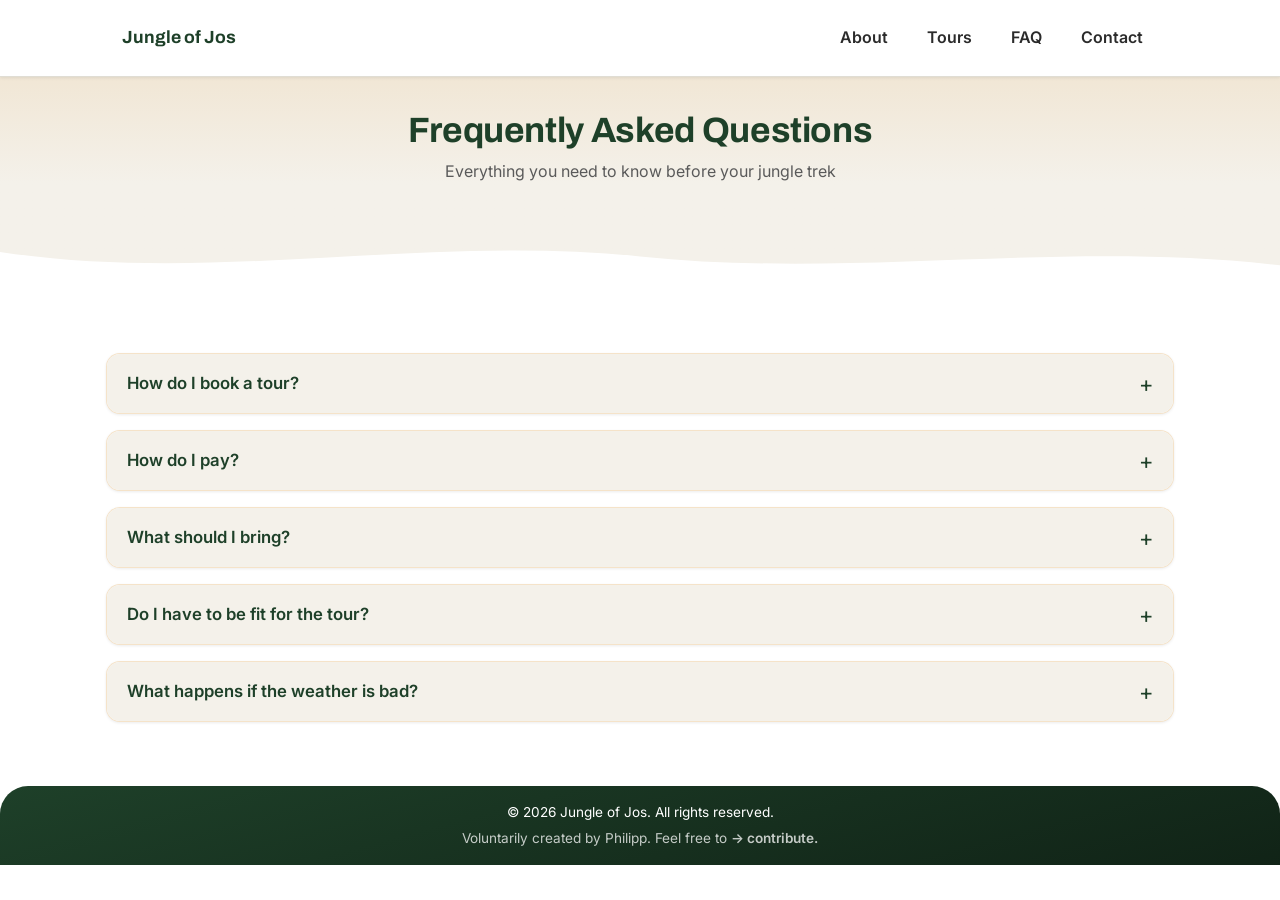
<file: faq.html>
<!DOCTYPE html>
<html lang="en">

<head>
  <meta charset="UTF-8">
  <meta name="viewport" content="width=device-width, initial-scale=1.0">
  <title>FAQ - Jungle of Jos</title>
  <meta name="description"
    content="Frequently asked questions about jungle trekking tours with Jungle of Jos in Bukit Lawang, Sumatra: booking, payment, what to bring, and more.">
  <link rel="stylesheet" href="css/style.css">
  <link rel="canonical" href="https://jungle-of-jos.pages.dev/faq.html">
</head>

<body>

  <!-- ============================================= -->
  <!-- NAVIGATION                                     -->
  <!-- ============================================= -->
  <div class="nav-mount"></div>
  <script src="js/nav.js"></script>
  <script src="js/whatsapp-notice.js"></script>

  <main>

    <!-- ============================================= -->
    <!-- FAQ PAGE HEADER                                -->
    <!-- ============================================= -->
    <section class="page-header">
      <h1>Frequently Asked Questions</h1>
      <p class="section-subtitle">Everything you need to know before your jungle trek</p>
    </section>

    <!-- ============================================= -->
    <!-- FAQ ACCORDION                                  -->
    <!-- ============================================= -->
    <section class="faq">
      <div class="faq-accordion">

        <div class="faq-item" id="how-to-book">
          <button type="button" class="faq-question">
            How do I book a tour?
            <span class="faq-icon">+</span>
          </button>
          <div class="faq-answer">
            <p>
              The process to book a tour is very easy.
              Just get in touch with Jos via WhatsApp - there is no
              online booking system. Cover: how to
              If you already know it, you can include:
            </p>
            <ul>
              <li>Arrival date in Bukit Lawang</li>
              <li>Preferred start date and which tour you would like to book</li>
              <li>If you need transfer from Bukit Lawang bus station</li>
              <li>Number of clients</li>
            </ul>
            <p>
              <strong>Group size:</strong> All tours require a minimum of 2 people to
              run. If you're traveling alone, Jos can often place you with an
              existing group — but this can't always be guaranteed for the next
              available day, so you may need to join a group whose trek is already
              scheduled. Let Jos know as early as possible if you're booking solo.
            </p>
          </div>
        </div>

        <div class="faq-item" id="payment">
          <button type="button" class="faq-question">
            How do I pay?
            <span class="faq-icon">+</span>
          </button>
          <div class="faq-answer">
            <p>
              Payment is cash only, paid in person — no online payment
              or deposit required. Please bring the exact amount in cash.
              You can withdraw cash in some hotels as well, but they will cahrge a fee.
              It is recommended to get it already in advance.
            </p>
          </div>
        </div>

        <div class="faq-item" id="equipment">
          <button type="button" class="faq-question">
            What should I bring?
            <span class="faq-icon">+</span>
          </button>
          <div class="faq-answer">
            <p>
              The packing list depends heavily on the tour you want to book.
              General, for all tours, bring:
            </p>
            <ul>
              <li>Light backpack</li>
              <li>Rain coat</li>
              <li>Boots for hiking (for shorter treks sneakers are enough, for longer treks, we recommend hiking shoes)
                &and; ne pair of Flip-Flops or similar for the evenings</li>
              <li>Insect repellent & optional sunscreen</li>
              <li>One big waterbottle (should last you for the trekking part. can be refilled only at the camps)</li>
              <li>Long pants and long socks for hiking.</li>
              <li>Swimwear & towel</li>
              <li>Enough other clothes for the hiking days. Clotes can be washed in the river, but drying depends on
                weather conditions</li>
            </ul>
            <p>
            You can leave the rest of your luggage at the hotel during your trekking. Just bring required equipment.
            Consider weather conditions yourself. If the forecast predicts rain, prepare some extra cloths.
            </p>
          </div>
        </div>

        <div class="faq-item" id="fitness-requirements">
          <button type="button" class="faq-question">
            Do I have to be fit for the tour?
            <span class="faq-icon">+</span>
          </button>
          <div class="faq-answer">
            <p>
              In the multi day treks, most of the days you will be walking through the jungle
              for several hours. There are no mountains to be climbed but terrain can be difficult
              and there is some altitude to be overcome. A basic fitness level is definately required.
              But Jos will adjust the tempo and difficulty to the needs of the group.
              For the shorter treks No specific fitness level is required.
            </p>
          </div>
        </div>

        <div class="faq-item" id="weather-cancellation">
          <button type="button" class="faq-question">
            What happens if the weather is bad?
            <span class="faq-icon">+</span>
          </button>
          <div class="faq-answer">
            <p>
              In case of severe storms, a tour may be spontaneously postponed or cancelled for safety reasons,
              though this is rare. Since there's no advance payment, there's no refund process
              needed — this is handled on a trust basis between traveler and guide.
              Just prepare your packing according to the weather forecast.
            </p>
          </div>
        </div>

      </div>
    </section>

  </main>

  <!-- ============================================= -->
  <!-- FOOTER                                         -->
  <!-- ============================================= -->
  <div class="footer-mount"></div>
  <script src="js/footer.js"></script>

  <script>
    // Accordion toggle behavior - only one item open at a time, so opening
    // one closes whichever else was already open.
    function closeOtherFaqItems(except) {
      document.querySelectorAll('.faq-item.is-open').forEach(function (item) {
        if (item !== except) item.classList.remove('is-open');
      });
    }

    document.querySelectorAll('.faq-question').forEach(function (button) {
      button.addEventListener('click', function () {
        var item = button.closest('.faq-item');
        var wasOpen = item.classList.contains('is-open');
        closeOtherFaqItems(item);
        item.classList.toggle('is-open', !wasOpen);
      });
    });

    // Deep-link support: if the URL has a #hash matching a FAQ item,
    // automatically open that item and scroll to it.
    // This allows links like "faq.html#how-to-book" from other pages
    // (e.g. the nav's "How to Book" link) to land directly on an opened answer.
    function openFaqFromHash() {
      var hash = window.location.hash.replace('#', '');
      if (!hash) return;
      var target = document.getElementById(hash);
      if (target && target.classList.contains('faq-item')) {
        closeOtherFaqItems(target);
        target.classList.add('is-open');
        target.scrollIntoView({ behavior: 'smooth', block: 'start' });
      }
    }

    window.addEventListener('DOMContentLoaded', openFaqFromHash);
    window.addEventListener('hashchange', openFaqFromHash);
  </script>

</body>

</html>
</file>
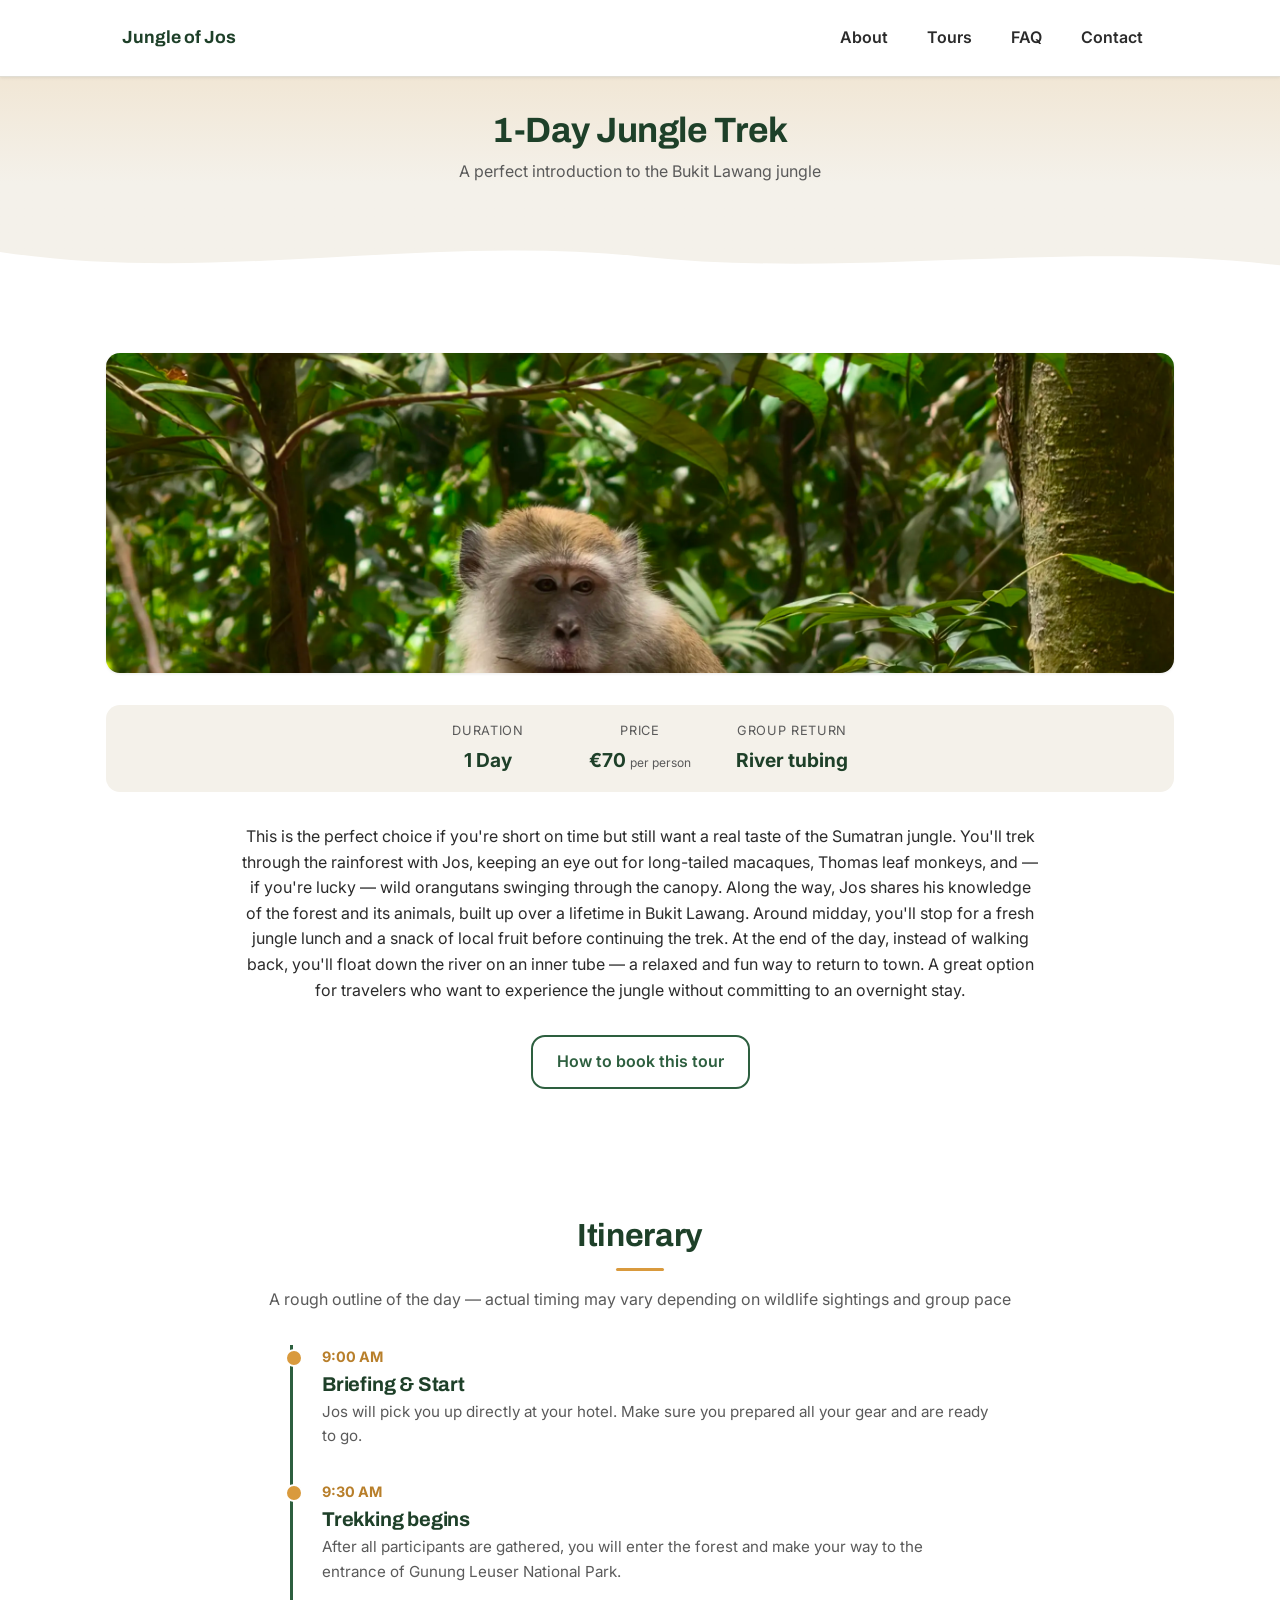
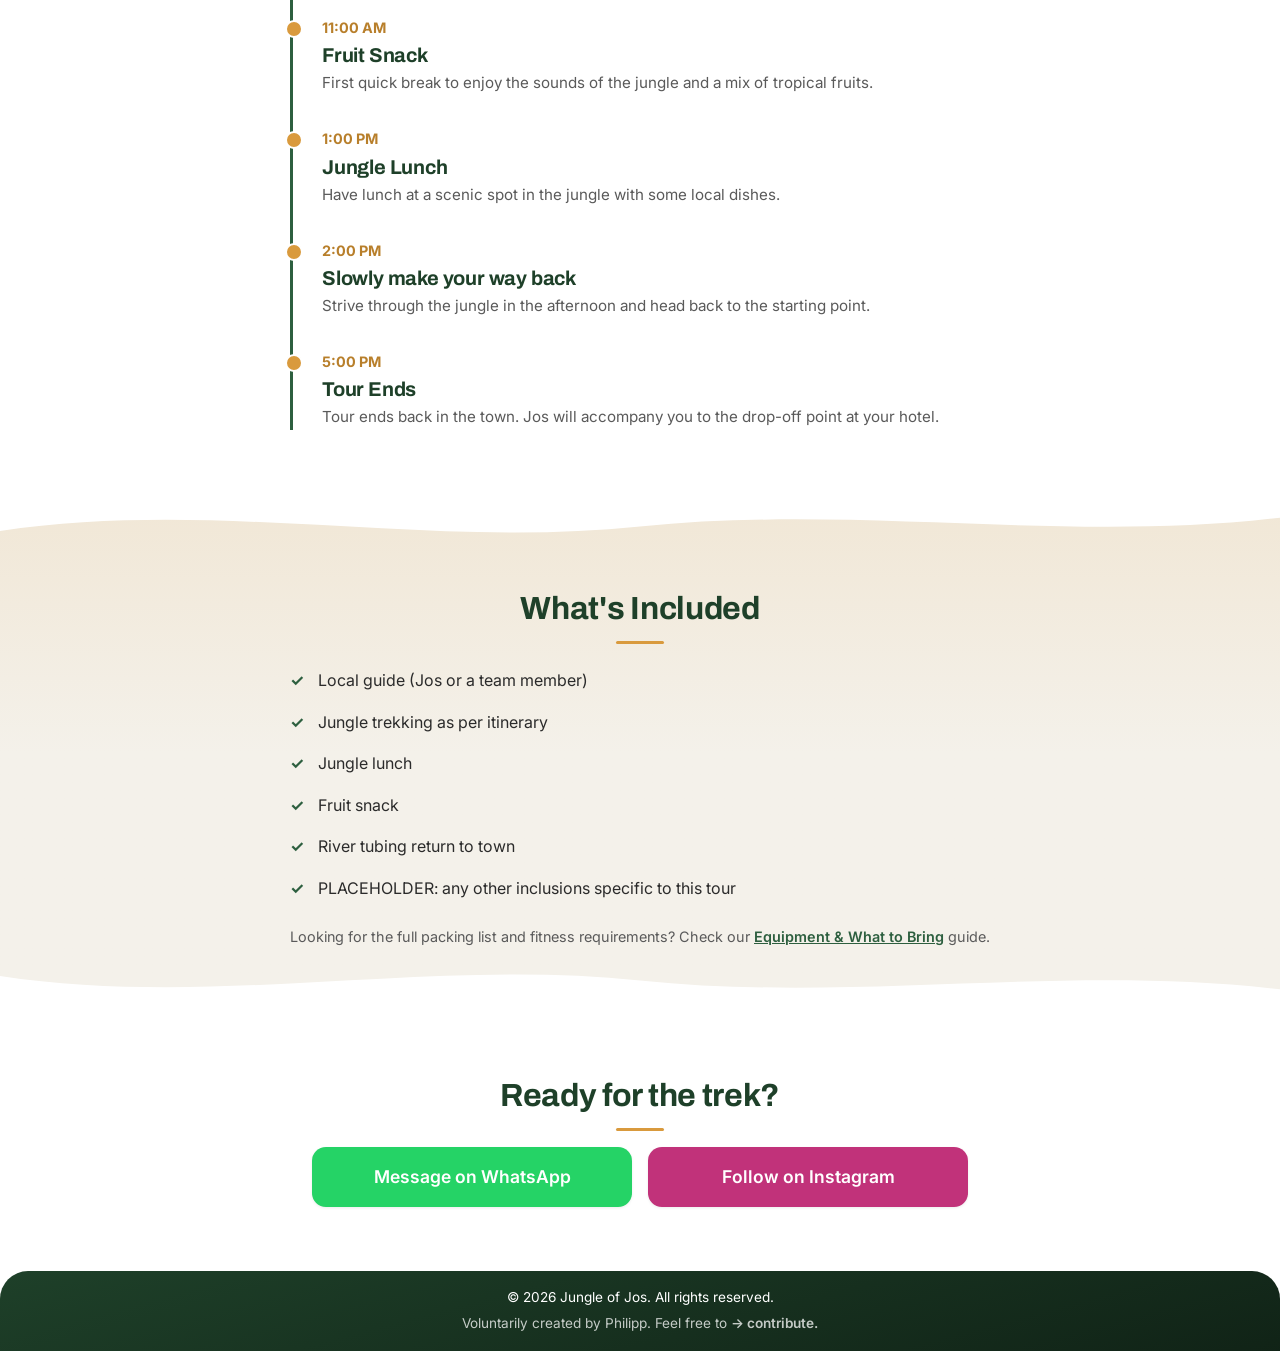
<file: tours/1-day.html>
<!DOCTYPE html>
<html lang="en">
<head>
  <meta charset="UTF-8">
  <meta name="viewport" content="width=device-width, initial-scale=1.0">
  <title>1-Day Jungle Trek - Jungle of Jos</title>
  <meta name="description" content="1-Day Jungle Trek in Bukit Lawang: itinerary, what's included, and pricing. Spot orangutans and monkeys with local guide Jos.">
  <link rel="stylesheet" href="../css/style.css">
  <link rel="canonical" href="https://jungle-of-jos.pages.dev/tours/1-day.html">
</head>
<body>

  <!-- ============================================= -->
  <!-- NAVIGATION                                     -->
  <!-- ============================================= -->
  <div class="nav-mount"></div>
  <script src="../js/nav.js"></script>
  <script src="../js/whatsapp-notice.js"></script>

  <main>

    <!-- ============================================= -->
    <!-- TOUR PAGE HEADER                               -->
    <!-- ============================================= -->
    <section class="page-header">
      <h1>1-Day Jungle Trek</h1>
      <p class="section-subtitle">A perfect introduction to the Bukit Lawang jungle</p>
    </section>

    <!-- ============================================= -->
    <!-- TOUR HERO IMAGE + QUICK FACTS                  -->
    <!-- ============================================= -->
    <section class="tour-detail-intro">
      <img src="../images/makak1.webp" alt="Macaque monkey sitting on a fallen tree trunk in the jungle" class="tour-detail-image">

      <div class="tour-quick-facts">
        <div class="quick-fact">
          <span class="quick-fact-label">Duration</span>
          <span class="quick-fact-value">1 Day</span>
        </div>
        <div class="quick-fact">
          <span class="quick-fact-label">Price</span>
          <span class="quick-fact-value">€70 <span class="quick-fact-unit">per person</span></span>
        </div>
        <div class="quick-fact">
          <span class="quick-fact-label">Group return</span>
          <span class="quick-fact-value">River tubing</span>
        </div>
      </div>

      <p class="tour-detail-description">
        This is the perfect choice if you're short on time but still want a real taste of the Sumatran jungle. You'll trek through the rainforest with Jos, keeping an eye out for long-tailed macaques, Thomas leaf monkeys, and — if you're lucky — wild orangutans swinging through the canopy. Along the way, Jos shares his knowledge of the forest and its animals, built up over a lifetime in Bukit Lawang. Around midday, you'll stop for a fresh jungle lunch and a snack of local fruit before continuing the trek. At the end of the day, instead of walking back, you'll float down the river on an inner tube — a relaxed and fun way to return to town. A great option for travelers who want to experience the jungle without committing to an overnight stay.
      </p>

      <a href="../faq.html#how-to-book" class="btn btn-outline">How to book this tour</a>
    </section>

    <!-- ============================================= -->
    <!-- ITINERARY                                      -->
    <!-- ============================================= -->
    <section class="itinerary">
      <h2>Itinerary</h2>
      <p class="section-subtitle">A rough outline of the day — actual timing may vary depending on wildlife sightings and group pace</p>

      <ol class="itinerary-list">
        <li class="itinerary-step">
          <span class="itinerary-time">9:00 AM</span>
          <div class="itinerary-content">
            <h3>Briefing & Start</h3>
            <p>Jos will pick you up directly at your hotel. Make sure you prepared all your gear and are ready to go.</p>
          </div>
        </li>
        <li class="itinerary-step">
          <span class="itinerary-time">9:30 AM</span>
          <div class="itinerary-content">
            <h3>Trekking begins</h3>
            <p>After all participants are gathered, you will enter the forest and make your way to the entrance of Gunung Leuser National Park.</p>
          </div>
        </li>
        <li class="itinerary-step">
          <span class="itinerary-time">11:00 AM</span>
          <div class="itinerary-content">
            <h3>Fruit Snack</h3>
            <p>First quick break to enjoy the sounds of the jungle and a mix of tropical fruits.</p>
          </div>
        </li>
        <li class="itinerary-step">
          <span class="itinerary-time">1:00 PM</span>
          <div class="itinerary-content">
            <h3>Jungle Lunch</h3>
            <p>Have lunch at a scenic spot in the jungle with some local dishes.</p>
          </div>
        </li>
        <li class="itinerary-step">
          <span class="itinerary-time">2:00 PM</span>
          <div class="itinerary-content">
            <h3>Slowly make your way back</h3>
            <p>Strive through the jungle in the afternoon and head back to the starting point.</p>
          </div>
        </li>
        <li class="itinerary-step">
          <span class="itinerary-time">5:00 PM</span>
          <div class="itinerary-content">
            <h3>Tour Ends</h3>
            <p>Tour ends back in the town. Jos will accompany you to the drop-off point at your hotel.</p>
          </div>
        </li>
      </ol>
    </section>

    <!-- ============================================= -->
    <!-- WHAT'S INCLUDED                                -->
    <!-- ============================================= -->
    <section class="whats-included">
      <h2>What's Included</h2>
      <ul class="included-list">
        <li>Local guide (Jos or a team member)</li>
        <li>Jungle trekking as per itinerary</li>
        <li>Jungle lunch</li>
        <li>Fruit snack</li>
        <li>River tubing return to town</li>
        <li>PLACEHOLDER: any other inclusions specific to this tour</li>
      </ul>

      <p class="whats-included-note">
        Looking for the full packing list and fitness requirements? Check our
        <a href="../faq.html#equipment">Equipment & What to Bring</a> guide.
      </p>
    </section>

    <!-- ============================================= -->
    <!-- CALL TO ACTION                                 -->
    <!-- ============================================= -->
    <div class="cta-mount"></div>
    <script src="../js/cta.js"></script>

  </main>

  <!-- ============================================= -->
  <!-- FOOTER                                         -->
  <!-- ============================================= -->
  <div class="footer-mount"></div>
  <script src="../js/footer.js"></script>


</body>
</html>
</file>
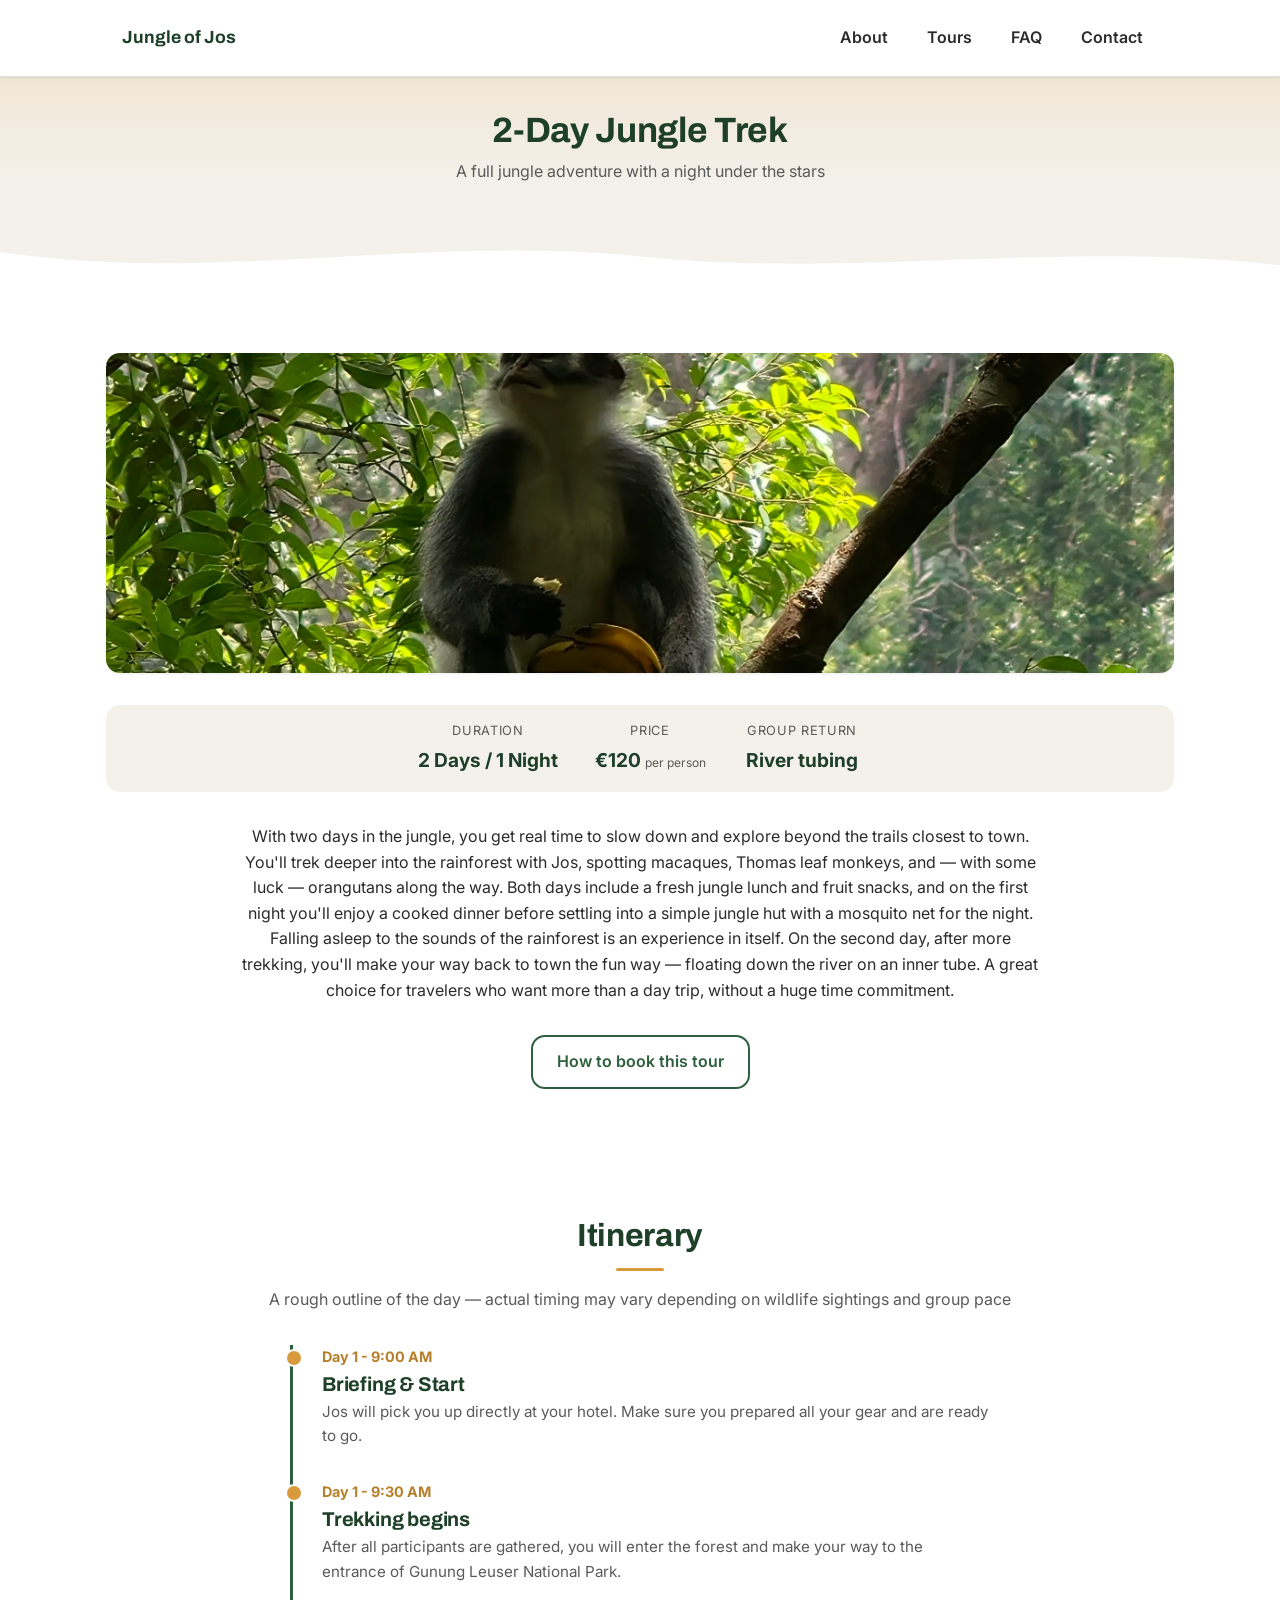
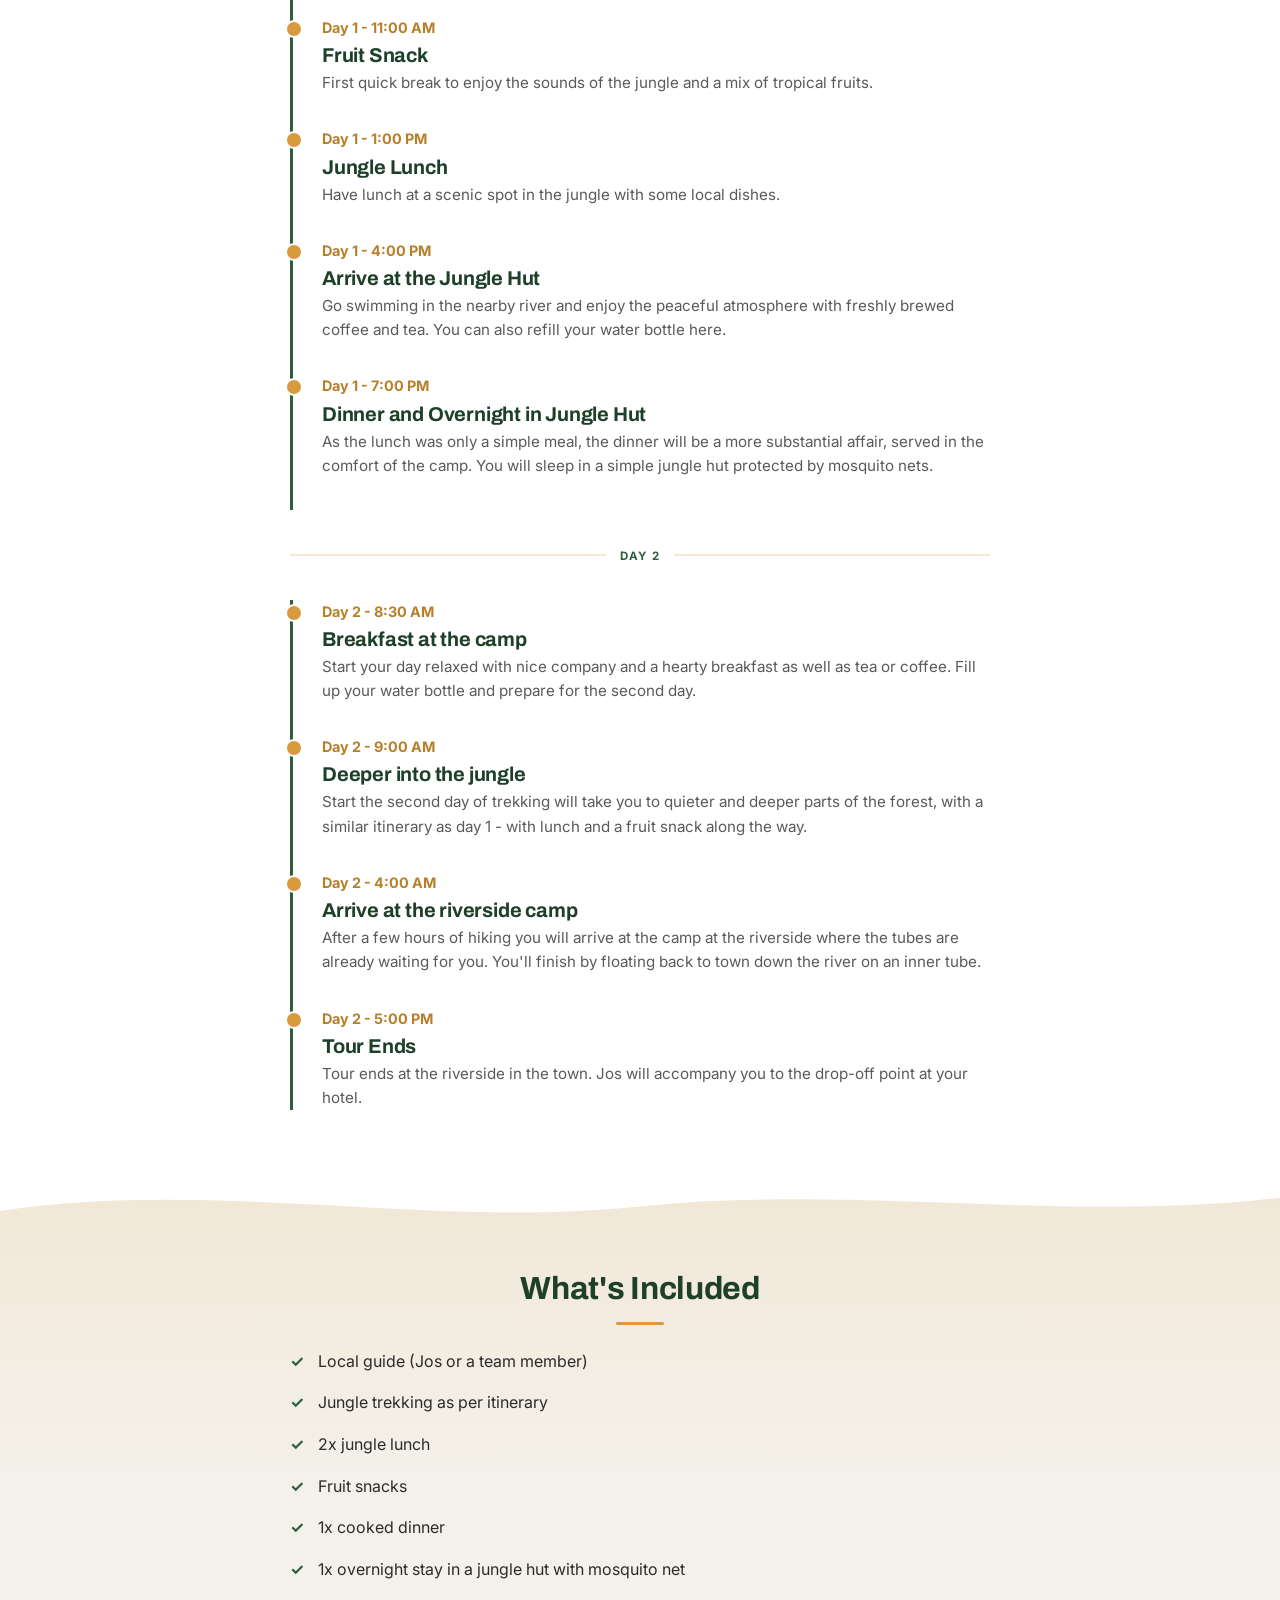
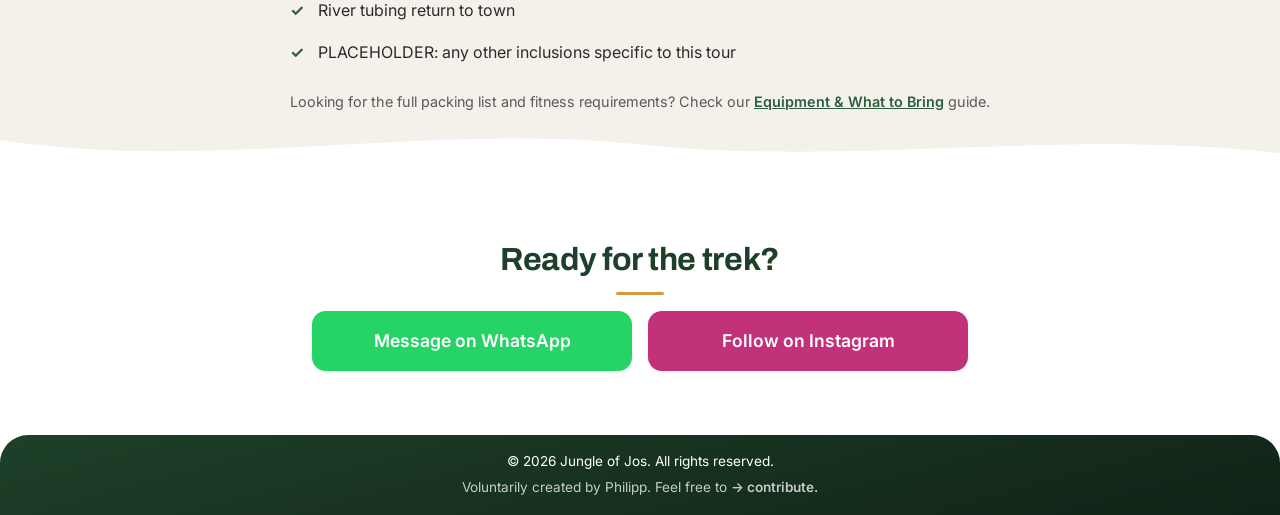
<file: tours/2-day.html>
<!DOCTYPE html>
<html lang="en">
<head>
  <meta charset="UTF-8">
  <meta name="viewport" content="width=device-width, initial-scale=1.0">
  <title>2-Day Jungle Trek - Jungle of Jos</title>
  <meta name="description" content="2-Day Jungle Trek in Bukit Lawang: itinerary, what's included, and pricing. Trek deeper into the jungle and sleep in a jungle hut with local guide Jos.">
  <link rel="stylesheet" href="../css/style.css">
  <link rel="canonical" href="https://jungle-of-jos.pages.dev/tours/2-day.html">
</head>
<body>

  <!-- ============================================= -->
  <!-- NAVIGATION                                     -->
  <!-- ============================================= -->
  <div class="nav-mount"></div>
  <script src="../js/nav.js"></script>
  <script src="../js/whatsapp-notice.js"></script>

  <main>

    <!-- ============================================= -->
    <!-- TOUR PAGE HEADER                               -->
    <!-- ============================================= -->
    <section class="page-header">
      <h1>2-Day Jungle Trek</h1>
      <p class="section-subtitle">A full jungle adventure with a night under the stars</p>
    </section>

    <!-- ============================================= -->
    <!-- TOUR HERO IMAGE + QUICK FACTS                  -->
    <!-- ============================================= -->
    <section class="tour-detail-intro">
      <img src="../images/thomas1.webp" alt="Thomas monkey sitting on a branch eating a banana in the jungle canopy" class="tour-detail-image">

      <div class="tour-quick-facts">
        <div class="quick-fact">
          <span class="quick-fact-label">Duration</span>
          <span class="quick-fact-value">2 Days / 1 Night</span>
        </div>
        <div class="quick-fact">
          <span class="quick-fact-label">Price</span>
          <span class="quick-fact-value">€120 <span class="quick-fact-unit">per person</span></span>
        </div>
        <div class="quick-fact">
          <span class="quick-fact-label">Group return</span>
          <span class="quick-fact-value">River tubing</span>
        </div>
      </div>

      <p class="tour-detail-description">
        With two days in the jungle, you get real time to slow down and explore beyond the trails closest to town. You'll trek deeper into the rainforest with Jos, spotting macaques, Thomas leaf monkeys, and — with some luck — orangutans along the way. Both days include a fresh jungle lunch and fruit snacks, and on the first night you'll enjoy a cooked dinner before settling into a simple jungle hut with a mosquito net for the night. Falling asleep to the sounds of the rainforest is an experience in itself. On the second day, after more trekking, you'll make your way back to town the fun way — floating down the river on an inner tube. A great choice for travelers who want more than a day trip, without a huge time commitment.
      </p>

      <a href="../faq.html#how-to-book" class="btn btn-outline">How to book this tour</a>
    </section>

    <!-- ============================================= -->
    <!-- ITINERARY                                      -->
    <!-- ============================================= -->
    <section class="itinerary">
      <h2>Itinerary</h2>
      <p class="section-subtitle">A rough outline of the day — actual timing may vary depending on wildlife sightings and group pace</p>

      <ol class="itinerary-list">
        <li class="itinerary-step">
          <span class="itinerary-time">Day 1 - 9:00 AM</span>
          <div class="itinerary-content">
            <h3>Briefing & Start</h3>
            <p>Jos will pick you up directly at your hotel. Make sure you prepared all your gear and are ready to go.</p>
          </div>
        </li>
        <li class="itinerary-step">
          <span class="itinerary-time">Day 1 - 9:30 AM</span>
          <div class="itinerary-content">
            <h3>Trekking begins</h3>
            <p>After all participants are gathered, you will enter the forest and make your way to the entrance of Gunung Leuser National Park.</p>
          </div>
        </li>
        <li class="itinerary-step">
          <span class="itinerary-time">Day 1 - 11:00 AM</span>
          <div class="itinerary-content">
            <h3>Fruit Snack</h3>
            <p>First quick break to enjoy the sounds of the jungle and a mix of tropical fruits.</p>
          </div>
        </li>
        <li class="itinerary-step">
          <span class="itinerary-time">Day 1 - 1:00 PM</span>
          <div class="itinerary-content">
            <h3>Jungle Lunch</h3>
            <p>Have lunch at a scenic spot in the jungle with some local dishes.</p>
          </div>
        </li>
        <li class="itinerary-step">
          <span class="itinerary-time">Day 1 - 4:00 PM</span>
          <div class="itinerary-content">
            <h3>Arrive at the Jungle Hut</h3>
            <p>Go swimming in the nearby river and enjoy the peaceful atmosphere with freshly brewed coffee and tea. You can also refill your water bottle here.</p>
          </div>
        </li>
        <li class="itinerary-step">
          <span class="itinerary-time">Day 1 - 7:00 PM</span>
          <div class="itinerary-content">
            <h3>Dinner and Overnight in Jungle Hut</h3>
            <p>As the lunch was only a simple meal, the dinner will be a more substantial affair, served in the comfort of the camp. You will sleep in a simple jungle hut protected by mosquito nets.</p>
          </div>
        </li>

        <li class="itinerary-day-break"><span>Day 2</span></li>

        <li class="itinerary-step">
          <span class="itinerary-time">Day 2 - 8:30 AM</span>
          <div class="itinerary-content">
            <h3>Breakfast at the camp</h3>
            <p>Start your day relaxed with nice company and a hearty breakfast as well as tea or coffee. Fill up your water bottle and prepare for the second day.</p>
          </div>
        </li>
        <li class="itinerary-step">
          <span class="itinerary-time">Day 2 - 9:00 AM</span>
          <div class="itinerary-content">
            <h3>Deeper into the jungle</h3>
            <p>Start the second day of trekking will take you to quieter and deeper parts of the forest, with a similar itinerary as day 1 - with lunch and a fruit snack along the way.</p>
          </div>
        </li>

        <li class="itinerary-step">
          <span class="itinerary-time">Day 2 - 4:00 AM</span>
          <div class="itinerary-content">
            <h3>Arrive at the riverside camp</h3>
            <p>After a few hours of hiking you will arrive at the camp at the riverside where the tubes are already waiting for you. You'll finish by floating back to town down the river on an inner tube.</p>
          </div>
        </li>
        <li class="itinerary-step">
          <span class="itinerary-time">Day 2 - 5:00 PM</span>
          <div class="itinerary-content">
            <h3>Tour Ends</h3>
            <p>Tour ends at the riverside in the town. Jos will accompany you to the drop-off point at your hotel.</p>
          </div>
        </li>
      </ol>
    </section>

    <!-- ============================================= -->
    <!-- WHAT'S INCLUDED                                -->
    <!-- ============================================= -->
    <section class="whats-included">
      <h2>What's Included</h2>
      <ul class="included-list">
        <li>Local guide (Jos or a team member)</li>
        <li>Jungle trekking as per itinerary</li>
        <li>2x jungle lunch</li>
        <li>Fruit snacks</li>
        <li>1x cooked dinner</li>
        <li>1x overnight stay in a jungle hut with mosquito net</li>
        <li>River tubing return to town</li>
        <li>PLACEHOLDER: any other inclusions specific to this tour</li>
      </ul>

      <p class="whats-included-note">
        Looking for the full packing list and fitness requirements? Check our
        <a href="../faq.html#equipment">Equipment & What to Bring</a> guide.
      </p>
    </section>

    <!-- ============================================= -->
    <!-- CALL TO ACTION                                 -->
    <!-- ============================================= -->
    <div class="cta-mount"></div>
    <script src="../js/cta.js"></script>

  </main>

  <!-- ============================================= -->
  <!-- FOOTER                                         -->
  <!-- ============================================= -->
  <div class="footer-mount"></div>
  <script src="../js/footer.js"></script>


</body>
</html>
</file>
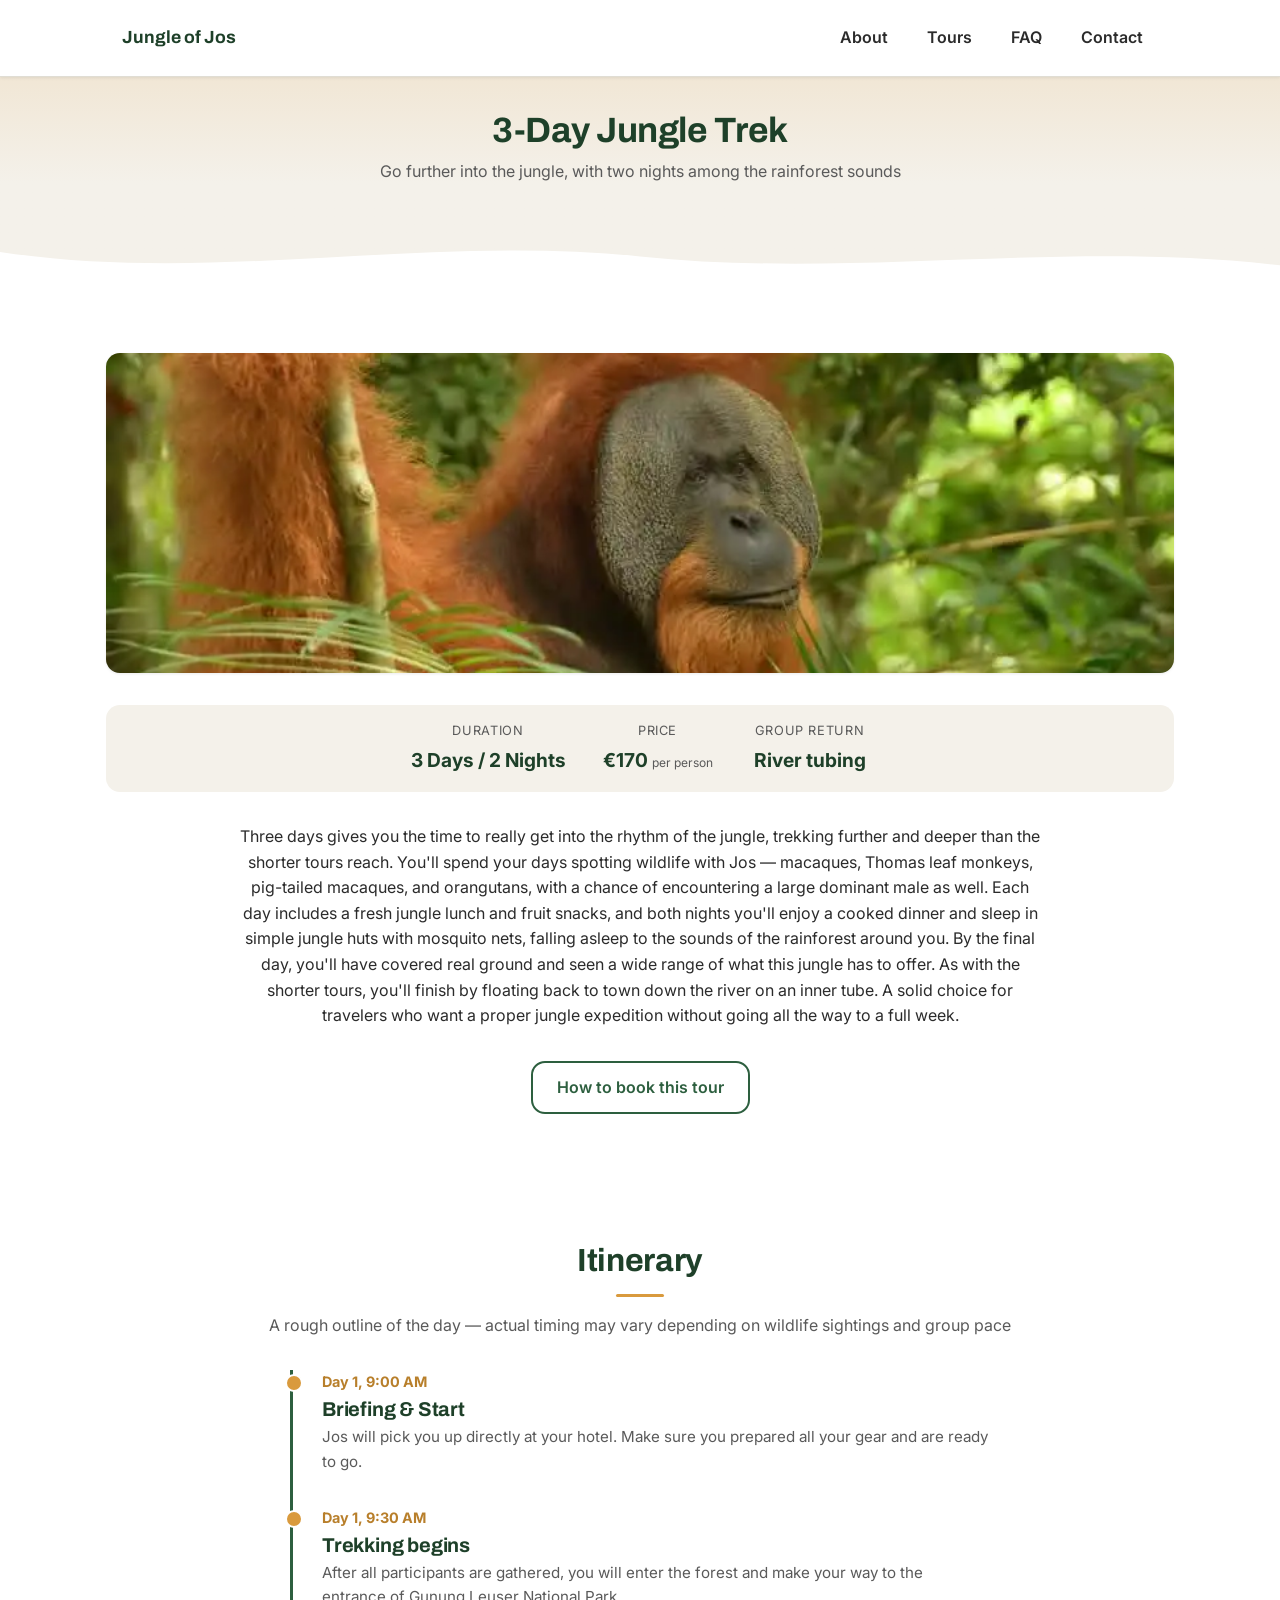
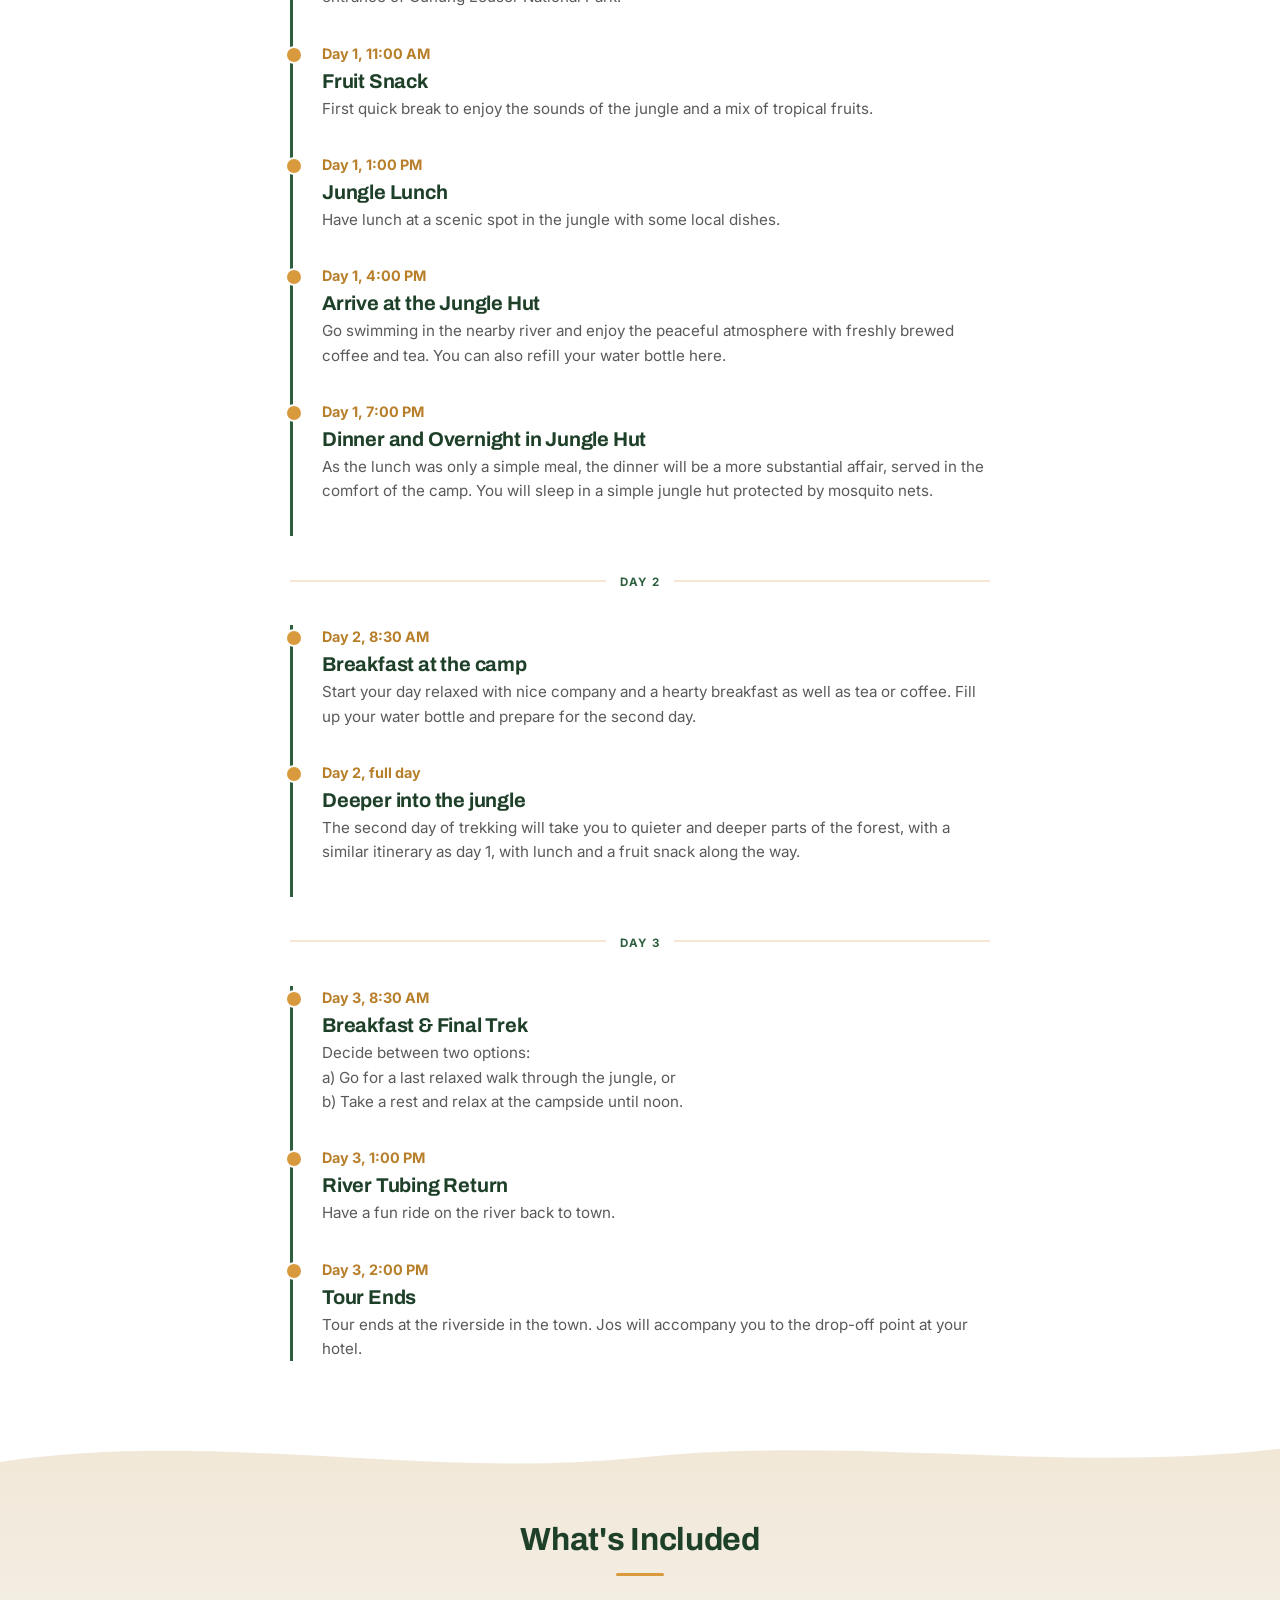
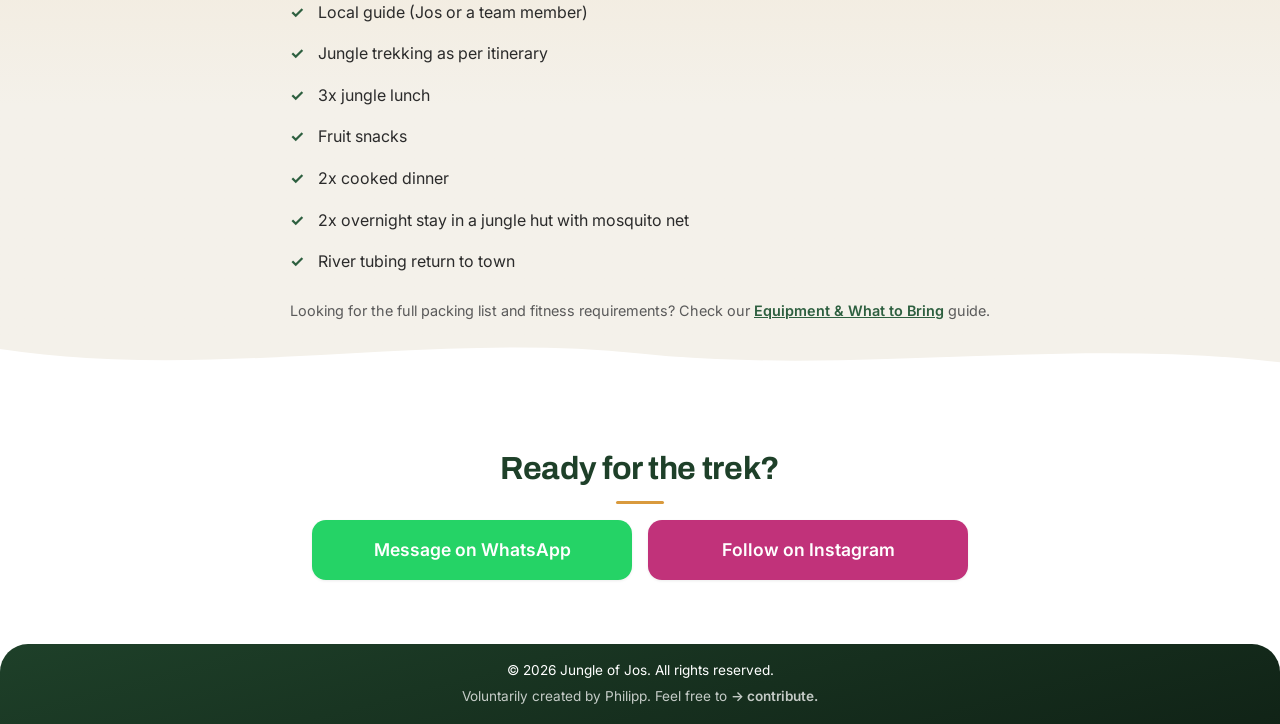
<file: tours/3-day.html>
<!DOCTYPE html>
<html lang="en">
<head>
  <meta charset="UTF-8">
  <meta name="viewport" content="width=device-width, initial-scale=1.0">
  <title>3-Day Jungle Trek - Jungle of Jos</title>
  <meta name="description" content="3-Day Jungle Trek in Bukit Lawang: itinerary, what's included, and pricing. Go deeper into the jungle with local guide Jos.">
  <link rel="stylesheet" href="../css/style.css">
  <link rel="canonical" href="https://jungle-of-jos.pages.dev/tours/3-day.html">
</head>
<body>

  <!-- ============================================= -->
  <!-- NAVIGATION                                     -->
  <!-- ============================================= -->
  <div class="nav-mount"></div>
  <script src="../js/nav.js"></script>
  <script src="../js/whatsapp-notice.js"></script>

  <main>

    <!-- ============================================= -->
    <!-- TOUR PAGE HEADER                               -->
    <!-- ============================================= -->
    <section class="page-header">
      <h1>3-Day Jungle Trek</h1>
      <p class="section-subtitle">Go further into the jungle, with two nights among the rainforest sounds</p>
    </section>

    <!-- ============================================= -->
    <!-- TOUR HERO IMAGE + QUICK FACTS                  -->
    <!-- ============================================= -->
    <section class="tour-detail-intro">
      <img src="../images/orang5.webp" alt="Close-up of an orangutan's face peering through palm leaves in the jungle" class="tour-detail-image">

      <div class="tour-quick-facts">
        <div class="quick-fact">
          <span class="quick-fact-label">Duration</span>
          <span class="quick-fact-value">3 Days / 2 Nights</span>
        </div>
        <div class="quick-fact">
          <span class="quick-fact-label">Price</span>
          <span class="quick-fact-value">€170 <span class="quick-fact-unit">per person</span></span>
        </div>
        <div class="quick-fact">
          <span class="quick-fact-label">Group return</span>
          <span class="quick-fact-value">River tubing</span>
        </div>
      </div>

      <p class="tour-detail-description">
        Three days gives you the time to really get into the rhythm of the jungle, trekking further and deeper than the shorter tours reach. You'll spend your days spotting wildlife with Jos — macaques, Thomas leaf monkeys, pig-tailed macaques, and orangutans, with a chance of encountering a large dominant male as well. Each day includes a fresh jungle lunch and fruit snacks, and both nights you'll enjoy a cooked dinner and sleep in simple jungle huts with mosquito nets, falling asleep to the sounds of the rainforest around you. By the final day, you'll have covered real ground and seen a wide range of what this jungle has to offer. As with the shorter tours, you'll finish by floating back to town down the river on an inner tube. A solid choice for travelers who want a proper jungle expedition without going all the way to a full week.
      </p>

      <a href="../faq.html#how-to-book" class="btn btn-outline">How to book this tour</a>
    </section>

    <!-- ============================================= -->
    <!-- ITINERARY                                      -->
    <!-- ============================================= -->
    <section class="itinerary">
      <h2>Itinerary</h2>
      <p class="section-subtitle">A rough outline of the day — actual timing may vary depending on wildlife sightings and group pace</p>

      <ol class="itinerary-list">
        <li class="itinerary-step">
          <span class="itinerary-time">Day 1, 9:00 AM</span>
          <div class="itinerary-content">
            <h3>Briefing & Start</h3>
            <p>Jos will pick you up directly at your hotel. Make sure you prepared all your gear and are ready to go.</p>
          </div>
        </li>
        <li class="itinerary-step">
          <span class="itinerary-time">Day 1, 9:30 AM</span>
          <div class="itinerary-content">
            <h3>Trekking begins</h3>
            <p>After all participants are gathered, you will enter the forest and make your way to the entrance of Gunung Leuser National Park.</p>
          </div>
        </li>
        <li class="itinerary-step">
          <span class="itinerary-time">Day 1, 11:00 AM</span>
          <div class="itinerary-content">
            <h3>Fruit Snack</h3>
            <p>First quick break to enjoy the sounds of the jungle and a mix of tropical fruits.</p>
          </div>
        </li>
        <li class="itinerary-step">
          <span class="itinerary-time">Day 1, 1:00 PM</span>
          <div class="itinerary-content">
            <h3>Jungle Lunch</h3>
            <p>Have lunch at a scenic spot in the jungle with some local dishes.</p>
          </div>
        </li>
        <li class="itinerary-step">
          <span class="itinerary-time">Day 1, 4:00 PM</span>
          <div class="itinerary-content">
            <h3>Arrive at the Jungle Hut</h3>
            <p>Go swimming in the nearby river and enjoy the peaceful atmosphere with freshly brewed coffee and tea. You can also refill your water bottle here.</p>
          </div>
        </li>
        <li class="itinerary-step">
          <span class="itinerary-time">Day 1, 7:00 PM</span>
          <div class="itinerary-content">
            <h3>Dinner and Overnight in Jungle Hut</h3>
            <p>As the lunch was only a simple meal, the dinner will be a more substantial affair, served in the comfort of the camp. You will sleep in a simple jungle hut protected by mosquito nets.</p>
          </div>
        </li>

        <li class="itinerary-day-break"><span>Day 2</span></li>

        <li class="itinerary-step">
          <span class="itinerary-time">Day 2, 8:30 AM</span>
          <div class="itinerary-content">
            <h3>Breakfast at the camp</h3>
            <p>Start your day relaxed with nice company and a hearty breakfast as well as tea or coffee. Fill up your water bottle and prepare for the second day.</p>
          </div>
        </li>
        <li class="itinerary-step">
          <span class="itinerary-time">Day 2, full day</span>
          <div class="itinerary-content">
            <h3>Deeper into the jungle</h3>
            <p>The second day of trekking will take you to quieter and deeper parts of the forest, with a similar itinerary as day 1, with lunch and a fruit snack along the way.</p>
          </div>
        </li>

        <li class="itinerary-day-break"><span>Day 3</span></li>

        <li class="itinerary-step">
          <span class="itinerary-time">Day 3, 8:30 AM</span>
          <div class="itinerary-content">
            <h3>Breakfast & Final Trek</h3>
            <p>Decide between two options: <br> a) Go for a last relaxed walk through the jungle, or <br> b) Take a rest and relax at the campside until noon.</p>
          </div>
        </li>
        <li class="itinerary-step">
          <span class="itinerary-time">Day 3, 1:00 PM</span>
          <div class="itinerary-content">
            <h3>River Tubing Return</h3>
            <p>Have a fun ride on the river back to town.</p>
          </div>
        </li>
        <li class="itinerary-step">
          <span class="itinerary-time">Day 3, 2:00 PM</span>
          <div class="itinerary-content">
            <h3>Tour Ends</h3>
            <p>Tour ends at the riverside in the town. Jos will accompany you to the drop-off point at your hotel.</p>
          </div>
        </li>
      </ol>
    </section>

    <!-- ============================================= -->
    <!-- WHAT'S INCLUDED                                -->
    <!-- ============================================= -->
    <section class="whats-included">
      <h2>What's Included</h2>
      <ul class="included-list">
        <li>Local guide (Jos or a team member)</li>
        <li>Jungle trekking as per itinerary</li>
        <li>3x jungle lunch</li>
        <li>Fruit snacks</li>
        <li>2x cooked dinner</li>
        <li>2x overnight stay in a jungle hut with mosquito net</li>
        <li>River tubing return to town</li>
      </ul>

      <p class="whats-included-note">
        Looking for the full packing list and fitness requirements? Check our
        <a href="../faq.html#equipment">Equipment & What to Bring</a> guide.
      </p>
    </section>

    <!-- ============================================= -->
    <!-- CALL TO ACTION                                 -->
    <!-- ============================================= -->
    <div class="cta-mount"></div>
    <script src="../js/cta.js"></script>

  </main>

  <!-- ============================================= -->
  <!-- FOOTER                                         -->
  <!-- ============================================= -->
  <div class="footer-mount"></div>
  <script src="../js/footer.js"></script>


</body>
</html>
</file>
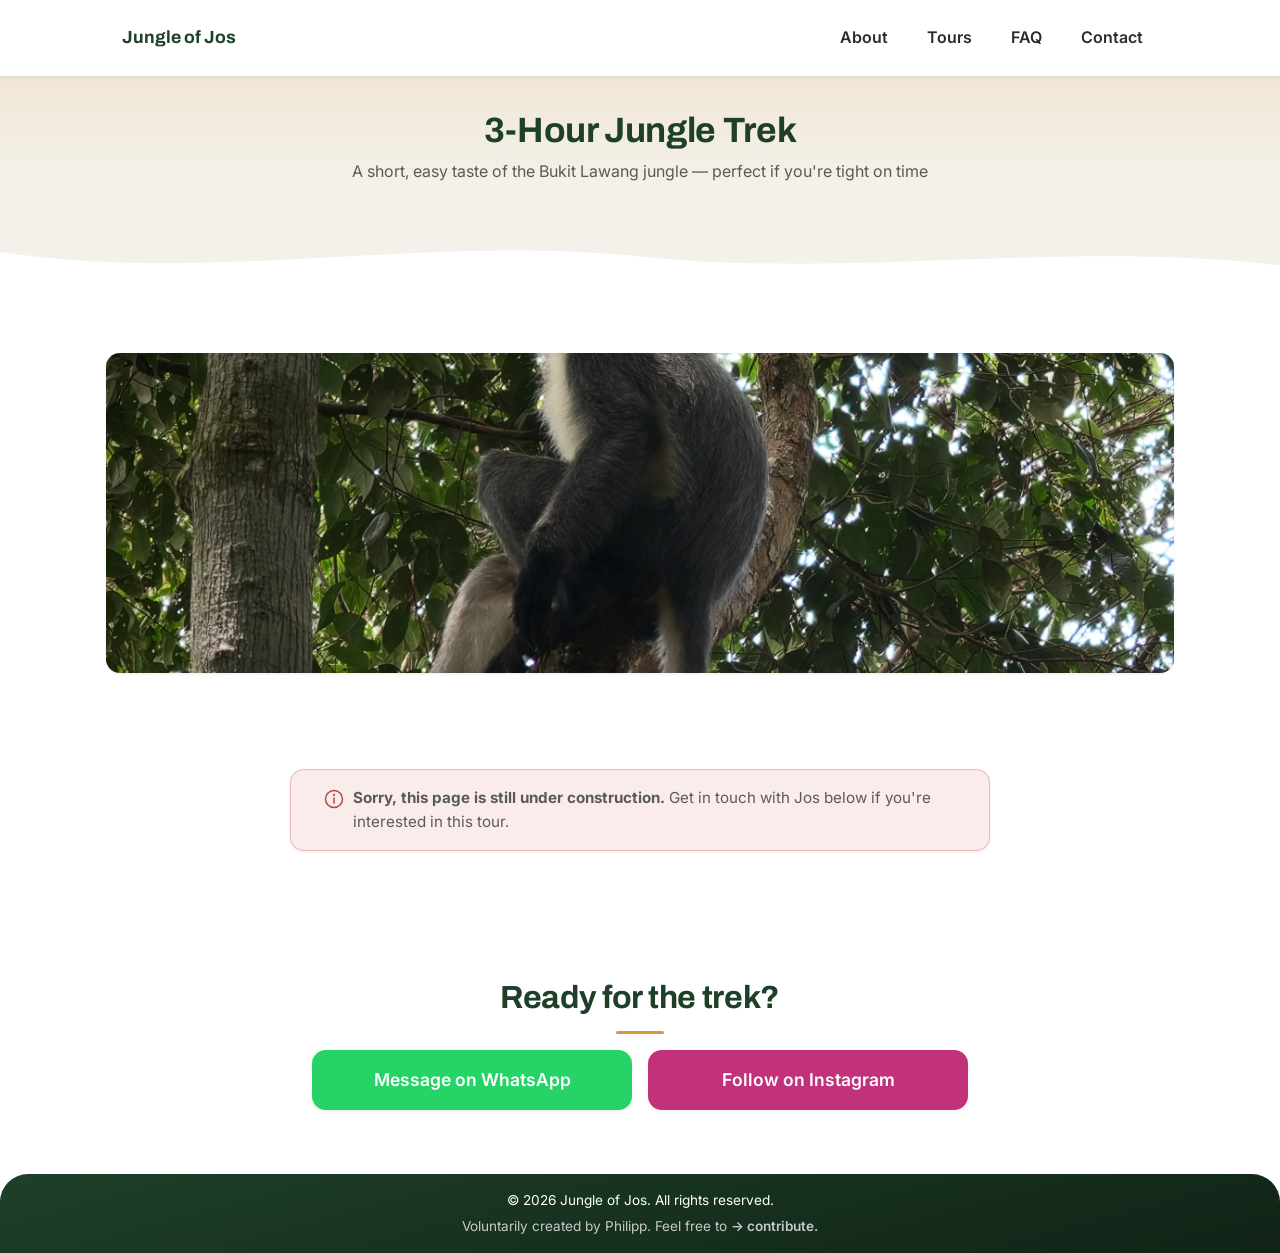
<file: tours/3-hour.html>
<!DOCTYPE html>
<html lang="en">
<head>
  <meta charset="UTF-8">
  <meta name="viewport" content="width=device-width, initial-scale=1.0">
  <title>3-Hour Jungle Trek - Jungle of Jos</title>
  <meta name="description" content="3-Hour Jungle Trek in Bukit Lawang: a short taste of the rainforest with local guide Jos. Itinerary, what's included, and pricing.">
  <link rel="stylesheet" href="../css/style.css">
  <link rel="canonical" href="https://jungle-of-jos.pages.dev/tours/3-hour.html">
</head>
<body>

  <!-- ============================================= -->
  <!-- NAVIGATION                                     -->
  <!-- ============================================= -->
  <div class="nav-mount"></div>
  <script src="../js/nav.js"></script>
  <script src="../js/whatsapp-notice.js"></script>

  <main>

    <!-- ============================================= -->
    <!-- TOUR PAGE HEADER                               -->
    <!-- ============================================= -->
    <section class="page-header">
      <h1>3-Hour Jungle Trek</h1>
      <p class="section-subtitle">A short, easy taste of the Bukit Lawang jungle — perfect if you're tight on time</p>
    </section>

    <!-- ============================================= -->
    <!-- TOUR HERO IMAGE                                -->
    <!-- ============================================= -->
    <section class="tour-detail-intro">
      <img src="../images/thomas2.webp" alt="Thomas monkey sitting on a branch with its long tail hanging down" class="tour-detail-image">
    </section>

    <!-- ============================================= -->
    <!-- CONSTRUCTION NOTE                              -->
    <!-- ============================================= -->
    <section class="construction-note">
      <svg class="construction-note-icon" viewBox="0 0 24 24" fill="none" aria-hidden="true">
        <circle cx="12" cy="12" r="9.25" stroke="currentColor" stroke-width="1.6" />
        <line x1="12" y1="11" x2="12" y2="16.5" stroke="currentColor" stroke-width="1.6" stroke-linecap="round" />
        <circle cx="12" cy="7.5" r="1.15" fill="currentColor" />
      </svg>
      <p>
        <strong>Sorry, this page is still under construction.</strong> Get in touch with Jos below if you're interested in this tour.
      </p>
    </section>

    <!-- ============================================= -->
    <!-- CALL TO ACTION                                 -->
    <!-- ============================================= -->
    <div class="cta-mount"></div>
    <script src="../js/cta.js"></script>

  </main>

  <!-- ============================================= -->
  <!-- FOOTER                                         -->
  <!-- ============================================= -->
  <div class="footer-mount"></div>
  <script src="../js/footer.js"></script>


</body>
</html>
</file>
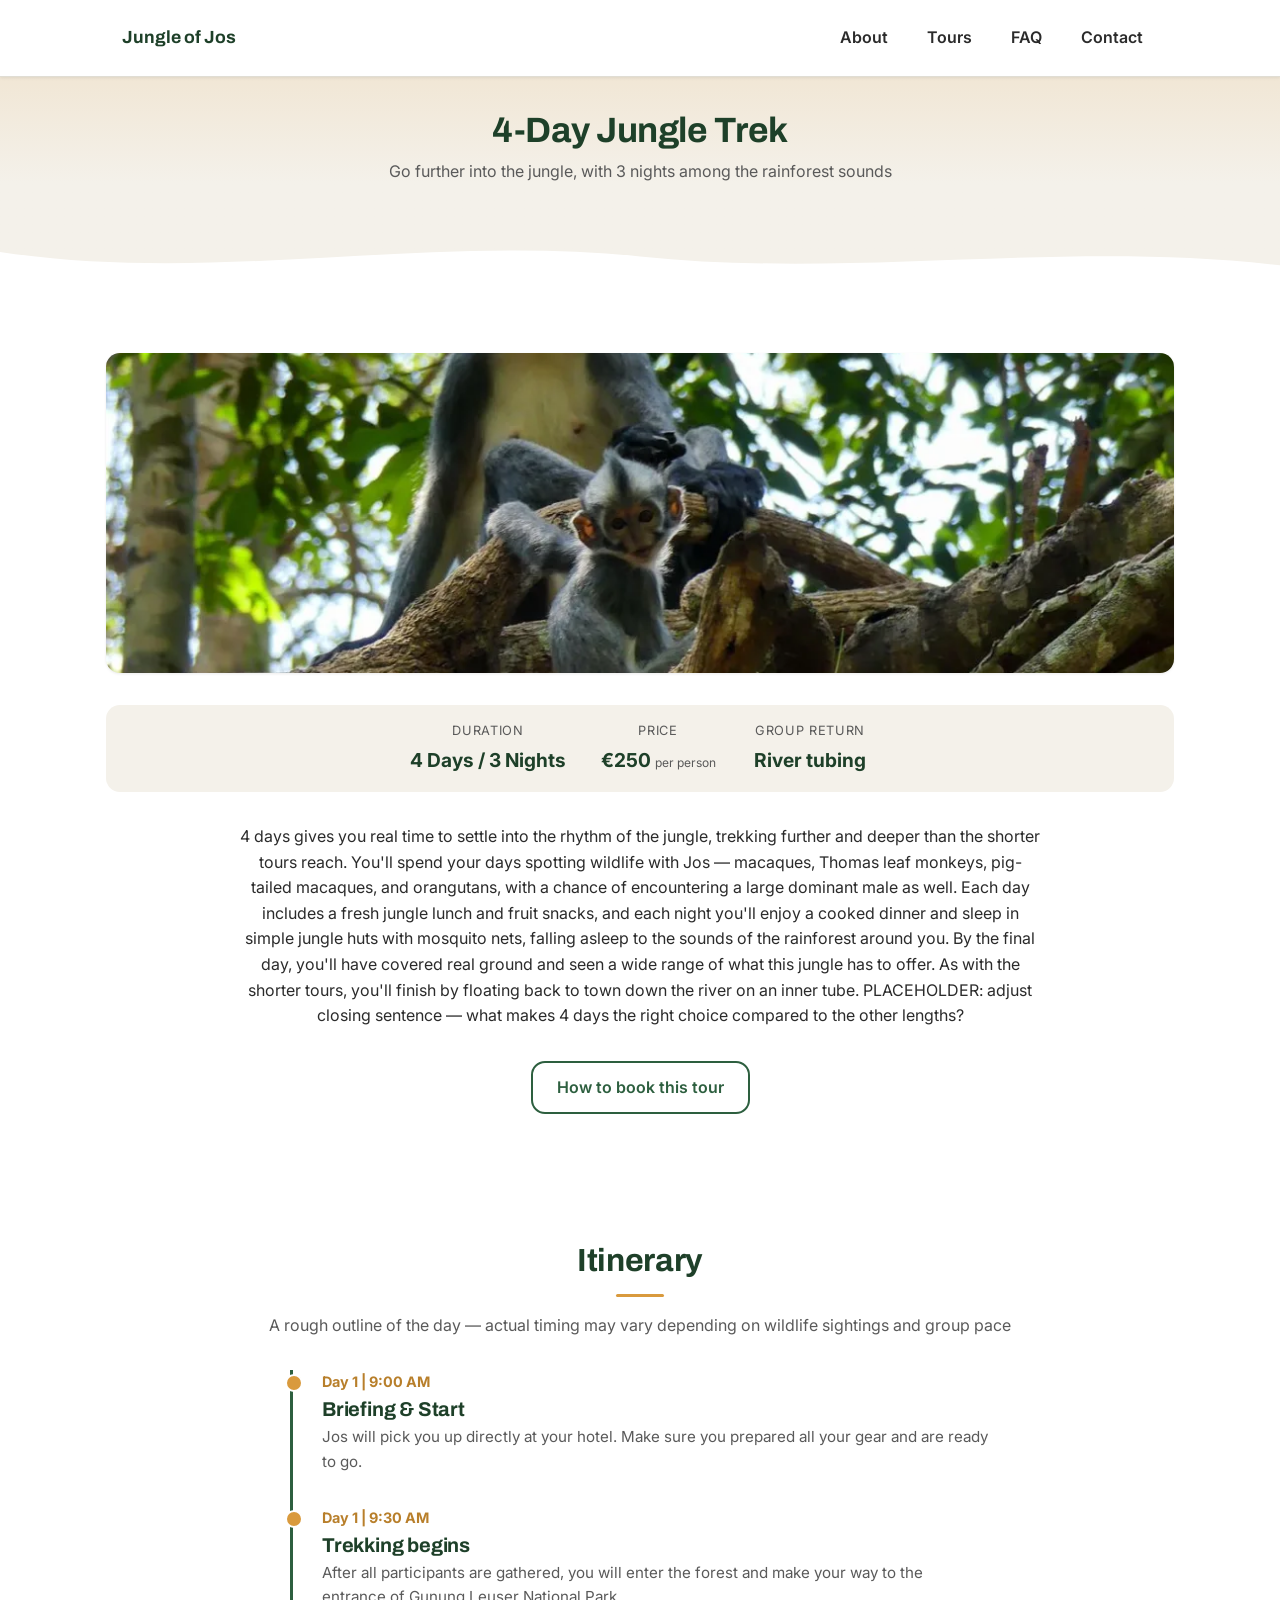
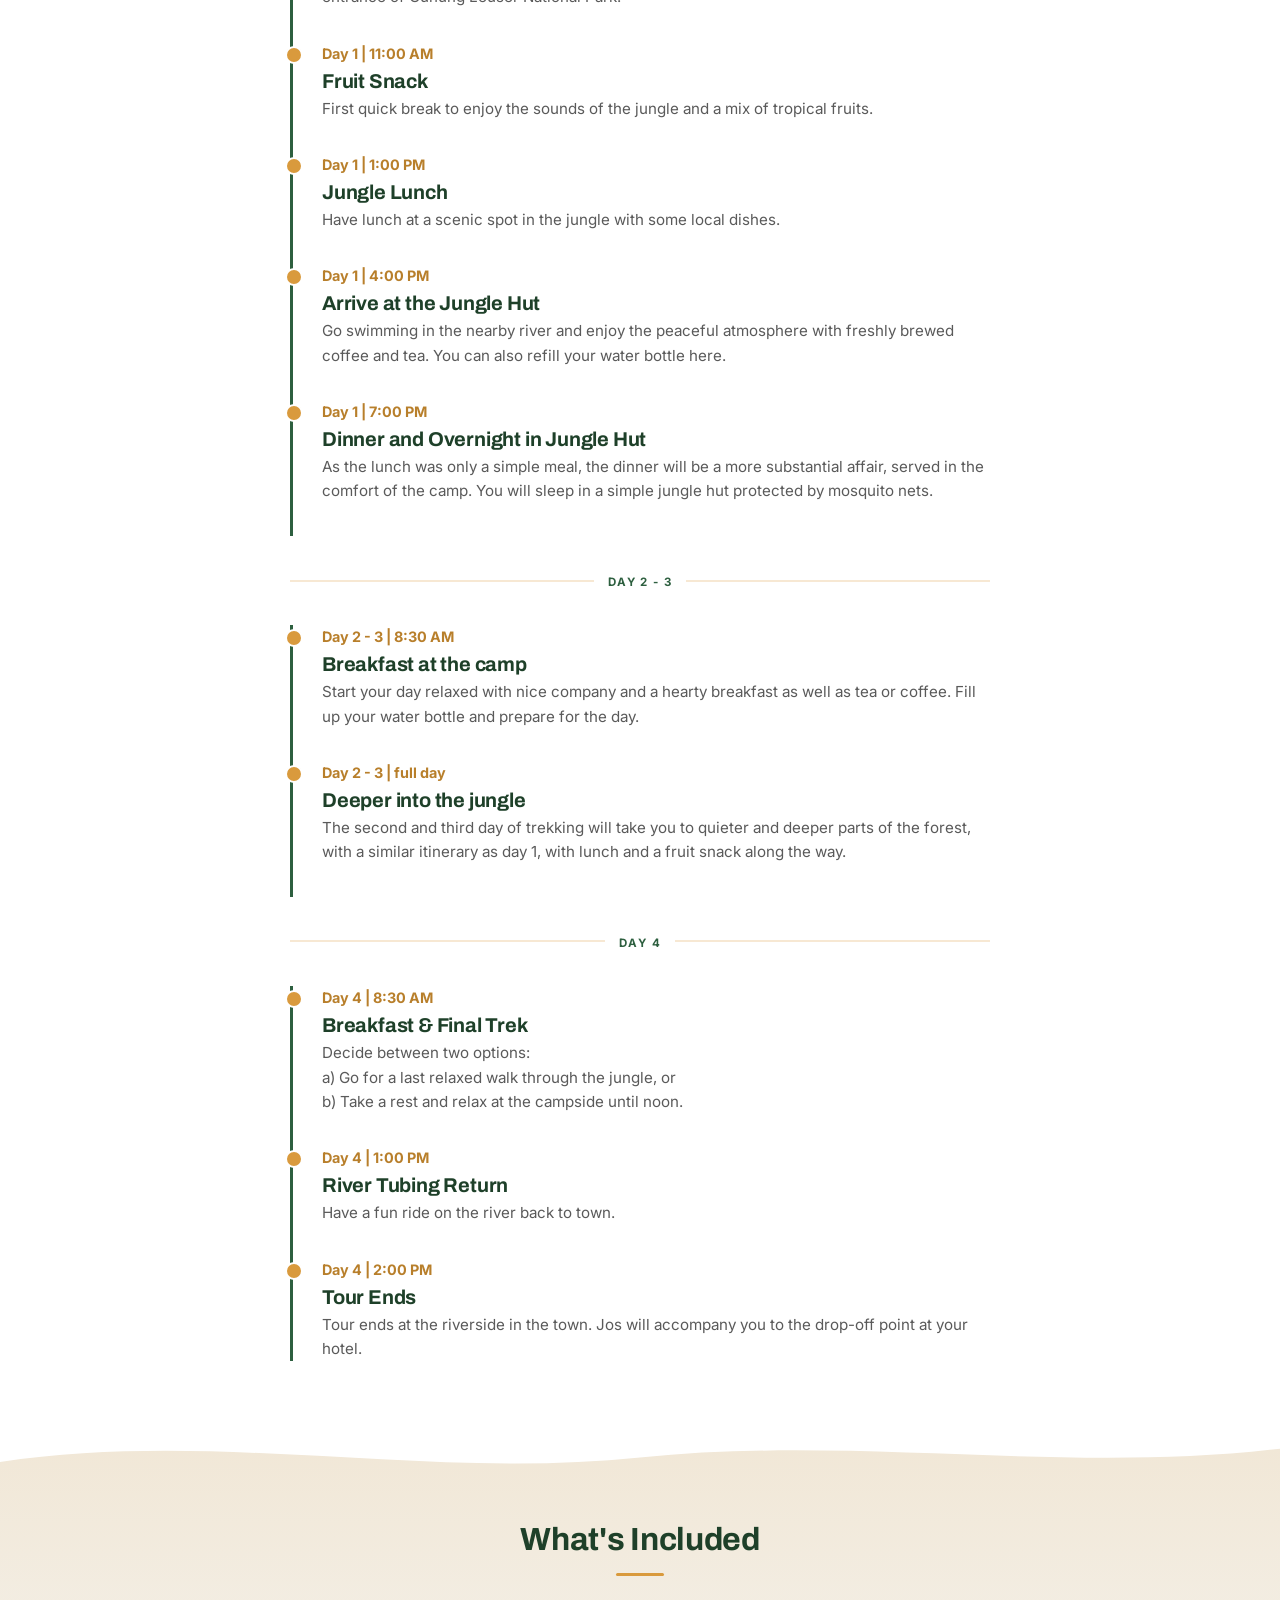
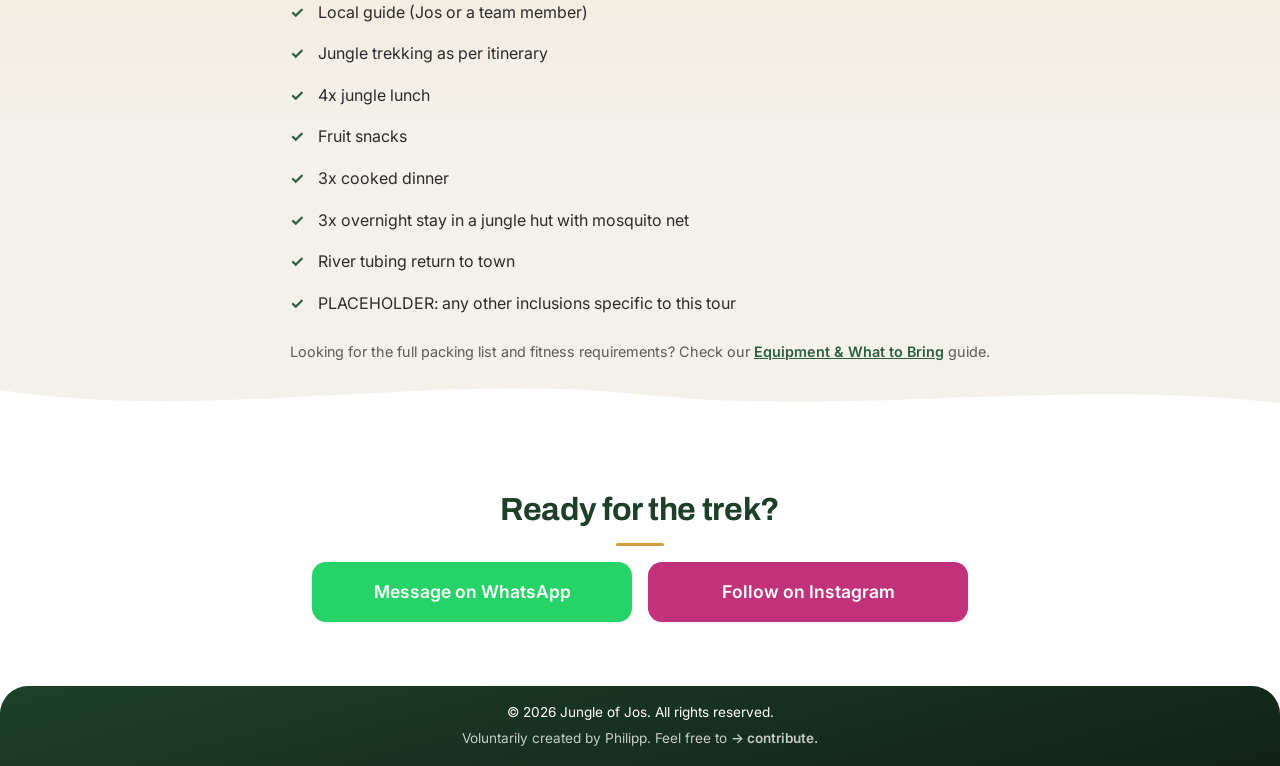
<file: tours/4-day.html>
<!DOCTYPE html>
<html lang="en">
<head>
  <meta charset="UTF-8">
  <meta name="viewport" content="width=device-width, initial-scale=1.0">
  <title>4-Day Jungle Trek - Jungle of Jos</title>
  <meta name="description" content="4-Day Jungle Trek in Bukit Lawang: itinerary, what's included, and pricing. Three nights deep in the rainforest with local guide George.">
  <link rel="stylesheet" href="../css/style.css">
  <link rel="canonical" href="https://jungle-of-jos.pages.dev/tours/4-day.html">
</head>
<body>

  <!-- ============================================= -->
  <!-- NAVIGATION                                     -->
  <!-- ============================================= -->
  <div class="nav-mount"></div>
  <script src="../js/nav.js"></script>
  <script src="../js/whatsapp-notice.js"></script>

  <main>

    <!-- ============================================= -->
    <!-- TOUR PAGE HEADER                               -->
    <!-- ============================================= -->
    <section class="page-header">
      <h1>4-Day Jungle Trek</h1>
      <p class="section-subtitle">Go further into the jungle, with 3 nights among the rainforest sounds</p>
    </section>

    <!-- ============================================= -->
    <!-- TOUR HERO IMAGE + QUICK FACTS                  -->
    <!-- ============================================= -->
    <section class="tour-detail-intro">
      <img src="../images/thomas3.webp" alt="Thomas monkey sitting on a branch with her baby beside her" class="tour-detail-image">

      <div class="tour-quick-facts">
        <div class="quick-fact">
          <span class="quick-fact-label">Duration</span>
          <span class="quick-fact-value">4 Days / 3 Nights</span>
        </div>
        <div class="quick-fact">
          <span class="quick-fact-label">Price</span>
          <span class="quick-fact-value">€250 <span class="quick-fact-unit">per person</span></span>
        </div>
        <div class="quick-fact">
          <span class="quick-fact-label">Group return</span>
          <span class="quick-fact-value">River tubing</span>
        </div>
      </div>

      <p class="tour-detail-description">
        4 days gives you real time to settle into the rhythm of the jungle, trekking further and deeper than the shorter tours reach. You'll spend your days spotting wildlife with Jos — macaques, Thomas leaf monkeys, pig-tailed macaques, and orangutans, with a chance of encountering a large dominant male as well. Each day includes a fresh jungle lunch and fruit snacks, and each night you'll enjoy a cooked dinner and sleep in simple jungle huts with mosquito nets, falling asleep to the sounds of the rainforest around you. By the final day, you'll have covered real ground and seen a wide range of what this jungle has to offer. As with the shorter tours, you'll finish by floating back to town down the river on an inner tube. PLACEHOLDER: adjust closing sentence — what makes 4 days the right choice compared to the other lengths?
      </p>

      <a href="../faq.html#how-to-book" class="btn btn-outline">How to book this tour</a>
    </section>

    <!-- ============================================= -->
    <!-- ITINERARY                                      -->
    <!-- ============================================= -->
    <section class="itinerary">
      <h2>Itinerary</h2>
      <p class="section-subtitle">A rough outline of the day — actual timing may vary depending on wildlife sightings and group pace</p>

      <ol class="itinerary-list">
        <li class="itinerary-step">
          <span class="itinerary-time">Day 1 | 9:00 AM</span>
          <div class="itinerary-content">
            <h3>Briefing & Start</h3>
            <p>Jos will pick you up directly at your hotel. Make sure you prepared all your gear and are ready to go.</p>
          </div>
        </li>
        <li class="itinerary-step">
          <span class="itinerary-time">Day 1 | 9:30 AM</span>
          <div class="itinerary-content">
            <h3>Trekking begins</h3>
            <p>After all participants are gathered, you will enter the forest and make your way to the entrance of Gunung Leuser National Park.</p>
          </div>
        </li>
        <li class="itinerary-step">
          <span class="itinerary-time">Day 1 | 11:00 AM</span>
          <div class="itinerary-content">
            <h3>Fruit Snack</h3>
            <p>First quick break to enjoy the sounds of the jungle and a mix of tropical fruits.</p>
          </div>
        </li>
        <li class="itinerary-step">
          <span class="itinerary-time">Day 1 | 1:00 PM</span>
          <div class="itinerary-content">
            <h3>Jungle Lunch</h3>
            <p>Have lunch at a scenic spot in the jungle with some local dishes.</p>
          </div>
        </li>
        <li class="itinerary-step">
          <span class="itinerary-time">Day 1 | 4:00 PM</span>
          <div class="itinerary-content">
            <h3>Arrive at the Jungle Hut</h3>
            <p>Go swimming in the nearby river and enjoy the peaceful atmosphere with freshly brewed coffee and tea. You can also refill your water bottle here.</p>
          </div>
        </li>
        <li class="itinerary-step">
          <span class="itinerary-time">Day 1 | 7:00 PM</span>
          <div class="itinerary-content">
            <h3>Dinner and Overnight in Jungle Hut</h3>
            <p>As the lunch was only a simple meal, the dinner will be a more substantial affair, served in the comfort of the camp. You will sleep in a simple jungle hut protected by mosquito nets.</p>
          </div>
        </li>

        <li class="itinerary-day-break"><span>Day 2 - 3</span></li>

        <li class="itinerary-step">
          <span class="itinerary-time">Day 2 - 3 | 8:30 AM</span>
          <div class="itinerary-content">
            <h3>Breakfast at the camp</h3>
            <p>Start your day relaxed with nice company and a hearty breakfast as well as tea or coffee. Fill up your water bottle and prepare for the day.</p>
          </div>
        </li>
        <li class="itinerary-step">
          <span class="itinerary-time">Day 2 - 3 | full day</span>
          <div class="itinerary-content">
            <h3>Deeper into the jungle</h3>
            <p>The second and third day of trekking will take you to quieter and deeper parts of the forest, with a similar itinerary as day 1, with lunch and a fruit snack along the way.</p>
          </div>
        </li>

        <li class="itinerary-day-break"><span>Day 4</span></li>

        <li class="itinerary-step">
          <span class="itinerary-time">Day 4 | 8:30 AM</span>
          <div class="itinerary-content">
            <h3>Breakfast & Final Trek</h3>
            <p>Decide between two options: <br> a) Go for a last relaxed walk through the jungle, or <br> b) Take a rest and relax at the campside until noon.</p>
          </div>
        </li>
        <li class="itinerary-step">
          <span class="itinerary-time">Day 4 | 1:00 PM</span>
          <div class="itinerary-content">
            <h3>River Tubing Return</h3>
            <p>Have a fun ride on the river back to town.</p>
          </div>
        </li>
        <li class="itinerary-step">
          <span class="itinerary-time">Day 4 | 2:00 PM</span>
          <div class="itinerary-content">
            <h3>Tour Ends</h3>
            <p>Tour ends at the riverside in the town. Jos will accompany you to the drop-off point at your hotel.</p>
          </div>
        </li>
      </ol>
    </section>

    <!-- ============================================= -->
    <!-- WHAT'S INCLUDED                                -->
    <!-- ============================================= -->
    <section class="whats-included">
      <h2>What's Included</h2>
      <ul class="included-list">
        <li>Local guide (Jos or a team member)</li>
        <li>Jungle trekking as per itinerary</li>
        <li>4x jungle lunch</li>
        <li>Fruit snacks</li>
        <li>3x cooked dinner</li>
        <li>3x overnight stay in a jungle hut with mosquito net</li>
        <li>River tubing return to town</li>
        <li>PLACEHOLDER: any other inclusions specific to this tour</li>
      </ul>

      <p class="whats-included-note">
        Looking for the full packing list and fitness requirements? Check our
        <a href="../faq.html#equipment">Equipment & What to Bring</a> guide.
      </p>
    </section>

    <!-- ============================================= -->
    <!-- CALL TO ACTION                                 -->
    <!-- ============================================= -->
    <div class="cta-mount"></div>
    <script src="../js/cta.js"></script>

  </main>

  <!-- ============================================= -->
  <!-- FOOTER                                         -->
  <!-- ============================================= -->
  <div class="footer-mount"></div>
  <script src="../js/footer.js"></script>


</body>
</html>
</file>
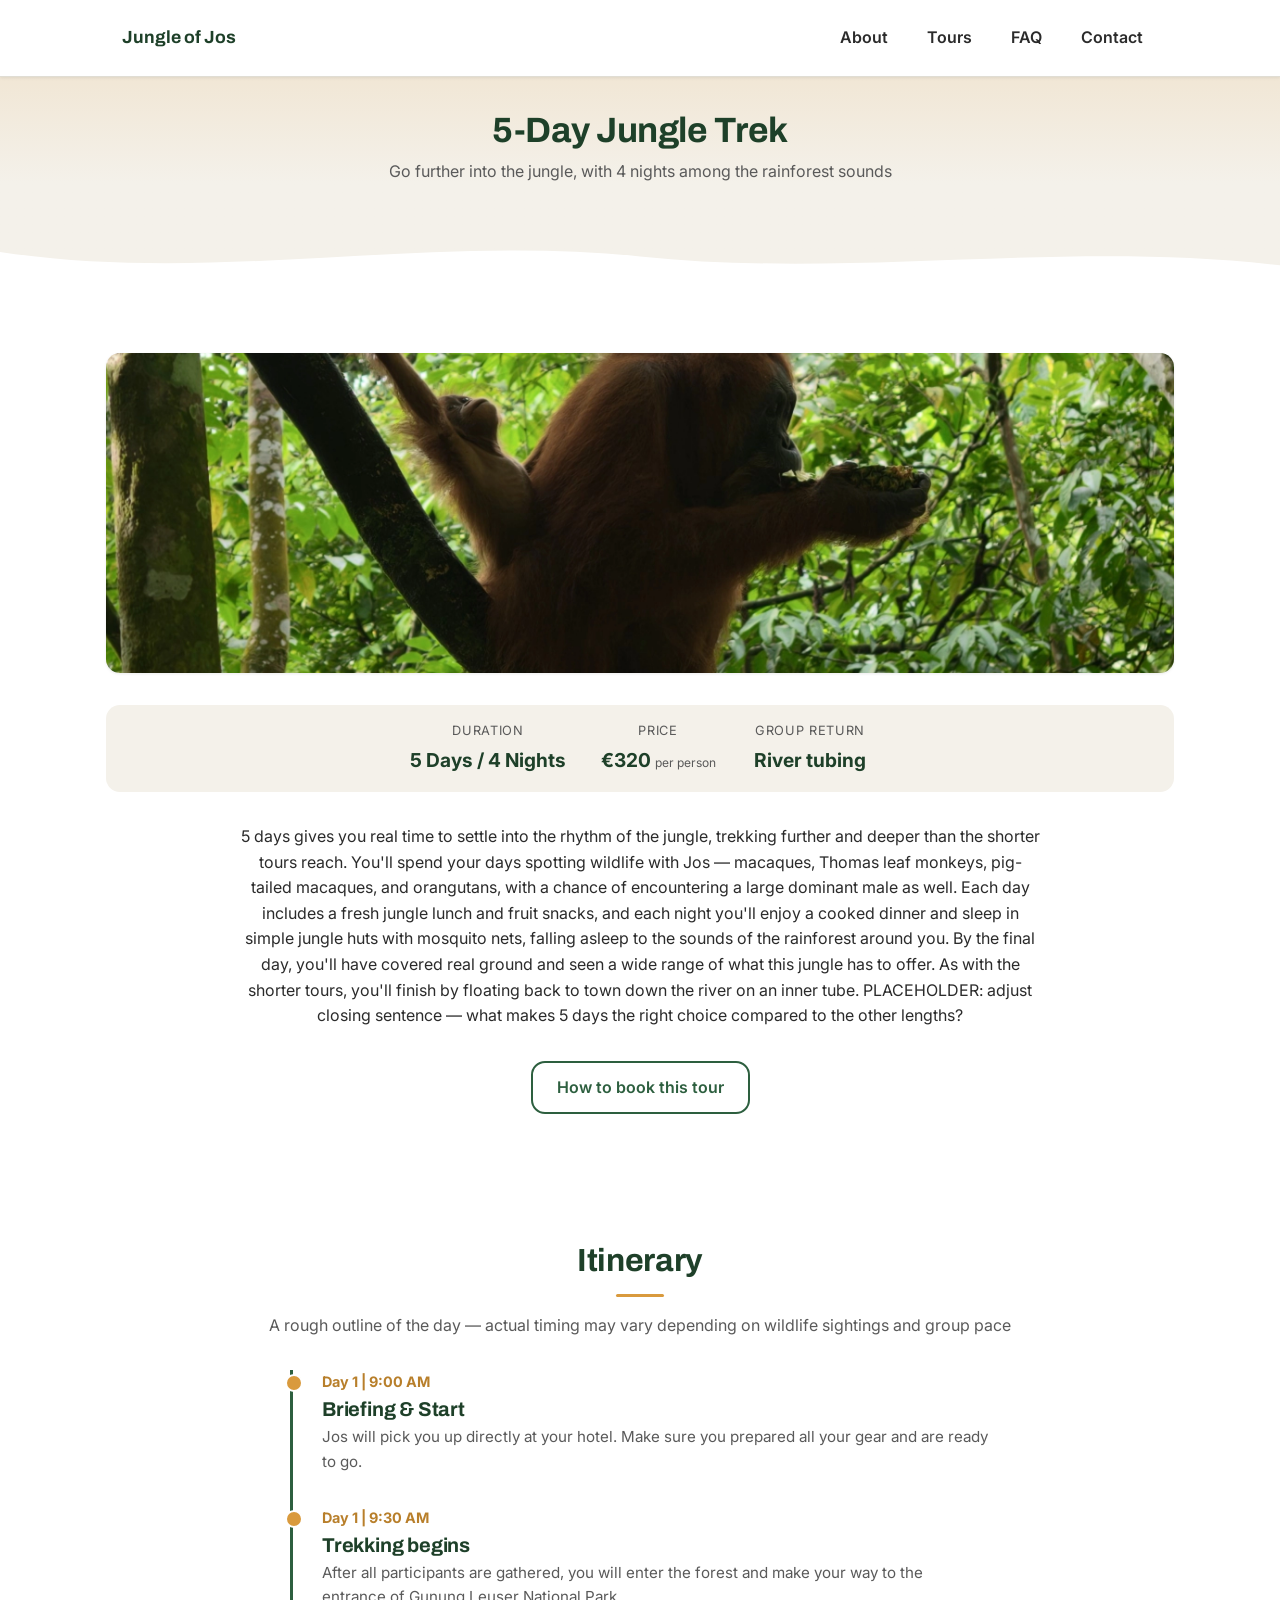
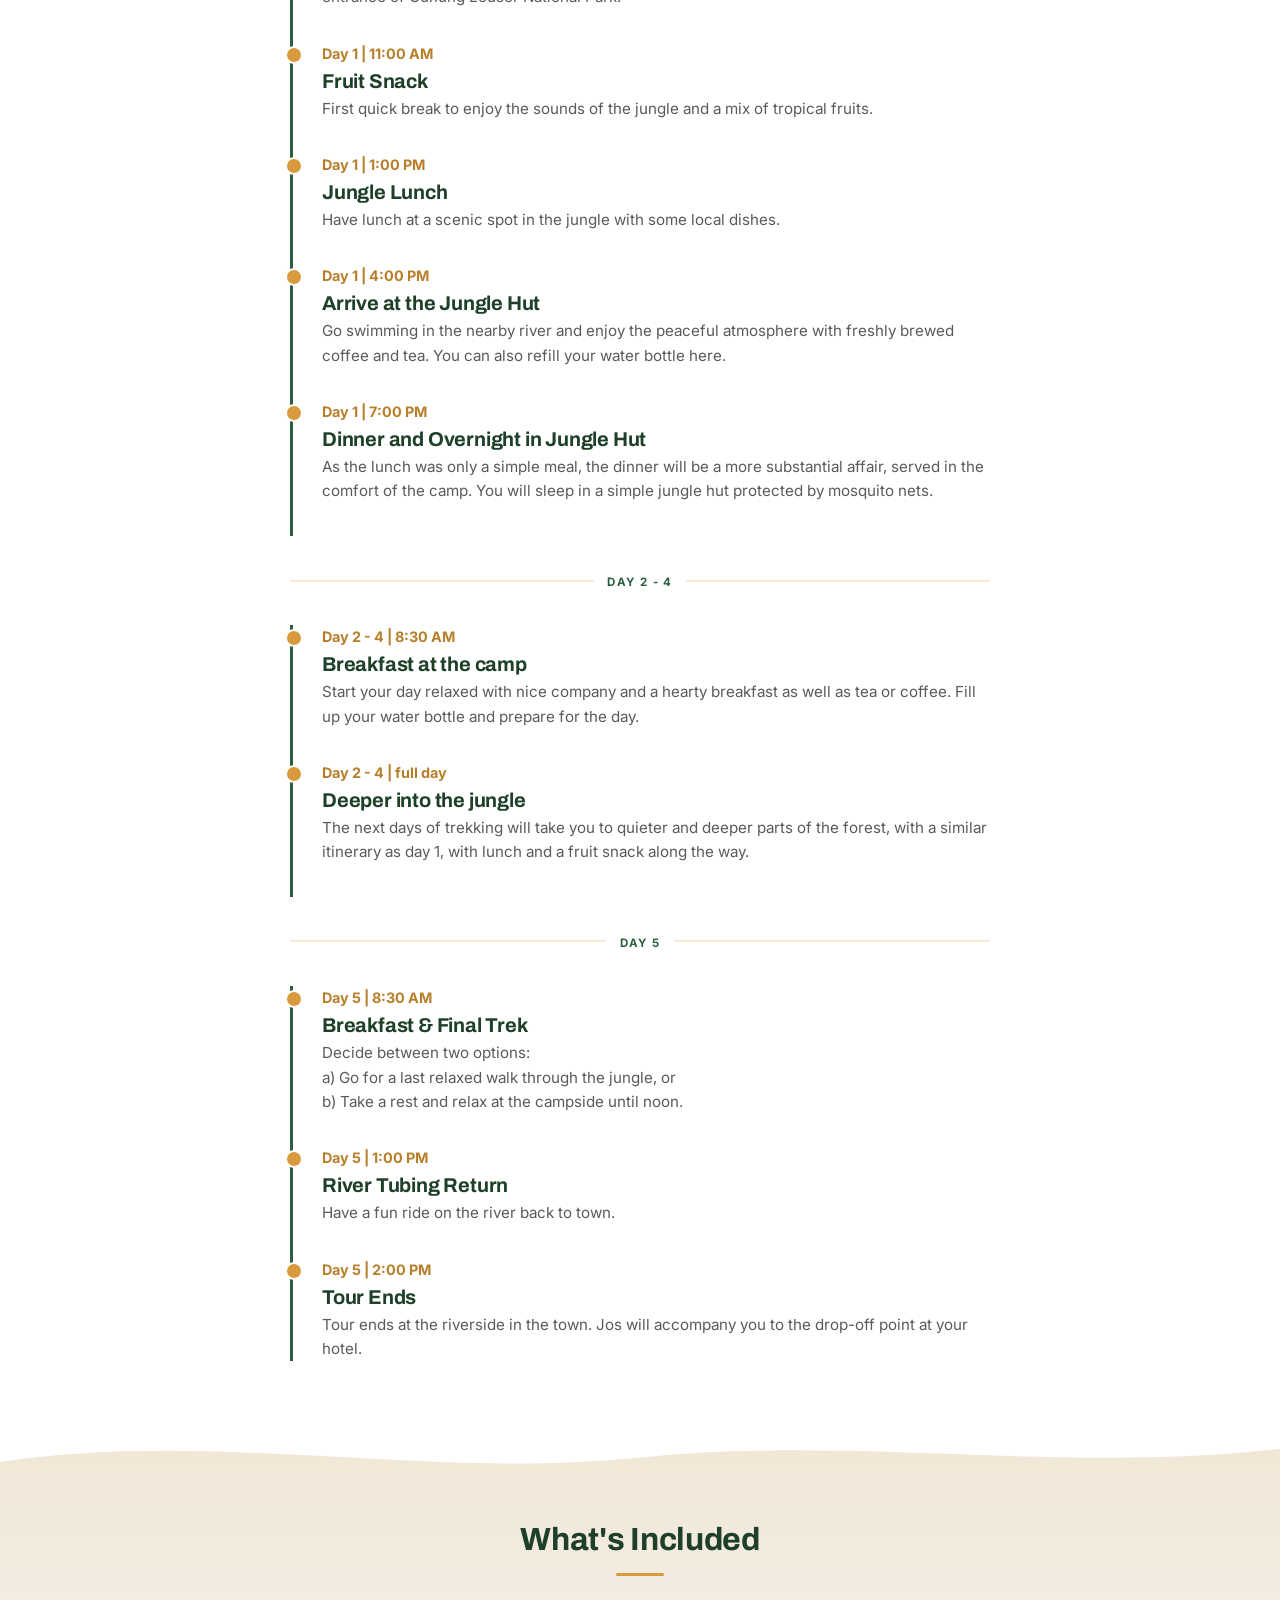
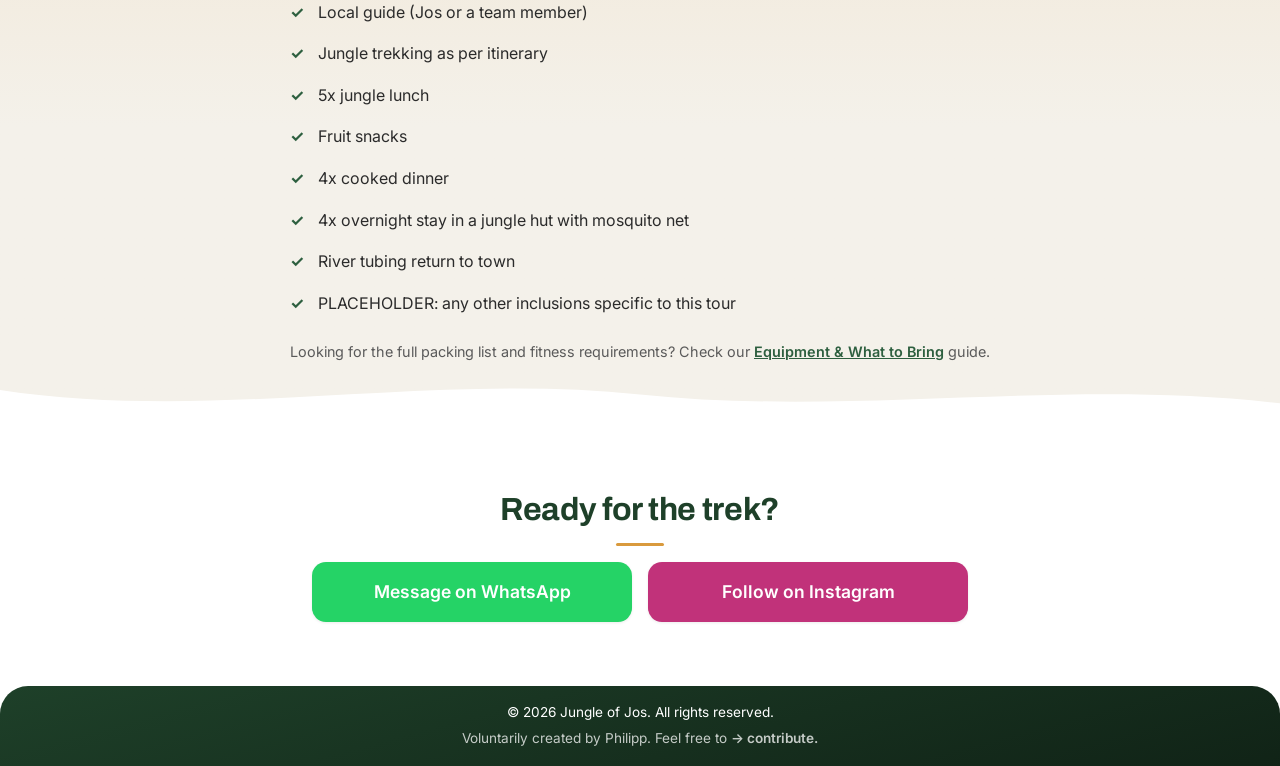
<file: tours/5-day.html>
<!DOCTYPE html>
<html lang="en">
<head>
  <meta charset="UTF-8">
  <meta name="viewport" content="width=device-width, initial-scale=1.0">
  <title>5-Day Jungle Trek - Jungle of Jos</title>
  <meta name="description" content="5-Day Jungle Trek in Bukit Lawang: itinerary, what's included, and pricing. A serious jungle adventure with four nights in the rainforest.">
  <link rel="stylesheet" href="../css/style.css">
  <link rel="canonical" href="https://jungle-of-jos.pages.dev/tours/5-day.html">
</head>
<body>

  <!-- ============================================= -->
  <!-- NAVIGATION                                     -->
  <!-- ============================================= -->
  <div class="nav-mount"></div>
  <script src="../js/nav.js"></script>
  <script src="../js/whatsapp-notice.js"></script>

  <main>

    <!-- ============================================= -->
    <!-- TOUR PAGE HEADER                               -->
    <!-- ============================================= -->
    <section class="page-header">
      <h1>5-Day Jungle Trek</h1>
      <p class="section-subtitle">Go further into the jungle, with 4 nights among the rainforest sounds</p>
    </section>

    <!-- ============================================= -->
    <!-- TOUR HERO IMAGE + QUICK FACTS                  -->
    <!-- ============================================= -->
    <section class="tour-detail-intro">
      <img src="../images/orang3.webp" alt="Orangutan reaching up into the canopy for food while her baby clings underneath" class="tour-detail-image">

      <div class="tour-quick-facts">
        <div class="quick-fact">
          <span class="quick-fact-label">Duration</span>
          <span class="quick-fact-value">5 Days / 4 Nights</span>
        </div>
        <div class="quick-fact">
          <span class="quick-fact-label">Price</span>
          <span class="quick-fact-value">€320 <span class="quick-fact-unit">per person</span></span>
        </div>
        <div class="quick-fact">
          <span class="quick-fact-label">Group return</span>
          <span class="quick-fact-value">River tubing</span>
        </div>
      </div>

      <p class="tour-detail-description">
        5 days gives you real time to settle into the rhythm of the jungle, trekking further and deeper than the shorter tours reach. You'll spend your days spotting wildlife with Jos — macaques, Thomas leaf monkeys, pig-tailed macaques, and orangutans, with a chance of encountering a large dominant male as well. Each day includes a fresh jungle lunch and fruit snacks, and each night you'll enjoy a cooked dinner and sleep in simple jungle huts with mosquito nets, falling asleep to the sounds of the rainforest around you. By the final day, you'll have covered real ground and seen a wide range of what this jungle has to offer. As with the shorter tours, you'll finish by floating back to town down the river on an inner tube. PLACEHOLDER: adjust closing sentence — what makes 5 days the right choice compared to the other lengths?
      </p>

      <a href="../faq.html#how-to-book" class="btn btn-outline">How to book this tour</a>
    </section>

    <!-- ============================================= -->
    <!-- ITINERARY                                      -->
    <!-- ============================================= -->
    <section class="itinerary">
      <h2>Itinerary</h2>
      <p class="section-subtitle">A rough outline of the day — actual timing may vary depending on wildlife sightings and group pace</p>

      <ol class="itinerary-list">
        <li class="itinerary-step">
          <span class="itinerary-time">Day 1 | 9:00 AM</span>
          <div class="itinerary-content">
            <h3>Briefing & Start</h3>
            <p>Jos will pick you up directly at your hotel. Make sure you prepared all your gear and are ready to go.</p>
          </div>
        </li>
        <li class="itinerary-step">
          <span class="itinerary-time">Day 1 | 9:30 AM</span>
          <div class="itinerary-content">
            <h3>Trekking begins</h3>
            <p>After all participants are gathered, you will enter the forest and make your way to the entrance of Gunung Leuser National Park.</p>
          </div>
        </li>
        <li class="itinerary-step">
          <span class="itinerary-time">Day 1 | 11:00 AM</span>
          <div class="itinerary-content">
            <h3>Fruit Snack</h3>
            <p>First quick break to enjoy the sounds of the jungle and a mix of tropical fruits.</p>
          </div>
        </li>
        <li class="itinerary-step">
          <span class="itinerary-time">Day 1 | 1:00 PM</span>
          <div class="itinerary-content">
            <h3>Jungle Lunch</h3>
            <p>Have lunch at a scenic spot in the jungle with some local dishes.</p>
          </div>
        </li>
        <li class="itinerary-step">
          <span class="itinerary-time">Day 1 | 4:00 PM</span>
          <div class="itinerary-content">
            <h3>Arrive at the Jungle Hut</h3>
            <p>Go swimming in the nearby river and enjoy the peaceful atmosphere with freshly brewed coffee and tea. You can also refill your water bottle here.</p>
          </div>
        </li>
        <li class="itinerary-step">
          <span class="itinerary-time">Day 1 | 7:00 PM</span>
          <div class="itinerary-content">
            <h3>Dinner and Overnight in Jungle Hut</h3>
            <p>As the lunch was only a simple meal, the dinner will be a more substantial affair, served in the comfort of the camp. You will sleep in a simple jungle hut protected by mosquito nets.</p>
          </div>
        </li>

        <li class="itinerary-day-break"><span>Day 2 - 4</span></li>

        <li class="itinerary-step">
          <span class="itinerary-time">Day 2 - 4 | 8:30 AM</span>
          <div class="itinerary-content">
            <h3>Breakfast at the camp</h3>
            <p>Start your day relaxed with nice company and a hearty breakfast as well as tea or coffee. Fill up your water bottle and prepare for the day.</p>
          </div>
        </li>
        <li class="itinerary-step">
          <span class="itinerary-time">Day 2 - 4 | full day</span>
          <div class="itinerary-content">
            <h3>Deeper into the jungle</h3>
            <p>The next days of trekking will take you to quieter and deeper parts of the forest, with a similar itinerary as day 1, with lunch and a fruit snack along the way.</p>
          </div>
        </li>

        <li class="itinerary-day-break"><span>Day 5</span></li>

        <li class="itinerary-step">
          <span class="itinerary-time">Day 5 | 8:30 AM</span>
          <div class="itinerary-content">
            <h3>Breakfast & Final Trek</h3>
            <p>Decide between two options: <br> a) Go for a last relaxed walk through the jungle, or <br> b) Take a rest and relax at the campside until noon.</p>
          </div>
        </li>
        <li class="itinerary-step">
          <span class="itinerary-time">Day 5 | 1:00 PM</span>
          <div class="itinerary-content">
            <h3>River Tubing Return</h3>
            <p>Have a fun ride on the river back to town.</p>
          </div>
        </li>
        <li class="itinerary-step">
          <span class="itinerary-time">Day 5 | 2:00 PM</span>
          <div class="itinerary-content">
            <h3>Tour Ends</h3>
            <p>Tour ends at the riverside in the town. Jos will accompany you to the drop-off point at your hotel.</p>
          </div>
        </li>
      </ol>
    </section>

    <!-- ============================================= -->
    <!-- WHAT'S INCLUDED                                -->
    <!-- ============================================= -->
    <section class="whats-included">
      <h2>What's Included</h2>
      <ul class="included-list">
        <li>Local guide (Jos or a team member)</li>
        <li>Jungle trekking as per itinerary</li>
        <li>5x jungle lunch</li>
        <li>Fruit snacks</li>
        <li>4x cooked dinner</li>
        <li>4x overnight stay in a jungle hut with mosquito net</li>
        <li>River tubing return to town</li>
        <li>PLACEHOLDER: any other inclusions specific to this tour</li>
      </ul>

      <p class="whats-included-note">
        Looking for the full packing list and fitness requirements? Check our
        <a href="../faq.html#equipment">Equipment & What to Bring</a> guide.
      </p>
    </section>

    <!-- ============================================= -->
    <!-- CALL TO ACTION                                 -->
    <!-- ============================================= -->
    <div class="cta-mount"></div>
    <script src="../js/cta.js"></script>

  </main>

  <!-- ============================================= -->
  <!-- FOOTER                                         -->
  <!-- ============================================= -->
  <div class="footer-mount"></div>
  <script src="../js/footer.js"></script>


</body>
</html>
</file>
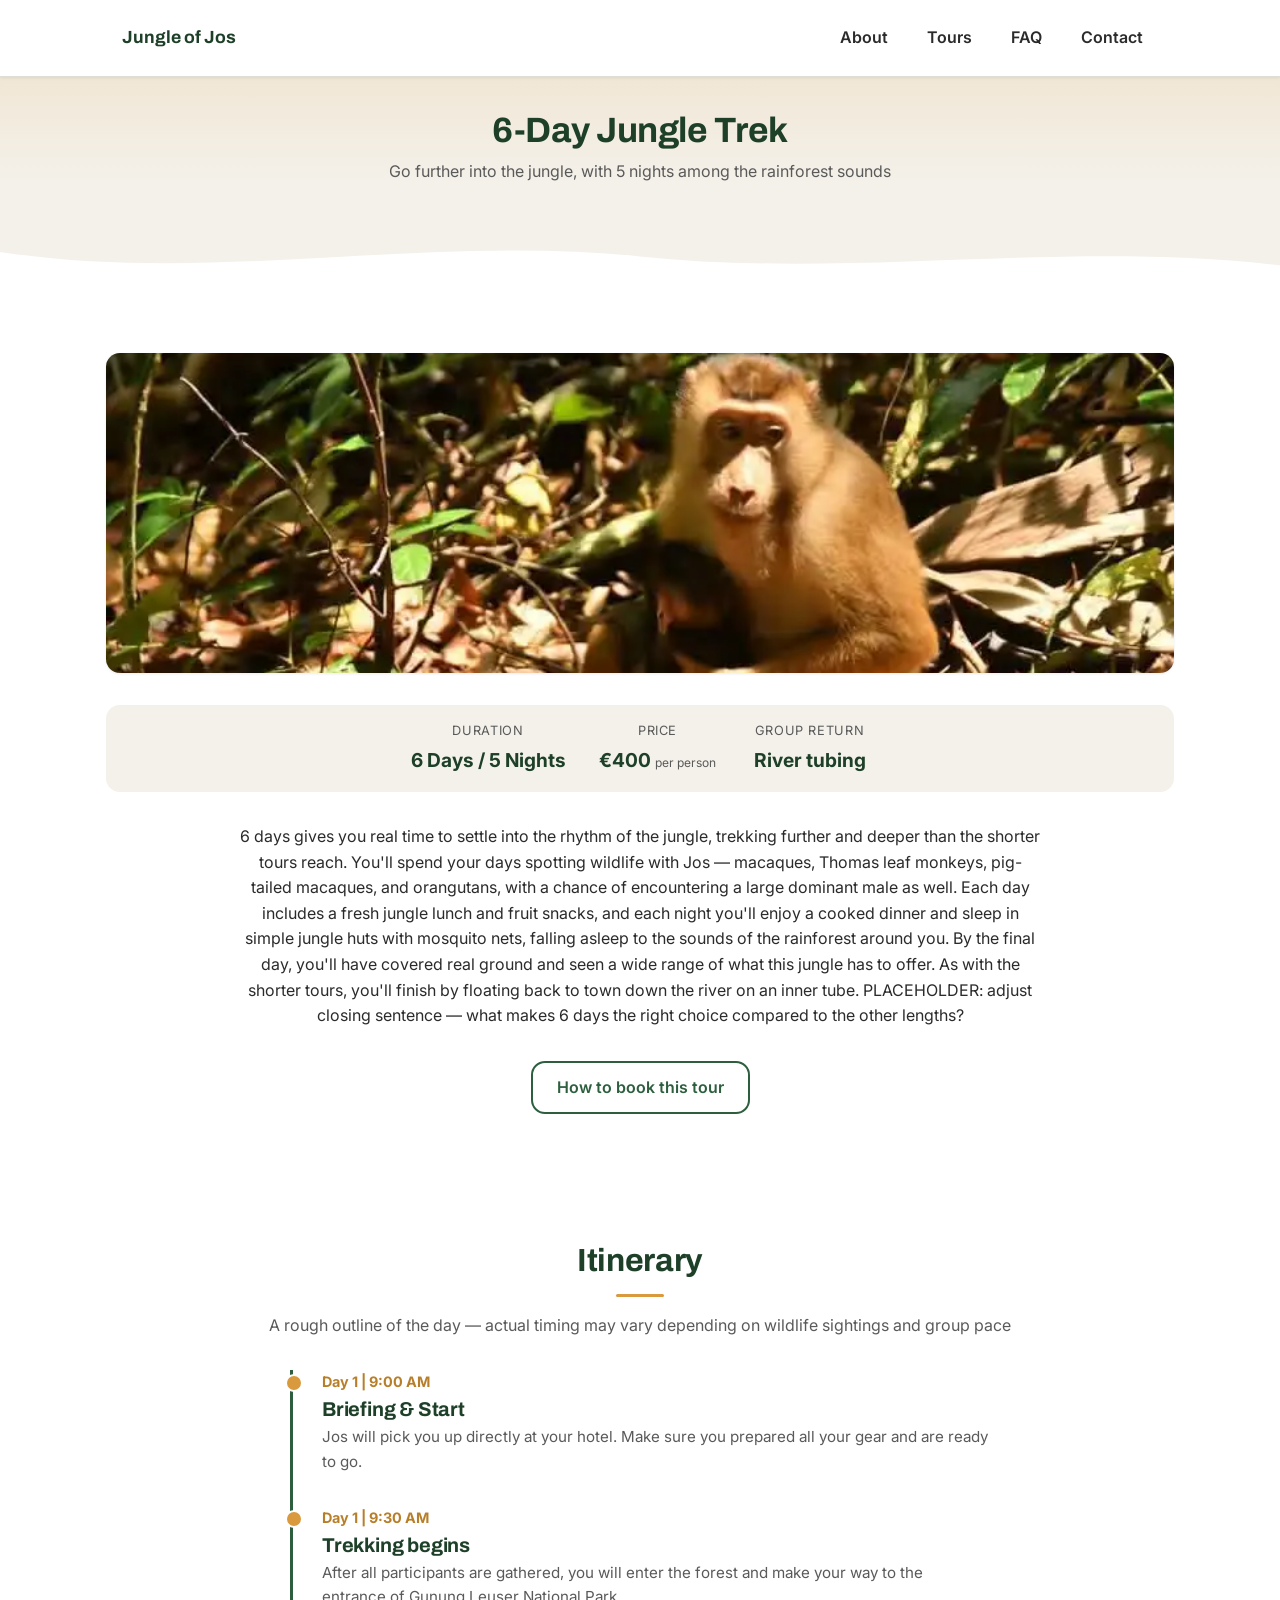
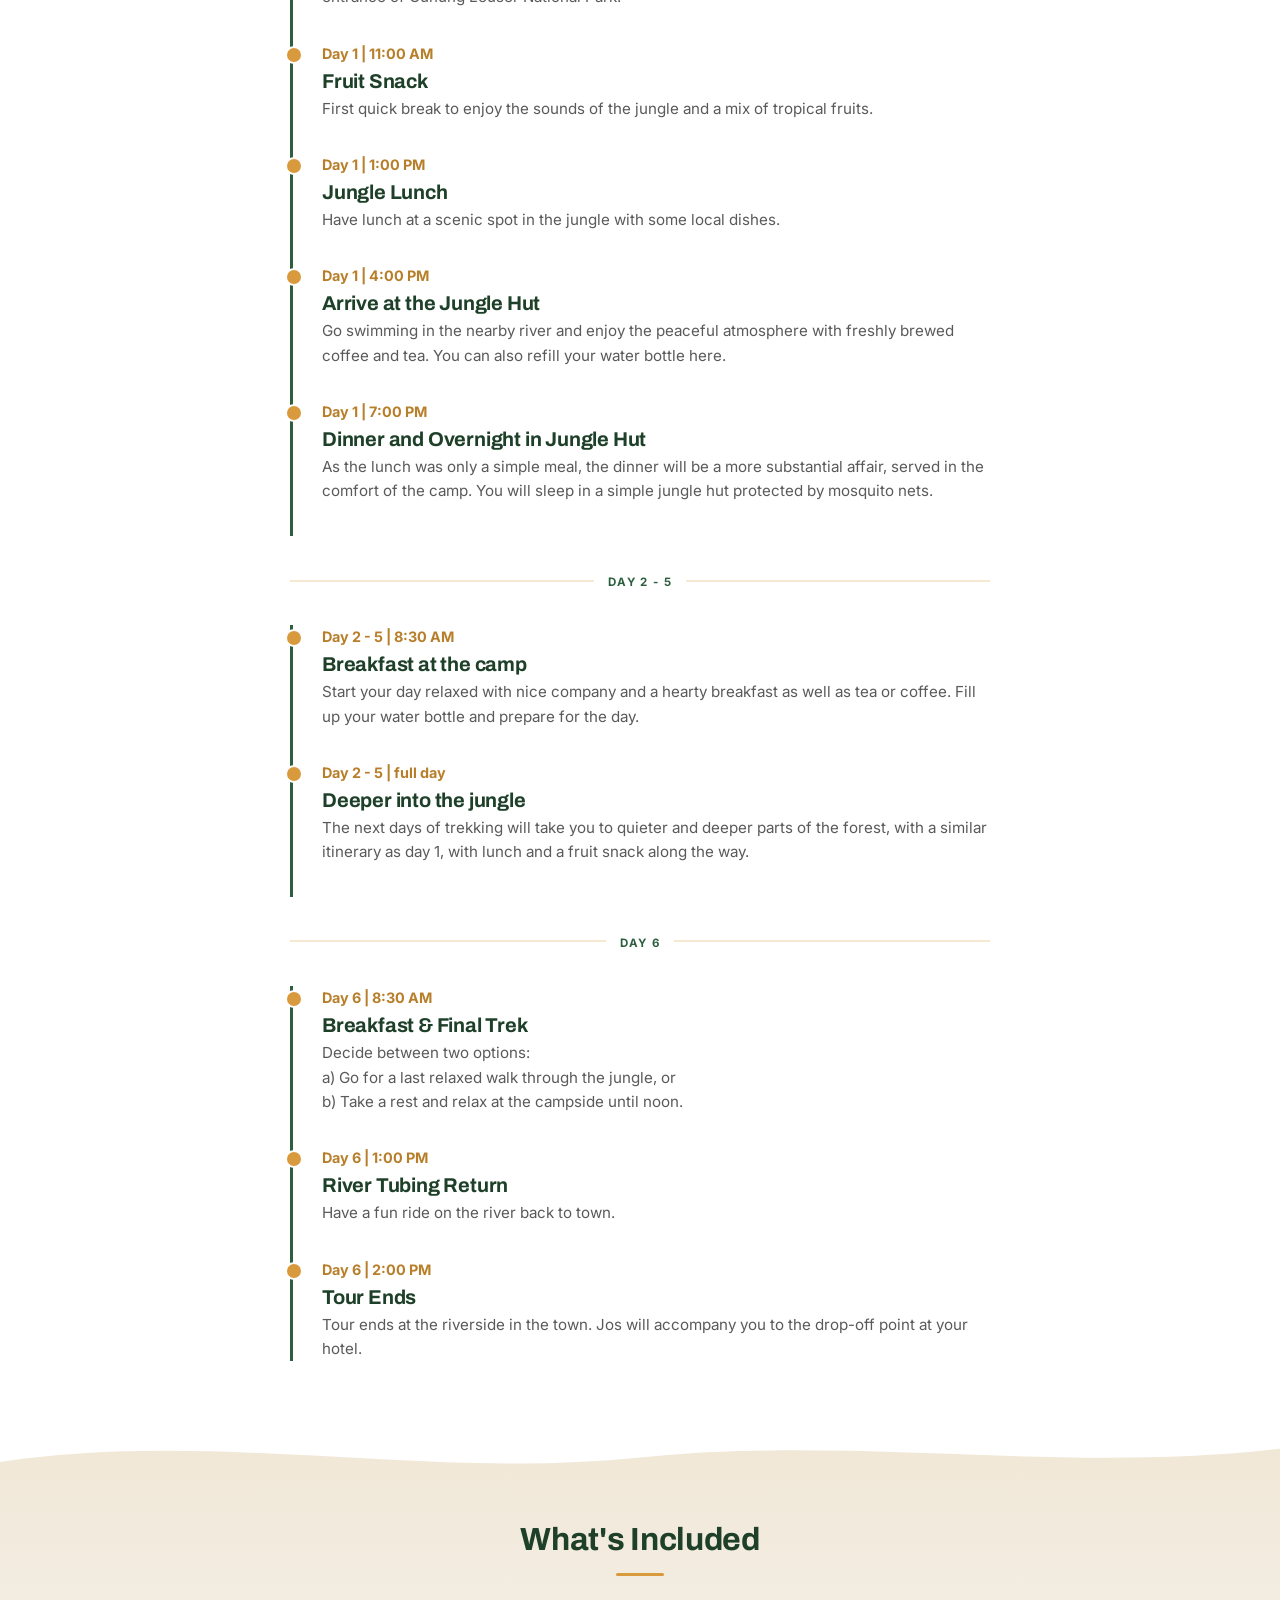
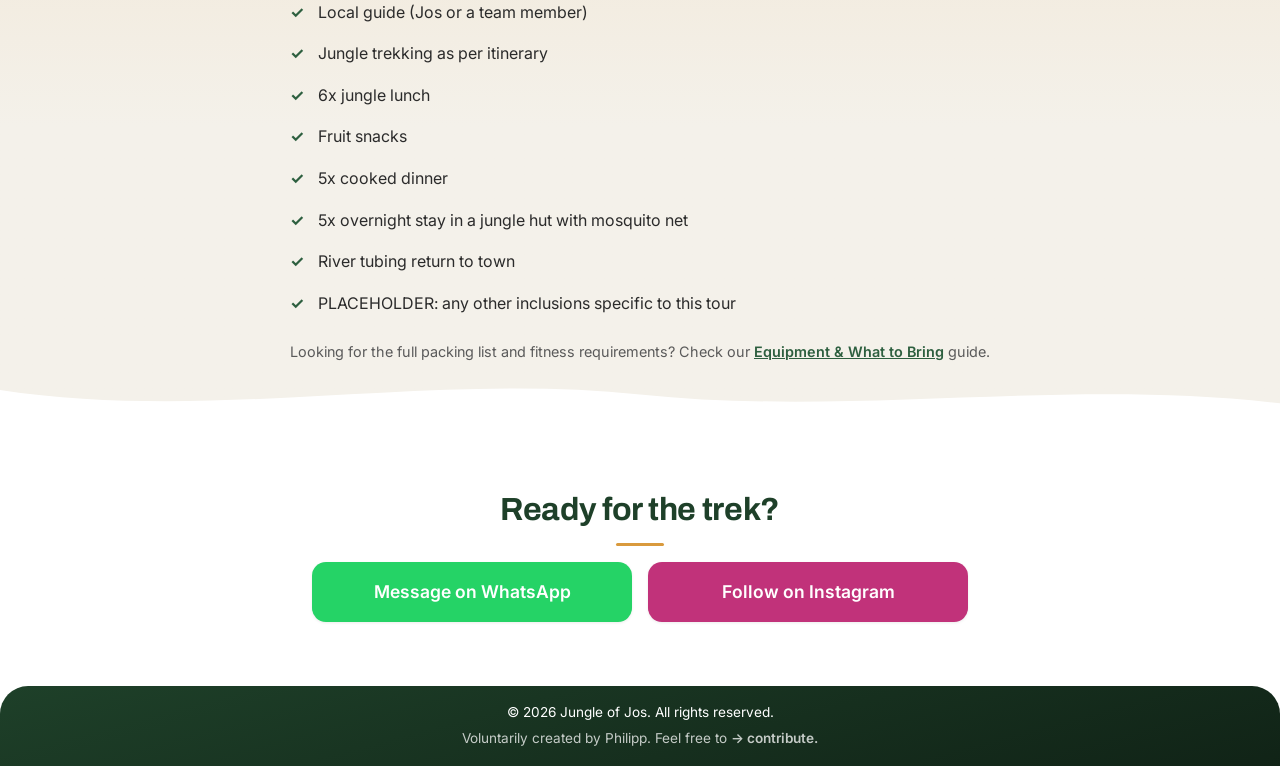
<file: tours/6-day.html>
<!DOCTYPE html>
<html lang="en">
<head>
  <meta charset="UTF-8">
  <meta name="viewport" content="width=device-width, initial-scale=1.0">
  <title>6-Day Jungle Trek - Jungle of Jos</title>
  <meta name="description" content="6-Day Jungle Trek in Bukit Lawang: itinerary, what's included, and pricing. Nearly a full week deep in the Sumatran rainforest.">
  <link rel="stylesheet" href="../css/style.css">
  <link rel="canonical" href="https://jungle-of-jos.pages.dev/tours/6-day.html">
</head>
<body>

  <!-- ============================================= -->
  <!-- NAVIGATION                                     -->
  <!-- ============================================= -->
  <div class="nav-mount"></div>
  <script src="../js/nav.js"></script>
  <script src="../js/whatsapp-notice.js"></script>

  <main>

    <!-- ============================================= -->
    <!-- TOUR PAGE HEADER                               -->
    <!-- ============================================= -->
    <section class="page-header">
      <h1>6-Day Jungle Trek</h1>
      <p class="section-subtitle">Go further into the jungle, with 5 nights among the rainforest sounds</p>
    </section>

    <!-- ============================================= -->
    <!-- TOUR HERO IMAGE + QUICK FACTS                  -->
    <!-- ============================================= -->
    <section class="tour-detail-intro">
      <img src="../images/nose1.webp" alt="Macaque monkey sitting among fallen leaves on the forest floor, cradling her baby" class="tour-detail-image">

      <div class="tour-quick-facts">
        <div class="quick-fact">
          <span class="quick-fact-label">Duration</span>
          <span class="quick-fact-value">6 Days / 5 Nights</span>
        </div>
        <div class="quick-fact">
          <span class="quick-fact-label">Price</span>
          <span class="quick-fact-value">€400 <span class="quick-fact-unit">per person</span></span>
        </div>
        <div class="quick-fact">
          <span class="quick-fact-label">Group return</span>
          <span class="quick-fact-value">River tubing</span>
        </div>
      </div>

      <p class="tour-detail-description">
        6 days gives you real time to settle into the rhythm of the jungle, trekking further and deeper than the shorter tours reach. You'll spend your days spotting wildlife with Jos — macaques, Thomas leaf monkeys, pig-tailed macaques, and orangutans, with a chance of encountering a large dominant male as well. Each day includes a fresh jungle lunch and fruit snacks, and each night you'll enjoy a cooked dinner and sleep in simple jungle huts with mosquito nets, falling asleep to the sounds of the rainforest around you. By the final day, you'll have covered real ground and seen a wide range of what this jungle has to offer. As with the shorter tours, you'll finish by floating back to town down the river on an inner tube. PLACEHOLDER: adjust closing sentence — what makes 6 days the right choice compared to the other lengths?
      </p>

      <a href="../faq.html#how-to-book" class="btn btn-outline">How to book this tour</a>
    </section>

    <!-- ============================================= -->
    <!-- ITINERARY                                      -->
    <!-- ============================================= -->
    <section class="itinerary">
      <h2>Itinerary</h2>
      <p class="section-subtitle">A rough outline of the day — actual timing may vary depending on wildlife sightings and group pace</p>

      <ol class="itinerary-list">
        <li class="itinerary-step">
          <span class="itinerary-time">Day 1 | 9:00 AM</span>
          <div class="itinerary-content">
            <h3>Briefing & Start</h3>
            <p>Jos will pick you up directly at your hotel. Make sure you prepared all your gear and are ready to go.</p>
          </div>
        </li>
        <li class="itinerary-step">
          <span class="itinerary-time">Day 1 | 9:30 AM</span>
          <div class="itinerary-content">
            <h3>Trekking begins</h3>
            <p>After all participants are gathered, you will enter the forest and make your way to the entrance of Gunung Leuser National Park.</p>
          </div>
        </li>
        <li class="itinerary-step">
          <span class="itinerary-time">Day 1 | 11:00 AM</span>
          <div class="itinerary-content">
            <h3>Fruit Snack</h3>
            <p>First quick break to enjoy the sounds of the jungle and a mix of tropical fruits.</p>
          </div>
        </li>
        <li class="itinerary-step">
          <span class="itinerary-time">Day 1 | 1:00 PM</span>
          <div class="itinerary-content">
            <h3>Jungle Lunch</h3>
            <p>Have lunch at a scenic spot in the jungle with some local dishes.</p>
          </div>
        </li>
        <li class="itinerary-step">
          <span class="itinerary-time">Day 1 | 4:00 PM</span>
          <div class="itinerary-content">
            <h3>Arrive at the Jungle Hut</h3>
            <p>Go swimming in the nearby river and enjoy the peaceful atmosphere with freshly brewed coffee and tea. You can also refill your water bottle here.</p>
          </div>
        </li>
        <li class="itinerary-step">
          <span class="itinerary-time">Day 1 | 7:00 PM</span>
          <div class="itinerary-content">
            <h3>Dinner and Overnight in Jungle Hut</h3>
            <p>As the lunch was only a simple meal, the dinner will be a more substantial affair, served in the comfort of the camp. You will sleep in a simple jungle hut protected by mosquito nets.</p>
          </div>
        </li>

        <li class="itinerary-day-break"><span>Day 2 - 5</span></li>

        <li class="itinerary-step">
          <span class="itinerary-time">Day 2 - 5 | 8:30 AM</span>
          <div class="itinerary-content">
            <h3>Breakfast at the camp</h3>
            <p>Start your day relaxed with nice company and a hearty breakfast as well as tea or coffee. Fill up your water bottle and prepare for the day.</p>
          </div>
        </li>
        <li class="itinerary-step">
          <span class="itinerary-time">Day 2 - 5 | full day</span>
          <div class="itinerary-content">
            <h3>Deeper into the jungle</h3>
            <p>The next days of trekking will take you to quieter and deeper parts of the forest, with a similar itinerary as day 1, with lunch and a fruit snack along the way.</p>
          </div>
        </li>

        <li class="itinerary-day-break"><span>Day 6</span></li>

        <li class="itinerary-step">
          <span class="itinerary-time">Day 6 | 8:30 AM</span>
          <div class="itinerary-content">
            <h3>Breakfast & Final Trek</h3>
            <p>Decide between two options: <br> a) Go for a last relaxed walk through the jungle, or <br> b) Take a rest and relax at the campside until noon.</p>
          </div>
        </li>
        <li class="itinerary-step">
          <span class="itinerary-time">Day 6 | 1:00 PM</span>
          <div class="itinerary-content">
            <h3>River Tubing Return</h3>
            <p>Have a fun ride on the river back to town.</p>
          </div>
        </li>
        <li class="itinerary-step">
          <span class="itinerary-time">Day 6 | 2:00 PM</span>
          <div class="itinerary-content">
            <h3>Tour Ends</h3>
            <p>Tour ends at the riverside in the town. Jos will accompany you to the drop-off point at your hotel.</p>
          </div>
        </li>
      </ol>
    </section>

    <!-- ============================================= -->
    <!-- WHAT'S INCLUDED                                -->
    <!-- ============================================= -->
    <section class="whats-included">
      <h2>What's Included</h2>
      <ul class="included-list">
        <li>Local guide (Jos or a team member)</li>
        <li>Jungle trekking as per itinerary</li>
        <li>6x jungle lunch</li>
        <li>Fruit snacks</li>
        <li>5x cooked dinner</li>
        <li>5x overnight stay in a jungle hut with mosquito net</li>
        <li>River tubing return to town</li>
        <li>PLACEHOLDER: any other inclusions specific to this tour</li>
      </ul>

      <p class="whats-included-note">
        Looking for the full packing list and fitness requirements? Check our
        <a href="../faq.html#equipment">Equipment & What to Bring</a> guide.
      </p>
    </section>

    <!-- ============================================= -->
    <!-- CALL TO ACTION                                 -->
    <!-- ============================================= -->
    <div class="cta-mount"></div>
    <script src="../js/cta.js"></script>

  </main>

  <!-- ============================================= -->
  <!-- FOOTER                                         -->
  <!-- ============================================= -->
  <div class="footer-mount"></div>
  <script src="../js/footer.js"></script>


</body>
</html>
</file>
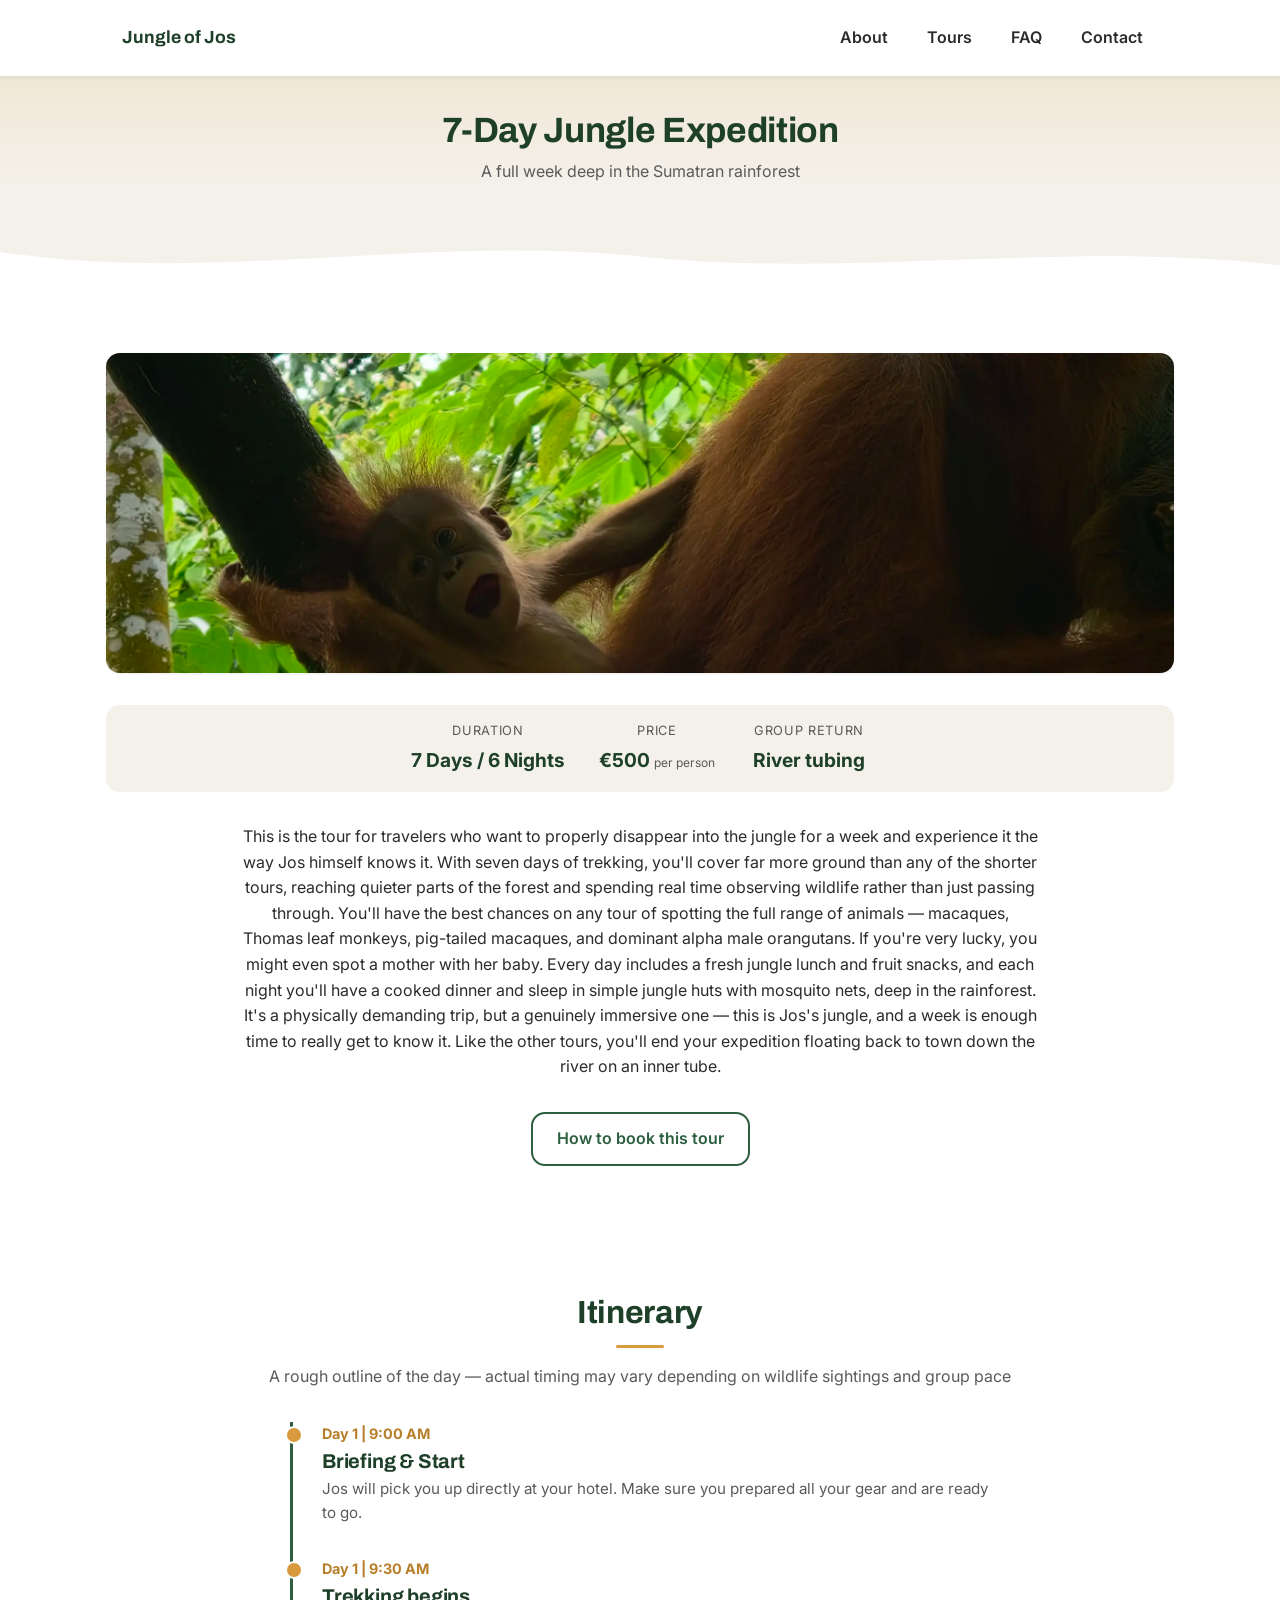
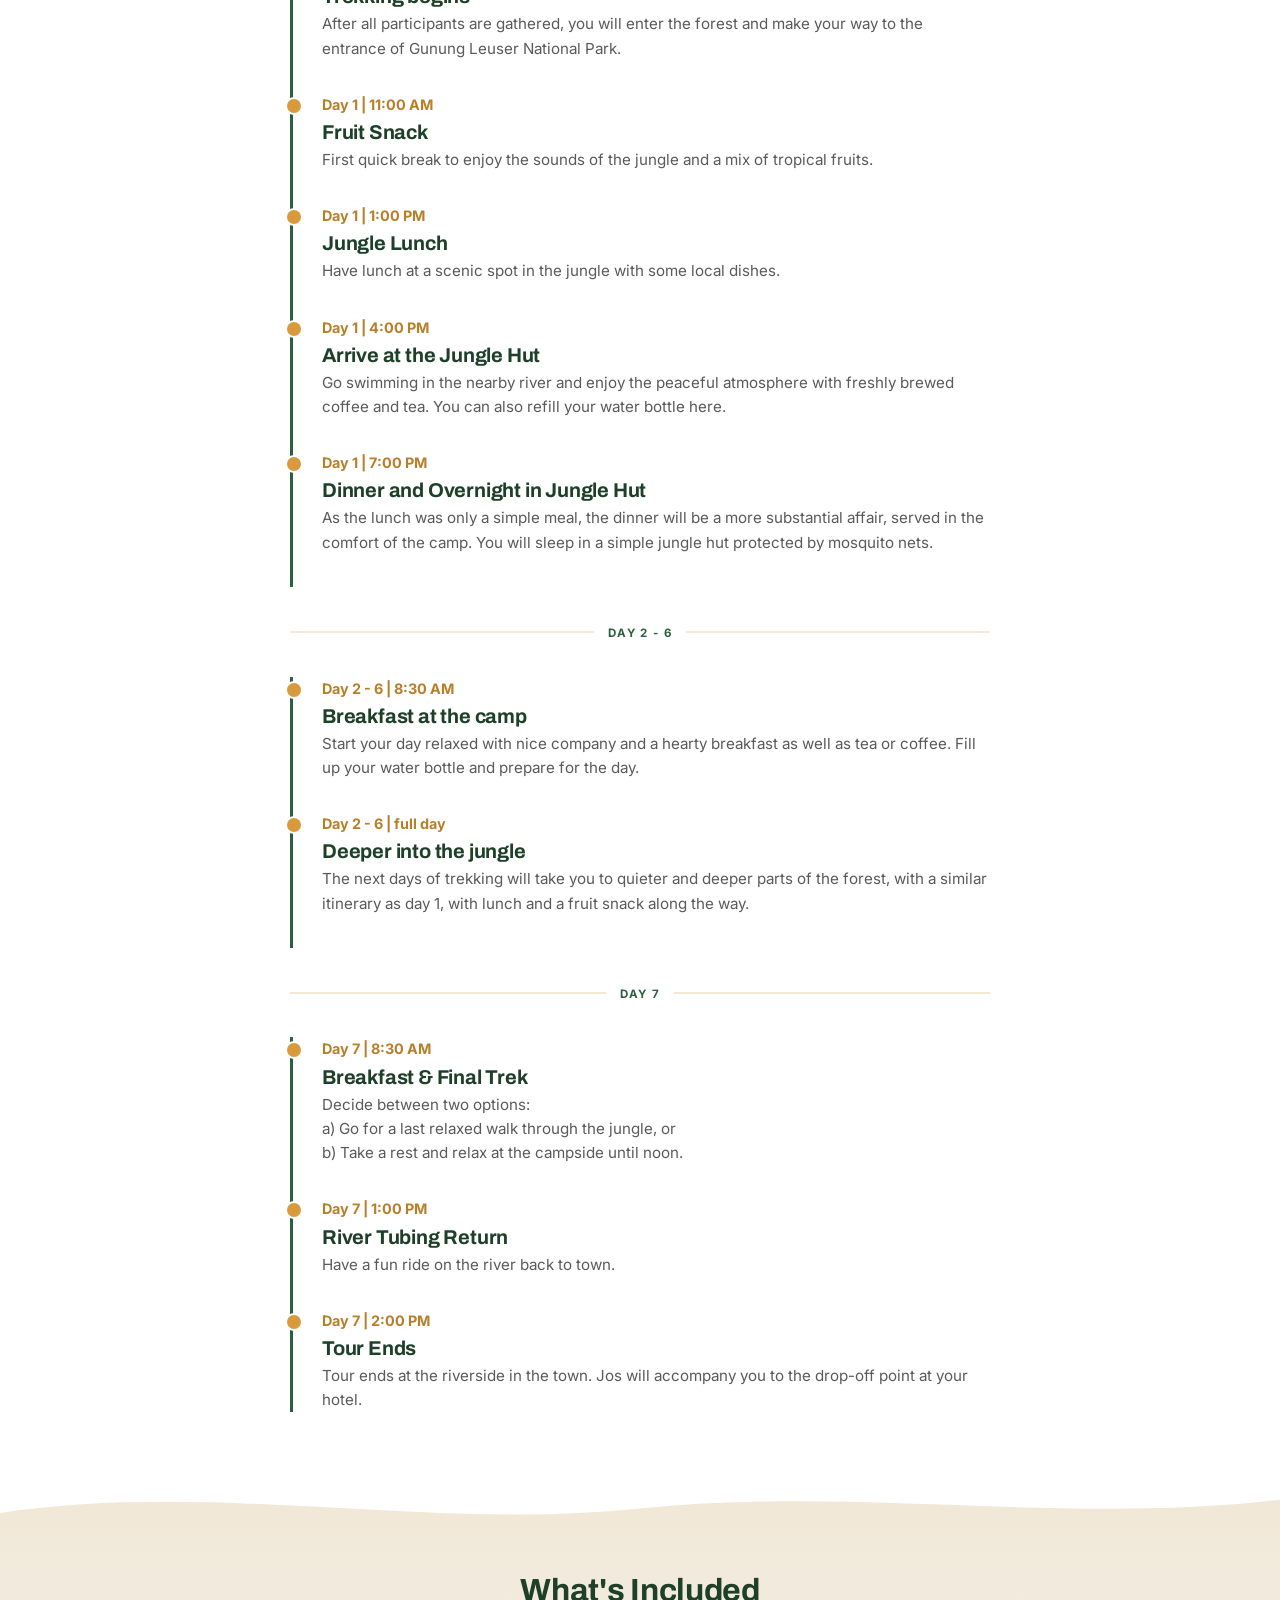
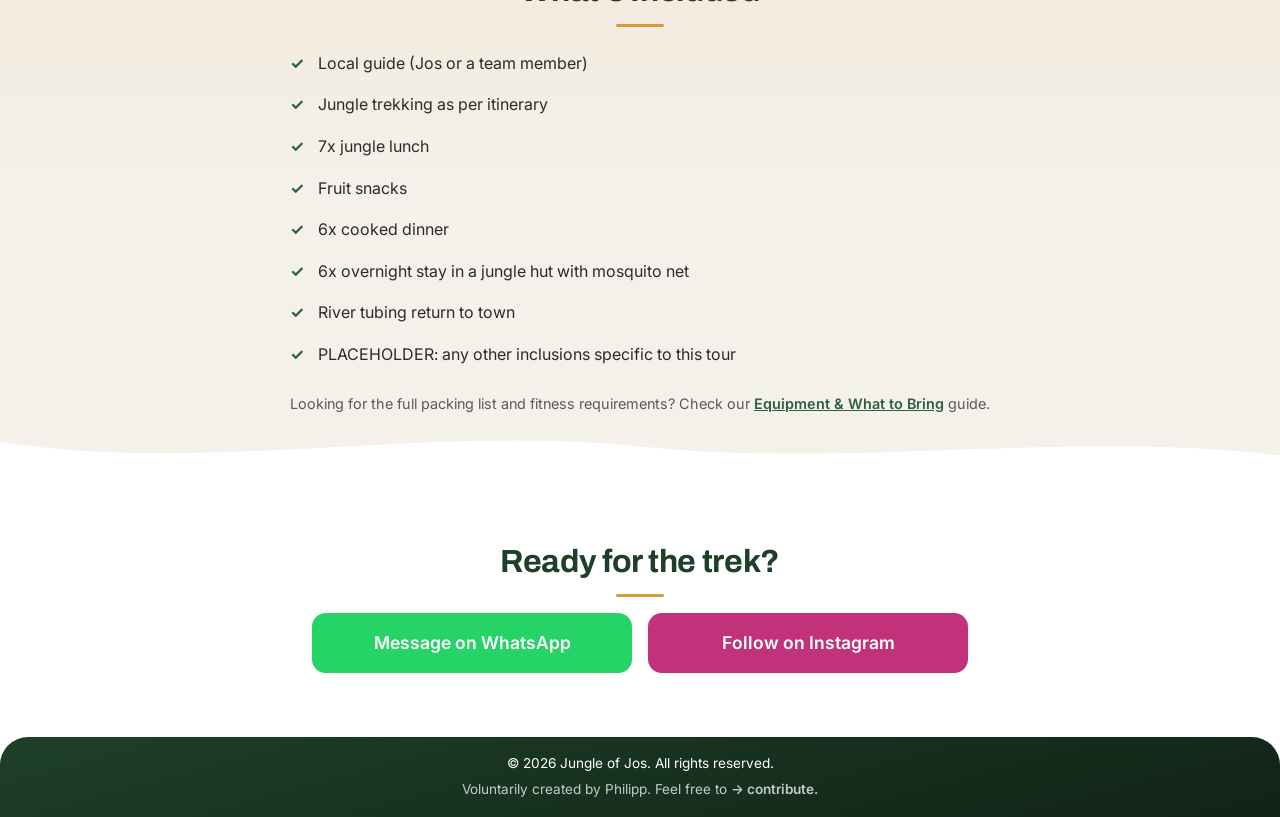
<file: tours/7-day.html>
<!DOCTYPE html>
<html lang="en">
<head>
  <meta charset="UTF-8">
  <meta name="viewport" content="width=device-width, initial-scale=1.0">
  <title>7-Day Jungle Expedition - Jungle of Jos</title>
  <meta name="description" content="7-Day Jungle Expedition in Bukit Lawang: itinerary, what's included, and pricing. A full week deep in the Sumatran rainforest with local guide Jos.">
  <link rel="stylesheet" href="../css/style.css">
  <link rel="canonical" href="https://jungle-of-jos.pages.dev/tours/7-day.html">
</head>
<body>

  <!-- ============================================= -->
  <!-- NAVIGATION                                     -->
  <!-- ============================================= -->
  <div class="nav-mount"></div>
  <script src="../js/nav.js"></script>
  <script src="../js/whatsapp-notice.js"></script>

  <main>

    <!-- ============================================= -->
    <!-- TOUR PAGE HEADER                               -->
    <!-- ============================================= -->
    <section class="page-header">
      <h1>7-Day Jungle Expedition</h1>
      <p class="section-subtitle">A full week deep in the Sumatran rainforest</p>
    </section>

    <!-- ============================================= -->
    <!-- TOUR HERO IMAGE + QUICK FACTS                  -->
    <!-- ============================================= -->
    <section class="tour-detail-intro">
      <img src="../images/orang1.webp" alt="Orangutan hanging in the canopy with her baby clinging to her belly" class="tour-detail-image">

      <div class="tour-quick-facts">
        <div class="quick-fact">
          <span class="quick-fact-label">Duration</span>
          <span class="quick-fact-value">7 Days / 6 Nights</span>
        </div>
        <div class="quick-fact">
          <span class="quick-fact-label">Price</span>
          <span class="quick-fact-value">€500 <span class="quick-fact-unit">per person</span></span>
        </div>
        <div class="quick-fact">
          <span class="quick-fact-label">Group return</span>
          <span class="quick-fact-value">River tubing</span>
        </div>
      </div>

      <p class="tour-detail-description">
        This is the tour for travelers who want to properly disappear into the jungle for a week and experience it the way Jos himself knows it. With seven days of trekking, you'll cover far more ground than any of the shorter tours, reaching quieter parts of the forest and spending real time observing wildlife rather than just passing through. You'll have the best chances on any tour of spotting the full range of animals — macaques, Thomas leaf monkeys, pig-tailed macaques, and dominant alpha male orangutans. If you're very lucky, you might even spot a mother with her baby. Every day includes a fresh jungle lunch and fruit snacks, and each night you'll have a cooked dinner and sleep in simple jungle huts with mosquito nets, deep in the rainforest. It's a physically demanding trip, but a genuinely immersive one — this is Jos's jungle, and a week is enough time to really get to know it. Like the other tours, you'll end your expedition floating back to town down the river on an inner tube.
      </p>

      <a href="../faq.html#how-to-book" class="btn btn-outline">How to book this tour</a>
    </section>

    <!-- ============================================= -->
    <!-- ITINERARY                                      -->
    <!-- ============================================= -->
    <section class="itinerary">
      <h2>Itinerary</h2>
      <p class="section-subtitle">A rough outline of the day — actual timing may vary depending on wildlife sightings and group pace</p>

      <ol class="itinerary-list">
        <li class="itinerary-step">
          <span class="itinerary-time">Day 1 | 9:00 AM</span>
          <div class="itinerary-content">
            <h3>Briefing & Start</h3>
            <p>Jos will pick you up directly at your hotel. Make sure you prepared all your gear and are ready to go.</p>
          </div>
        </li>
        <li class="itinerary-step">
          <span class="itinerary-time">Day 1 | 9:30 AM</span>
          <div class="itinerary-content">
            <h3>Trekking begins</h3>
            <p>After all participants are gathered, you will enter the forest and make your way to the entrance of Gunung Leuser National Park.</p>
          </div>
        </li>
        <li class="itinerary-step">
          <span class="itinerary-time">Day 1 | 11:00 AM</span>
          <div class="itinerary-content">
            <h3>Fruit Snack</h3>
            <p>First quick break to enjoy the sounds of the jungle and a mix of tropical fruits.</p>
          </div>
        </li>
        <li class="itinerary-step">
          <span class="itinerary-time">Day 1 | 1:00 PM</span>
          <div class="itinerary-content">
            <h3>Jungle Lunch</h3>
            <p>Have lunch at a scenic spot in the jungle with some local dishes.</p>
          </div>
        </li>
        <li class="itinerary-step">
          <span class="itinerary-time">Day 1 | 4:00 PM</span>
          <div class="itinerary-content">
            <h3>Arrive at the Jungle Hut</h3>
            <p>Go swimming in the nearby river and enjoy the peaceful atmosphere with freshly brewed coffee and tea. You can also refill your water bottle here.</p>
          </div>
        </li>
        <li class="itinerary-step">
          <span class="itinerary-time">Day 1 | 7:00 PM</span>
          <div class="itinerary-content">
            <h3>Dinner and Overnight in Jungle Hut</h3>
            <p>As the lunch was only a simple meal, the dinner will be a more substantial affair, served in the comfort of the camp. You will sleep in a simple jungle hut protected by mosquito nets.</p>
          </div>
        </li>

        <li class="itinerary-day-break"><span>Day 2 - 6</span></li>

        <li class="itinerary-step">
          <span class="itinerary-time">Day 2 - 6 | 8:30 AM</span>
          <div class="itinerary-content">
            <h3>Breakfast at the camp</h3>
            <p>Start your day relaxed with nice company and a hearty breakfast as well as tea or coffee. Fill up your water bottle and prepare for the day.</p>
          </div>
        </li>
        <li class="itinerary-step">
          <span class="itinerary-time">Day 2 - 6 | full day</span>
          <div class="itinerary-content">
            <h3>Deeper into the jungle</h3>
            <p>The next days of trekking will take you to quieter and deeper parts of the forest, with a similar itinerary as day 1, with lunch and a fruit snack along the way.</p>
          </div>
        </li>

        <li class="itinerary-day-break"><span>Day 7</span></li>

        <li class="itinerary-step">
          <span class="itinerary-time">Day 7 | 8:30 AM</span>
          <div class="itinerary-content">
            <h3>Breakfast & Final Trek</h3>
            <p>Decide between two options: <br> a) Go for a last relaxed walk through the jungle, or <br> b) Take a rest and relax at the campside until noon.</p>
          </div>
        </li>
        <li class="itinerary-step">
          <span class="itinerary-time">Day 7 | 1:00 PM</span>
          <div class="itinerary-content">
            <h3>River Tubing Return</h3>
            <p>Have a fun ride on the river back to town.</p>
          </div>
        </li>
        <li class="itinerary-step">
          <span class="itinerary-time">Day 7 | 2:00 PM</span>
          <div class="itinerary-content">
            <h3>Tour Ends</h3>
            <p>Tour ends at the riverside in the town. Jos will accompany you to the drop-off point at your hotel.</p>
          </div>
        </li>
      </ol>
    </section>

    <!-- ============================================= -->
    <!-- WHAT'S INCLUDED                                -->
    <!-- ============================================= -->
    <section class="whats-included">
      <h2>What's Included</h2>
      <ul class="included-list">
        <li>Local guide (Jos or a team member)</li>
        <li>Jungle trekking as per itinerary</li>
        <li>7x jungle lunch</li>
        <li>Fruit snacks</li>
        <li>6x cooked dinner</li>
        <li>6x overnight stay in a jungle hut with mosquito net</li>
        <li>River tubing return to town</li>
        <li>PLACEHOLDER: any other inclusions specific to this tour</li>
      </ul>

      <p class="whats-included-note">
        Looking for the full packing list and fitness requirements? Check our
        <a href="../faq.html#equipment">Equipment & What to Bring</a> guide.
      </p>
    </section>

    <!-- ============================================= -->
    <!-- CALL TO ACTION                                 -->
    <!-- ============================================= -->
    <div class="cta-mount"></div>
    <script src="../js/cta.js"></script>

  </main>

  <!-- ============================================= -->
  <!-- FOOTER                                         -->
  <!-- ============================================= -->
  <div class="footer-mount"></div>
  <script src="../js/footer.js"></script>


</body>
</html>
</file>
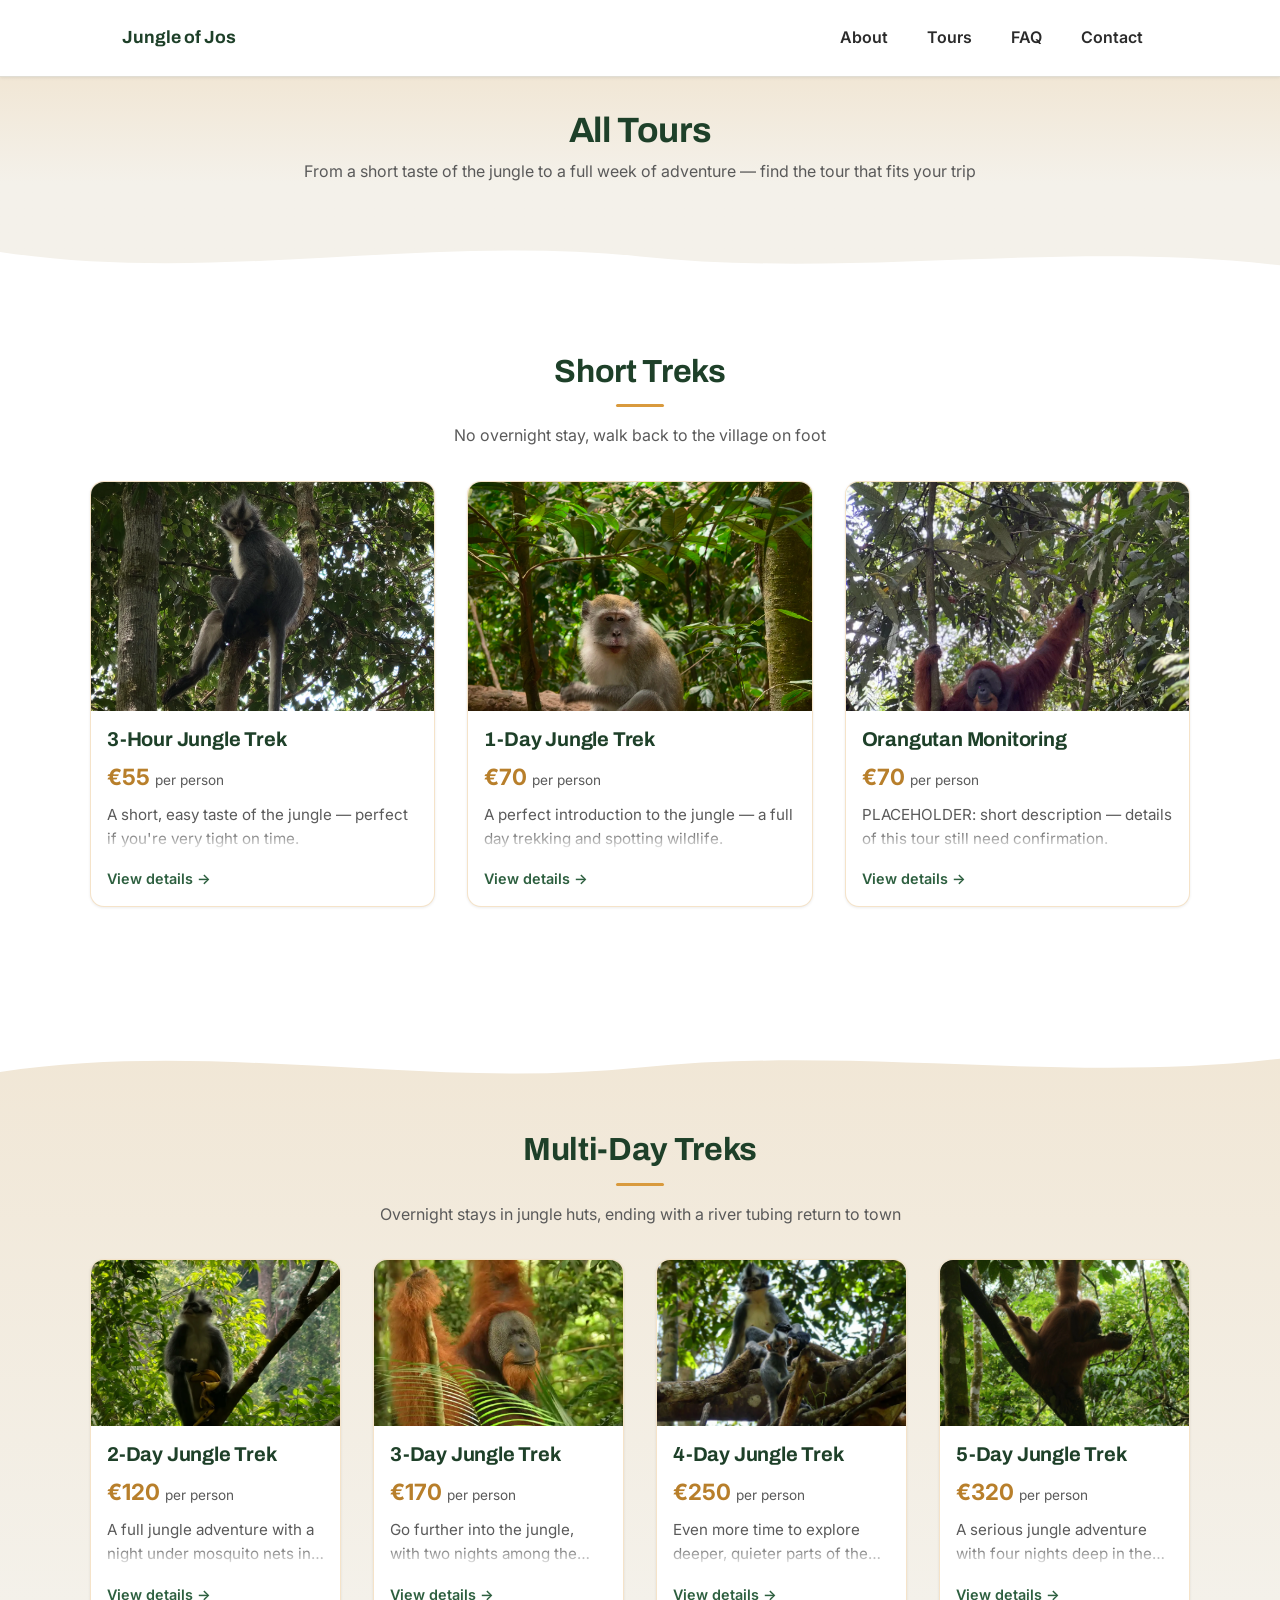
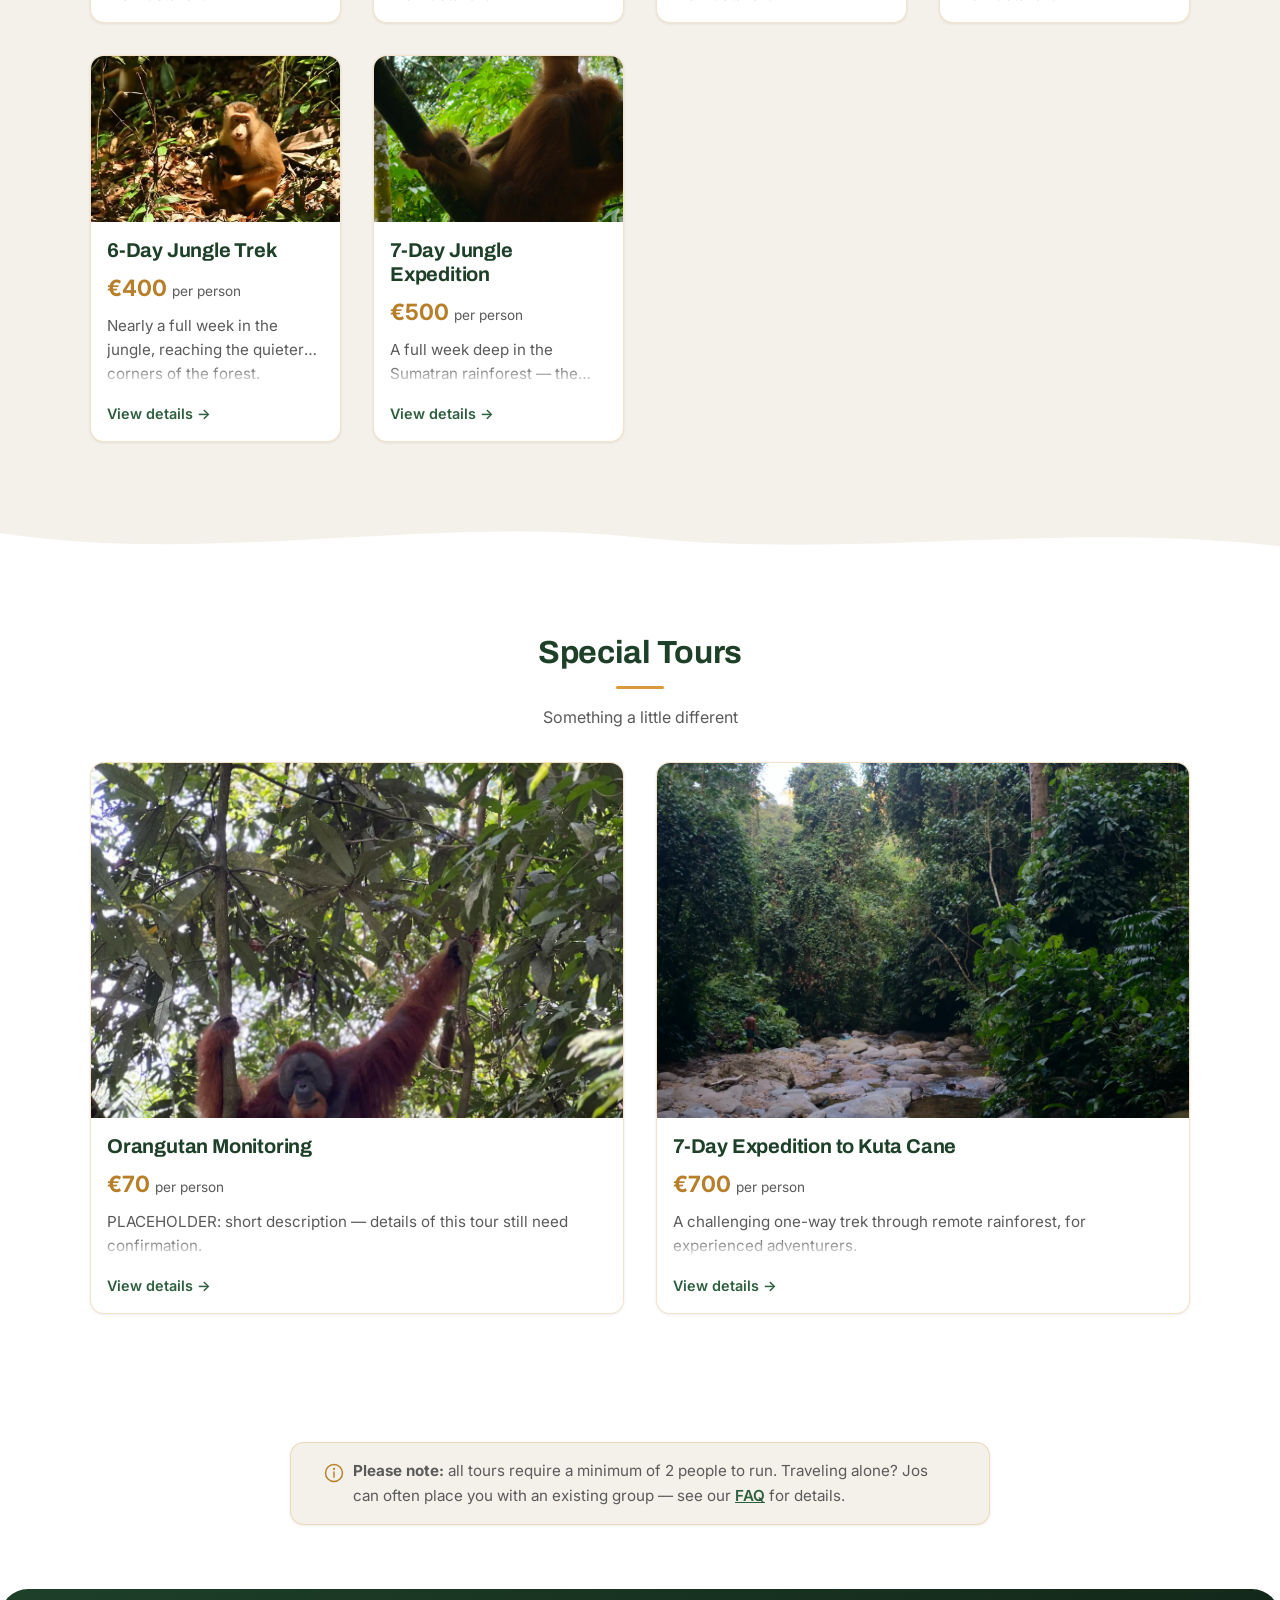
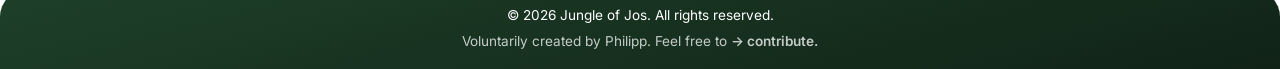
<file: tours/all-tours.html>
<!DOCTYPE html>
<html lang="en">

<head>
  <meta charset="UTF-8">
  <meta name="viewport" content="width=device-width, initial-scale=1.0">
  <title>All Tours - Jungle of Jos</title>
  <meta name="description"
    content="All jungle trekking tours offered by Jungle of Jos in Bukit Lawang, Sumatra: from a 3-hour taste of the jungle to a 7-day expedition to Kuta Cane.">
  <link rel="stylesheet" href="../css/style.css">
  <link rel="canonical" href="https://jungle-of-jos.pages.dev/tours/all-tours.html">
</head>

<body>

  <!-- ============================================= -->
  <!-- NAVIGATION                                     -->
  <!-- ============================================= -->
  <div class="nav-mount"></div>
  <script src="../js/nav.js"></script>
  <script src="../js/whatsapp-notice.js"></script>

  <main>

    <!-- ============================================= -->
    <!-- PAGE HEADER                                    -->
    <!-- ============================================= -->
    <section class="page-header">
      <h1>All Tours</h1>
      <p class="section-subtitle">From a short taste of the jungle to a full week of adventure — find the tour that fits
        your trip</p>
    </section>

    <!-- ============================================= -->
    <!-- SHORT TREKS (no overnight, no tubing)          -->
    <!-- ============================================= -->
    <section class="tours">
      <h2>Short Treks</h2>
      <p class="section-subtitle">No overnight stay, walk back to the village on foot</p>

      <div class="tour-cards">
        <a href="3-hour.html" class="tour-card">
          <img src="../images/thomas2.webp" alt="Thomas monkey sitting on a branch with its long tail hanging down" class="tour-image">
          <div class="tour-card-body">
            <h3>3-Hour Jungle Trek</h3>
            <p class="tour-price">€55 <span>per person</span></p>
            <p class="tour-description-preview">
              A short, easy taste of the jungle — perfect if you're very tight on time.
            </p>
            <span class="tour-card-link">View details →</span>
          </div>
        </a>

        <a href="1-day.html" class="tour-card">
          <img src="../images/makak1.webp" alt="Macaque monkey sitting on a fallen tree trunk in the jungle" class="tour-image">
          <div class="tour-card-body">
            <h3>1-Day Jungle Trek</h3>
            <p class="tour-price">€70 <span>per person</span></p>
            <p class="tour-description-preview">
              A perfect introduction to the jungle — a full day trekking and spotting wildlife.
            </p>
            <span class="tour-card-link">View details →</span>
          </div>
        </a>

        <a href="orangutan-monitoring.html" class="tour-card">
          <img src="../images/orang4.webp" alt="Orangutan hanging from a vine in the canopy, reaching upward" class="tour-image">
          <div class="tour-card-body">
            <h3>Orangutan Monitoring</h3>
            <p class="tour-price">€70 <span>per person</span></p>
            <p class="tour-description-preview">
              PLACEHOLDER: short description — details of this tour still need confirmation.
            </p>
            <span class="tour-card-link">View details →</span>
          </div>
        </a>
      </div>
    </section>

    <!-- ============================================= -->
    <!-- MULTI-DAY TREKS (overnight + tubing return)    -->
    <!-- ============================================= -->
    <section class="tours is-tinted">
      <h2>Multi-Day Treks</h2>
      <p class="section-subtitle">Overnight stays in jungle huts, ending with a river tubing return to town</p>

      <div class="tour-cards">
        <a href="2-day.html" class="tour-card">
          <img src="../images/thomas1.webp" alt="Thomas monkey sitting on a branch eating a banana in the jungle canopy" class="tour-image">
          <div class="tour-card-body">
            <h3>2-Day Jungle Trek</h3>
            <p class="tour-price">€120 <span>per person</span></p>
            <p class="tour-description-preview">
              A full jungle adventure with a night under mosquito nets in the rainforest.
            </p>
            <span class="tour-card-link">View details →</span>
          </div>
        </a>

        <a href="3-day.html" class="tour-card">
          <img src="../images/orang5.webp" alt="Close-up of an orangutan's face peering through palm leaves in the jungle"
            class="tour-image">
          <div class="tour-card-body">
            <h3>3-Day Jungle Trek</h3>
            <p class="tour-price">€170 <span>per person</span></p>
            <p class="tour-description-preview">
              Go further into the jungle, with two nights among the rainforest sounds.
            </p>
            <span class="tour-card-link">View details →</span>
          </div>
        </a>

        <a href="4-day.html" class="tour-card">
          <img src="../images/thomas3.webp" alt="Thomas monkey sitting on a branch with her baby beside her" class="tour-image">
          <div class="tour-card-body">
            <h3>4-Day Jungle Trek</h3>
            <p class="tour-price">€250 <span>per person</span></p>
            <p class="tour-description-preview">
              Even more time to explore deeper, quieter parts of the rainforest.
            </p>
            <span class="tour-card-link">View details →</span>
          </div>
        </a>

        <a href="5-day.html" class="tour-card">
          <img src="../images/orang3.webp" alt="Orangutan reaching up into the canopy for food while her baby clings underneath" class="tour-image">
          <div class="tour-card-body">
            <h3>5-Day Jungle Trek</h3>
            <p class="tour-price">€320 <span>per person</span></p>
            <p class="tour-description-preview">
              A serious jungle adventure with four nights deep in the rainforest.
            </p>
            <span class="tour-card-link">View details →</span>
          </div>
        </a>

        <a href="6-day.html" class="tour-card">
          <img src="../images/nose1.webp" alt="Macaque monkey sitting among fallen leaves on the forest floor, cradling her baby" class="tour-image">
          <div class="tour-card-body">
            <h3>6-Day Jungle Trek</h3>
            <p class="tour-price">€400 <span>per person</span></p>
            <p class="tour-description-preview">
              Nearly a full week in the jungle, reaching the quieter corners of the forest.
            </p>
            <span class="tour-card-link">View details →</span>
          </div>
        </a>

        <a href="7-day.html" class="tour-card">
          <img src="../images/orang1.webp" alt="Orangutan hanging in the canopy with her baby clinging to her belly" class="tour-image">
          <div class="tour-card-body">
            <h3>7-Day Jungle Expedition</h3>
            <p class="tour-price">€500 <span>per person</span></p>
            <p class="tour-description-preview">
              A full week deep in the Sumatran rainforest — the best chance to see everything.
            </p>
            <span class="tour-card-link">View details →</span>
          </div>
        </a>
      </div>
    </section>

    <!-- ============================================= -->
    <!-- SPECIAL TOURS                                  -->
    <!-- ============================================= -->
    <section class="tours">
      <h2>Special Tours</h2>
      <p class="section-subtitle">Something a little different</p>

      <div class="tour-cards">

        <a href="orangutan-monitoring.html" class="tour-card">
          <img src="../images/orang4.webp" alt="Orangutan hanging from a vine in the canopy, reaching upward" class="tour-image">
          <div class="tour-card-body">
            <h3>Orangutan Monitoring</h3>
            <p class="tour-price">€70 <span>per person</span></p>
            <p class="tour-description-preview">
              PLACEHOLDER: short description — details of this tour still need confirmation.
            </p>
            <span class="tour-card-link">View details →</span>
          </div>
        </a>

        <a href="kuta-cane.html" class="tour-card">
          <img src="../images/river1.webp" alt="Rocky jungle river winding through dense rainforest, with a person standing on the rocks in the distance" class="tour-image">
          <div class="tour-card-body">
            <h3>7-Day Expedition to Kuta Cane</h3>
            <p class="tour-price">€700 <span>per person</span></p>
            <p class="tour-description-preview">
              A challenging one-way trek through remote rainforest, for experienced adventurers.
            </p>
            <span class="tour-card-link">View details →</span>
          </div>
        </a>

      </div>
    </section>

    <!-- ============================================= -->
    <!-- GROUP SIZE NOTE                                -->
    <!-- ============================================= -->
    <section class="group-size-note">
      <svg class="group-size-note-icon" viewBox="0 0 24 24" fill="none" aria-hidden="true">
        <circle cx="12" cy="12" r="9.25" stroke="currentColor" stroke-width="1.6" />
        <line x1="12" y1="11" x2="12" y2="16.5" stroke="currentColor" stroke-width="1.6" stroke-linecap="round" />
        <circle cx="12" cy="7.5" r="1.15" fill="currentColor" />
      </svg>
      <p>
        <strong>Please note:</strong> all tours require a minimum of 2 people to run.
        Traveling alone? Jos can often place you with an existing group — see our
        <a href="../faq.html#how-to-book">FAQ</a> for details.
      </p>
    </section>

  </main>

  <!-- ============================================= -->
  <!-- FOOTER                                         -->
  <!-- ============================================= -->
  <div class="footer-mount"></div>
  <script src="../js/footer.js"></script>

</body>

</html>
</file>
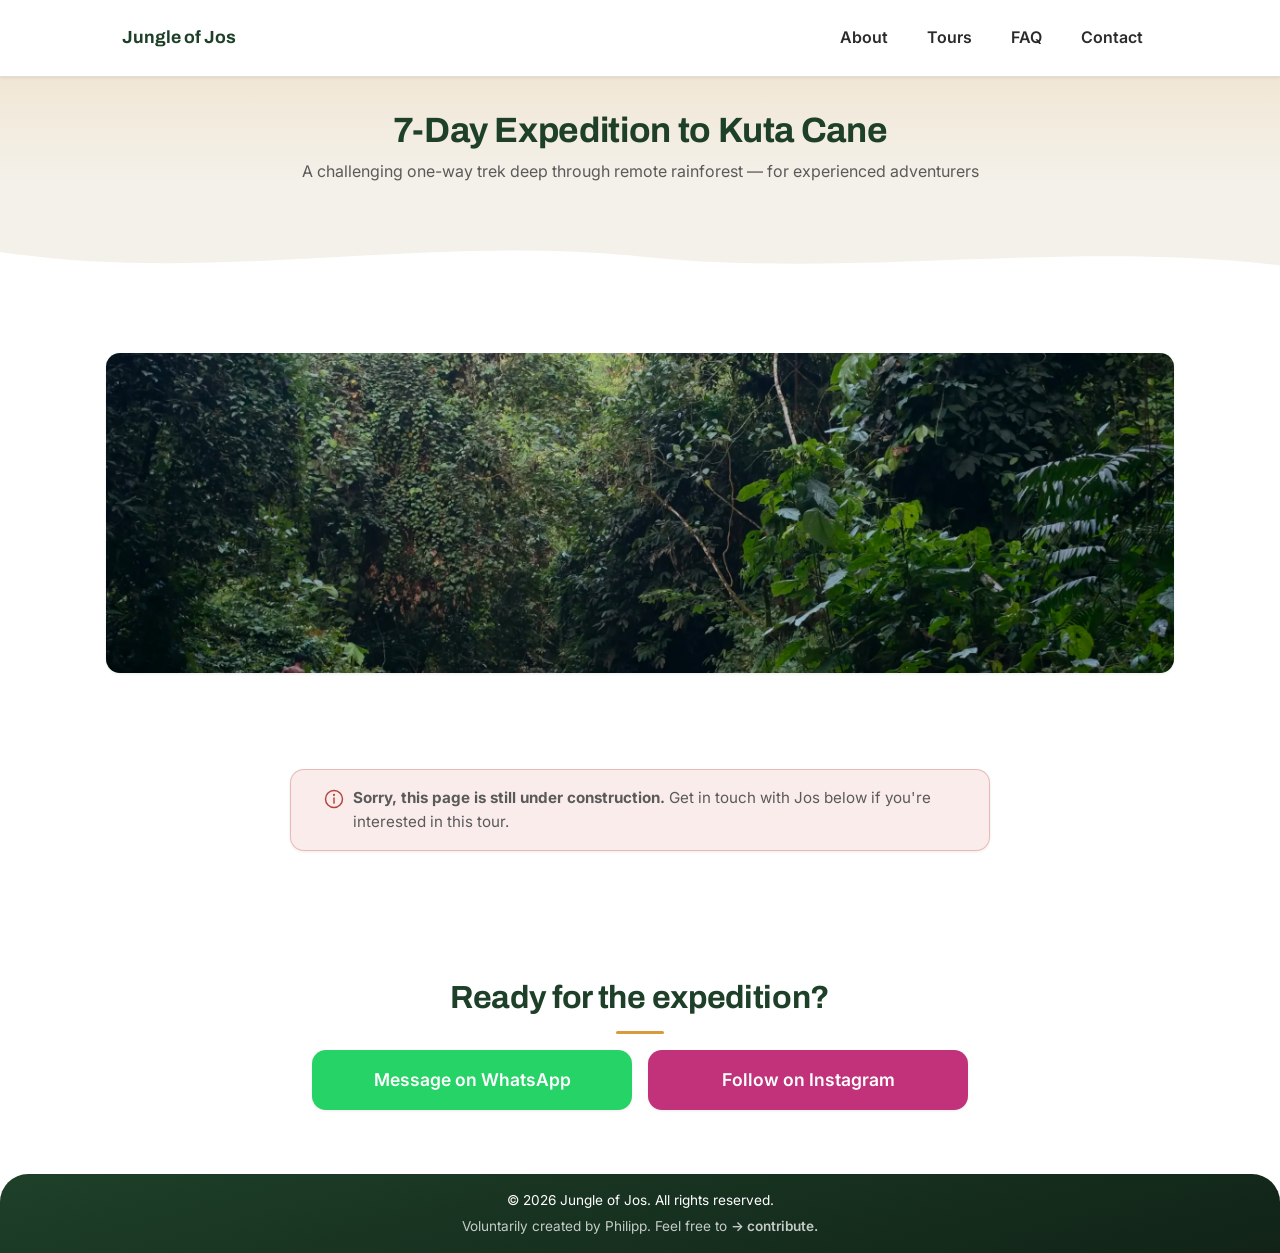
<file: tours/kuta-cane.html>
<!DOCTYPE html>
<html lang="en">
<head>
  <meta charset="UTF-8">
  <meta name="viewport" content="width=device-width, initial-scale=1.0">
  <title>7-Day Expedition to Kuta Cane - Jungle of Jos</title>
  <meta name="description" content="7-Day jungle expedition from Bukit Lawang to Kuta Cane: a challenging one-way trek through remote rainforest with local guide Jos.">
  <link rel="stylesheet" href="../css/style.css">
  <link rel="canonical" href="https://jungle-of-jos.pages.dev/tours/kuta-cane.html">
</head>
<body>

  <!-- ============================================= -->
  <!-- NAVIGATION                                     -->
  <!-- ============================================= -->
  <div class="nav-mount"></div>
  <script src="../js/nav.js"></script>
  <script src="../js/whatsapp-notice.js"></script>

  <main>

    <!-- ============================================= -->
    <!-- TOUR PAGE HEADER                               -->
    <!-- ============================================= -->
    <section class="page-header">
      <h1>7-Day Expedition to Kuta Cane</h1>
      <p class="section-subtitle">A challenging one-way trek deep through remote rainforest — for experienced adventurers</p>
    </section>

    <!-- ============================================= -->
    <!-- TOUR HERO IMAGE                                -->
    <!-- ============================================= -->
    <section class="tour-detail-intro">
      <img src="../images/river1.webp" alt="Rocky jungle river winding through dense rainforest, with a person standing on the rocks in the distance" class="tour-detail-image">
    </section>

    <!-- ============================================= -->
    <!-- CONSTRUCTION NOTE                              -->
    <!-- ============================================= -->
    <section class="construction-note">
      <svg class="construction-note-icon" viewBox="0 0 24 24" fill="none" aria-hidden="true">
        <circle cx="12" cy="12" r="9.25" stroke="currentColor" stroke-width="1.6" />
        <line x1="12" y1="11" x2="12" y2="16.5" stroke="currentColor" stroke-width="1.6" stroke-linecap="round" />
        <circle cx="12" cy="7.5" r="1.15" fill="currentColor" />
      </svg>
      <p>
        <strong>Sorry, this page is still under construction.</strong> Get in touch with Jos below if you're interested in this tour.
      </p>
    </section>

    <!-- ============================================= -->
    <!-- CALL TO ACTION                                 -->
    <!-- ============================================= -->
    <div class="cta-mount" data-title="Ready for the expedition?"></div>
    <script src="../js/cta.js"></script>

  </main>

  <!-- ============================================= -->
  <!-- FOOTER                                         -->
  <!-- ============================================= -->
  <div class="footer-mount"></div>
  <script src="../js/footer.js"></script>


</body>
</html>
</file>
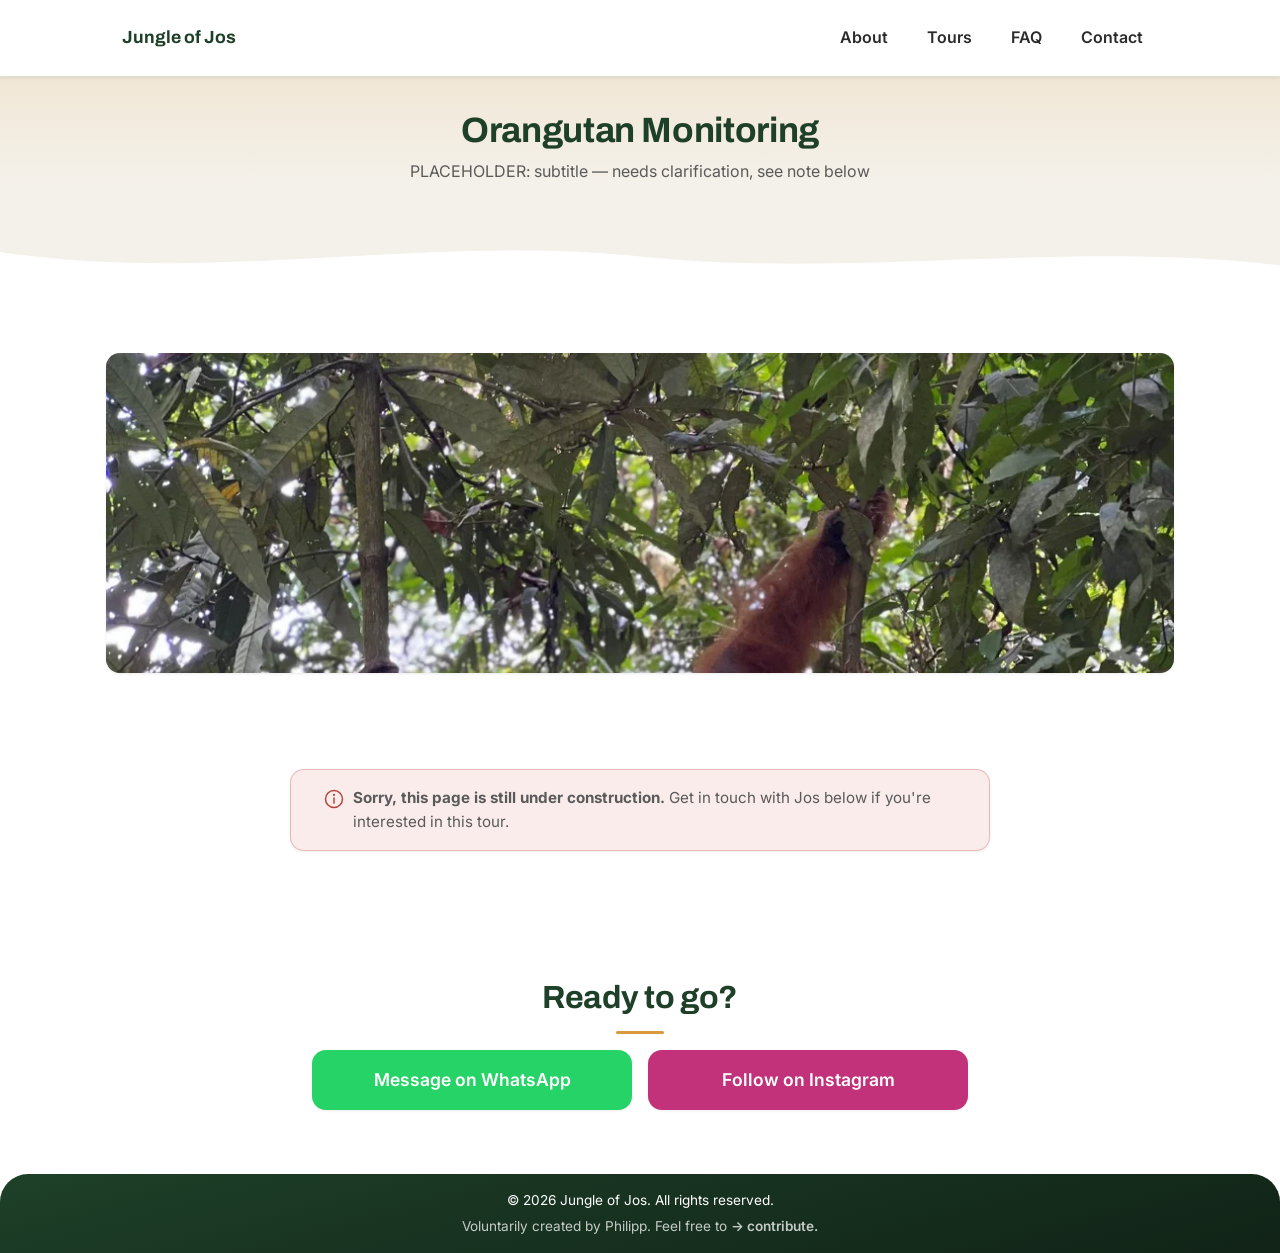
<file: tours/orangutan-monitoring.html>
<!DOCTYPE html>
<html lang="en">
<head>
  <meta charset="UTF-8">
  <meta name="viewport" content="width=device-width, initial-scale=1.0">
  <title>Orangutan Monitoring - Jungle of Jos</title>
  <meta name="description" content="Orangutan Monitoring tour in Bukit Lawang with local guide Jos. Details and pricing.">
  <link rel="stylesheet" href="../css/style.css">
  <link rel="canonical" href="https://jungle-of-jos.pages.dev/tours/orangutan-monitoring.html">
</head>
<body>

  <!-- ============================================= -->
  <!-- NAVIGATION                                     -->
  <!-- ============================================= -->
  <div class="nav-mount"></div>
  <script src="../js/nav.js"></script>
  <script src="../js/whatsapp-notice.js"></script>

  <main>

    <!-- ============================================= -->
    <!-- TOUR PAGE HEADER                               -->
    <!-- ============================================= -->
    <section class="page-header">
      <h1>Orangutan Monitoring</h1>
      <p class="section-subtitle">PLACEHOLDER: subtitle — needs clarification, see note below</p>
    </section>

    <!-- ============================================= -->
    <!-- TOUR HERO IMAGE                                -->
    <!-- ============================================= -->
    <section class="tour-detail-intro">
      <img src="../images/orang4.webp" alt="Orangutan hanging from a vine in the canopy, reaching upward" class="tour-detail-image">
    </section>

    <!-- ============================================= -->
    <!-- CONSTRUCTION NOTE                              -->
    <!-- ============================================= -->
    <section class="construction-note">
      <svg class="construction-note-icon" viewBox="0 0 24 24" fill="none" aria-hidden="true">
        <circle cx="12" cy="12" r="9.25" stroke="currentColor" stroke-width="1.6" />
        <line x1="12" y1="11" x2="12" y2="16.5" stroke="currentColor" stroke-width="1.6" stroke-linecap="round" />
        <circle cx="12" cy="7.5" r="1.15" fill="currentColor" />
      </svg>
      <p>
        <strong>Sorry, this page is still under construction.</strong> Get in touch with Jos below if you're interested in this tour.
      </p>
    </section>

    <!-- ============================================= -->
    <!-- CALL TO ACTION                                 -->
    <!-- ============================================= -->
    <div class="cta-mount" data-title="Ready to go?"></div>
    <script src="../js/cta.js"></script>

  </main>

  <!-- ============================================= -->
  <!-- FOOTER                                         -->
  <!-- ============================================= -->
  <div class="footer-mount"></div>
  <script src="../js/footer.js"></script>


</body>
</html>
</file>
<file: css/style.css>
/* Archivo (headings) is a neutral, sturdy modern grotesque - clean and
   confident without the whimsy of a display serif or the softness of a
   rounded sans. Paired with Inter for clean, neutral body text. */
@import url('https://fonts.googleapis.com/css2?family=Archivo:wght@600;700&family=Inter:wght@400;500;600;700&display=swap');

/* =================================================
   CSS VARIABLES - change colors/spacing here globally
   ================================================= */
:root {
  /* Colors - jungle green + warm accent */
  --color-primary: #2d5f3f;
  --color-primary-dark: #1e4029;
  --color-accent: #d99a3d;
  --color-accent-dark: #b87f2b;  --color-accent-soft: rgba(217, 154, 61, 0.14);
  --color-accent-soft-border: rgba(217, 154, 61, 0.28);  --color-danger-dark: #b5443d;
  --color-danger-soft: rgba(197, 68, 61, 0.1);
  --color-danger-soft-border: rgba(197, 68, 61, 0.3);  --color-whatsapp: #25d366;
  --color-whatsapp-dark: #1eab52;
  --color-instagram: #c1327a;
  --color-instagram-dark: #9c2762;
  --color-text: #2b2b2b;
  --color-text-light: #5a5a5a;
  --color-bg: #ffffff;
  --color-bg-alt: #f4f1ea;
  --color-bg-accent: #f8dda2;
  --color-border: #e0ddd4;

  /* Spacing */
  --spacing-xs: 0.25rem;
  --spacing-sm: 0.5rem;
  --spacing-md: 1rem;
  --spacing-lg: 2rem;
  --spacing-xl: 4rem;
  --spacing-2xl: 6rem;

  /* Layout */
  --max-width: 1100px;
  --radius: 14px;
  /* Fallback before nav.js measures the real header height; kept close to it
     so there's no visible layout jump once JS runs. */
  --header-height: 73px;

  /* A gentle wave silhouette (solid fill on transparent) used purely as a
     mask shape - see .tours/.whats-included below - so the actual visible
     color still comes from each element's own background-color variable. */
  --wave-mask: url("data:image/svg+xml,%3Csvg xmlns='http://www.w3.org/2000/svg' viewBox='0 0 1440 100' preserveAspectRatio='none'%3E%3Cpath d='M0,32 C240,90 480,0 720,40 C960,80 1200,10 1440,56 L1440,100 L0,100 Z' fill='%23000'/%3E%3C/svg%3E");

  /* Elevation - subtle shadows for depth (used on cards, buttons, sticky header) */
  --shadow-sm: 0 1px 3px rgba(0, 0, 0, 0.08);
  --shadow-md: 0 8px 20px rgba(0, 0, 0, 0.1);
  --shadow-lg: 0 16px 32px rgba(0, 0, 0, 0.14);

  /* Diagonal hairline pattern shown behind images that have no src yet */
  --image-missing: repeating-linear-gradient(
    135deg,
    rgba(0, 0, 0, 0.05),
    rgba(0, 0, 0, 0.05) 1px,
    transparent 1px,
    transparent 14px
  );
}

/* =================================================
   RESET / BASE
   ================================================= */
* {
  margin: 0;
  padding: 0;
  box-sizing: border-box;
}

html {
  scroll-behavior: smooth;
}

body {
  font-family: "Inter", -apple-system, BlinkMacSystemFont, "Segoe UI", Roboto, Helvetica, Arial, sans-serif;
  color: var(--color-text);
  background-color: var(--color-bg);
  line-height: 1.6;
  /* Reserves the header's own height since it's now position: fixed and no
     longer occupies space in normal flow. */
  padding-top: var(--header-height);
}

/* Anchor targets for the nav's #hero/#about/#contact links, so the fixed
   header (shown or freshly revealed) doesn't cover the section's heading. */
section[id] {
  scroll-margin-top: var(--header-height);
}

h1, h2, h3 {
  font-family: "Archivo", "Inter", -apple-system, BlinkMacSystemFont, "Segoe UI", Roboto, Helvetica, Arial, sans-serif;
  font-weight: 700;
  line-height: 1.2;
  letter-spacing: -0.01em;
  color: var(--color-primary-dark);
}

h2 {
  font-size: 2rem;
  margin-bottom: var(--spacing-md);
  text-align: center;
  position: relative;
  padding-bottom: var(--spacing-md);
}

/* Short accent rule under every section heading, gives sections a visual anchor
   instead of just centered bold text. */
h2::after {
  content: "";
  position: absolute;
  bottom: 0;
  left: 50%;
  transform: translateX(-50%);
  width: 48px;
  height: 3px;
  border-radius: 3px;
  background-color: var(--color-accent);
}

h3 {
  font-size: 1.25rem;
  margin-bottom: var(--spacing-sm);
}

a {
  text-decoration: none;
  color: inherit;
}

img {
  max-width: 100%;
  display: block;
}

ul {
  list-style: none;
}

/* Consistent keyboard-focus ring across links, buttons, and the FAQ toggles.
   :focus-visible skips the ring for mouse clicks and only shows it for keyboard/assistive use. */
a:focus-visible,
button:focus-visible,
.btn:focus-visible {
  outline: 3px solid var(--color-accent);
  outline-offset: 2px;
  border-radius: 4px;
}

section {
  padding: var(--spacing-xl) var(--spacing-md);
  max-width: var(--max-width);
  margin: 0 auto;
}

.section-subtitle {
  text-align: center;
  color: var(--color-text-light);
  margin-bottom: var(--spacing-lg);
}

/* =================================================
   BUTTONS
   ================================================= */
.btn {
  display: inline-flex;
  align-items: center;
  justify-content: center;
  min-width: 0;
  padding: 0.75rem 1.5rem;
  border-radius: var(--radius);
  font-weight: 600;
  text-align: center;
  box-shadow: var(--shadow-sm);
  transition: background-color 0.2s ease, transform 0.2s ease, box-shadow 0.2s ease;
}

.btn:hover {
  transform: translateY(-2px);
  box-shadow: var(--shadow-md);
}

.btn:active {
  transform: translateY(0);
  box-shadow: var(--shadow-sm);
}

.btn-whatsapp {
  background-color: var(--color-whatsapp);
  color: #fff;
}
.btn-whatsapp:hover {
  background-color: var(--color-whatsapp-dark);
}

.btn-instagram {
  background-color: var(--color-instagram);
  color: #fff;
}
.btn-instagram:hover {
  background-color: var(--color-instagram-dark);
}

.btn-outline {
  background-color: transparent;
  border: 2px solid var(--color-primary);
  color: var(--color-primary);
  box-shadow: none;
}
.btn-outline:hover {
  background-color: var(--color-primary);
  color: #fff;
  box-shadow: var(--shadow-md);
}

.btn-large {
  padding: 1rem 2rem;
  font-size: 1.1rem;
}

/* =================================================
   HEADER / NAVIGATION
   ================================================= */
/* Fixed so it can float over page content once it reappears mid-page (see
   nav.js): visible by default, slides up out of view while scrolling down
   or after a few seconds of no scrolling, and slides back in on any
   upward scroll. */
.site-header {
  position: fixed;
  top: 0;
  left: 0;
  right: 0;
  background-color: var(--color-bg);
  border-bottom: 1px solid var(--color-border);
  box-shadow: var(--shadow-sm);
  z-index: 100;
  transform: translateY(0);
  transition: transform 0.3s ease;
}

.site-header.is-hidden {
  transform: translateY(-100%);
}

.navbar {
  position: relative;
  max-width: var(--max-width);
  margin: 0 auto;
  display: flex;
  align-items: center;
  justify-content: space-between;
  padding: var(--spacing-md) var(--spacing-lg);
  gap: var(--spacing-md);
}

.nav-logo {
  font-family: "Archivo", "Inter", -apple-system, BlinkMacSystemFont, "Segoe UI", Roboto, Helvetica, Arial, sans-serif;
  font-weight: 700;
  font-size: 1.1rem;
  color: var(--color-primary-dark);
}

.nav-links {
  display: flex;
  align-items: center;
  gap: var(--spacing-sm);
}

/* Chip-style links: a soft accent background/border on hover and keyboard
   focus, instead of only a text color change, so they read as interactive. */
.nav-links a {
  display: inline-block;
  padding: 0.5rem 0.9rem;
  border-radius: var(--radius);
  border: 1px solid transparent;
  font-weight: 600;
  color: var(--color-text);
  transition: background-color 0.2s ease, border-color 0.2s ease, color 0.2s ease;
}
.nav-links a:hover,
.nav-links a:focus-visible {
  background-color: var(--color-accent-soft);
  border-color: var(--color-accent-soft-border);
  color: var(--color-primary-dark);
}

/* Hamburger toggle - hidden on wide screens, shown once the nav links no
   longer fit in one row (see the max-width: 700px block below). */
.nav-toggle {
  display: none;
  flex-direction: column;
  justify-content: center;
  align-items: stretch;
  gap: 5px;
  width: 40px;
  height: 40px;
  padding: 8px;
  background: none;
  border: none;
  border-radius: var(--radius);
  cursor: pointer;
}
.nav-toggle:hover,
.nav-toggle:focus-visible {
  background-color: var(--color-accent-soft);
}

.nav-toggle-bar {
  display: block;
  height: 2px;
  background-color: var(--color-primary-dark);
  border-radius: 2px;
  transition: transform 0.2s ease, opacity 0.2s ease;
}

.nav-toggle.is-active .nav-toggle-bar:nth-child(1) {
  transform: translateY(7px) rotate(45deg);
}
.nav-toggle.is-active .nav-toggle-bar:nth-child(2) {
  opacity: 0;
}
.nav-toggle.is-active .nav-toggle-bar:nth-child(3) {
  transform: translateY(-7px) rotate(-45deg);
}

@media (max-width: 700px) {
  .nav-toggle {
    display: flex;
  }

  .nav-links {
    position: absolute;
    top: 100%;
    left: 0;
    right: 0;
    flex-direction: column;
    align-items: stretch;
    gap: 0;
    background-color: var(--color-bg);
    border-bottom: 1px solid var(--color-border);
    box-shadow: var(--shadow-md);
    padding: var(--spacing-sm);
    max-height: 0;
    overflow: hidden;
    transition: max-height 0.25s ease;
  }

  .nav-links.is-open {
    max-height: 400px; /* large enough to fit all links; not a hard content limit */
  }

  .nav-links a {
    padding: 0.85rem 1rem;
  }
}


/* =================================================
   HERO SECTION
   ================================================= */
.hero {
  position: relative;
  max-width: none;
  min-height: 70vh;
  display: flex;
  align-items: center;
  justify-content: center;
  text-align: center;
  padding: var(--spacing-xl) var(--spacing-md);
  background-color: var(--color-primary-dark);
  overflow: hidden;
}

@media (min-width: 900px) {
  .hero {
    padding: var(--spacing-2xl) var(--spacing-md);
  }
}

.hero-bg-image {
  position: absolute;
  inset: 0;
  width: 100%;
  height: 100%;
  object-fit: cover;
  opacity: 0.55;
}

.hero-content {
  position: relative;
  z-index: 1;
  max-width: 700px;
  color: #fff;
}

.hero-content h1 {
  color: #fff;
  font-size: 2.5rem;
  margin-bottom: var(--spacing-md);
}

.hero-subtitle {
  font-size: 1.2rem;
  margin-bottom: var(--spacing-lg);
}

.hero-buttons {
  display: flex;
  gap: var(--spacing-md);
  justify-content: center;
  flex-wrap: wrap;
}

.hero-buttons .btn,
.contact-buttons .btn {
  flex: 1 1 220px;
  max-width: 320px;
}

@media (max-width: 560px) {
  .hero-buttons,
  .contact-buttons {
    flex-direction: column;
    /* stretch (not center) + width: fit-content below: the group shrinks
       to whichever button's label is widest, and align-items: stretch
       makes the other button match that width instead of hugging its own
       (shorter) text - that's what kept both buttons the same width
       before, without going back to a fragile fixed pixel value. */
    align-items: stretch;
    width: fit-content;
    margin-left: auto;
    margin-right: auto;
  }

  .hero-buttons .btn,
  .contact-buttons .btn {
    /* Width used to be a fixed 260px, but that left the WhatsApp button's
       label only a few px of breathing room after the Inter font swap -
       any slightly wider font rendering (browser/device differences) was
       enough to wrap it to two lines. Sizing to content (via the fit-content
       group above) instead removes that fragility entirely. */
    width: 100%;
    max-width: min(100%, 300px);
    flex-basis: auto;
    white-space: nowrap;
  }
}

/* =================================================
   ABOUT SECTION
   ================================================= */
.about-content {
  display: flex;
  align-items: center;
  gap: var(--spacing-xl);
  flex-wrap: wrap;
}

.about-image {
  flex: 1 1 300px;
  width: min(100%, 400px);
  aspect-ratio: 4 / 3;
  border-radius: var(--radius);
  background-color: var(--color-bg-alt);
  background-image: var(--image-missing);
  background-size: cover;
  background-position: center;
  box-shadow: var(--shadow-sm);
}

.about-text {
  flex: 1 1 400px;
}

/* =================================================
   TOURS SECTION
   ================================================= */
.tours {
  position: relative;
  max-width: none;
}

/* .is-tinted marks which .tours sections get the beige wash - a page can
   have several .tours sections back to back (see all-tours.html) and they
   should alternate white/tinted/white, not all render the same color. */
.tours.is-tinted,
.whats-included,
.page-header {
  background: linear-gradient(180deg, color-mix(in srgb, var(--color-bg-alt) 88%, var(--color-accent) 12%), var(--color-bg-alt) 50%);
}

/* The top wave dips up to ~55px into the section (see --wave-mask below),
   which barely clears the default section padding-top (64px) - the heading
   ended up looking cramped right against it. Extra top padding here only,
   since .tours sections without .is-tinted don't own a top wave at all. */
.tours.is-tinted,
.whats-included {
  padding-top: calc(var(--spacing-xl) + 32px);
}

.tours > h2,
.tours > .section-subtitle,
.tour-cards,
.tour-table-wrapper {
  max-width: var(--max-width);
  margin-left: auto;
  margin-right: auto;
}

/* auto-fit sizes columns to the available width (up to 4 per row on desktop)
   instead of a fixed column count, so cards stay a readable width on
   in-between screen sizes instead of being squeezed into 3-4 fixed columns. */
.tour-cards {
  display: grid;
  grid-template-columns: repeat(auto-fit, minmax(230px, 1fr));
  gap: var(--spacing-lg);
  margin-bottom: var(--spacing-xl);
}

/* Tour cards are simple link cards - the whole card links to the tour's detail page */
.tour-card {
  display: flex;
  flex-direction: column;
  background-color: var(--color-bg);
  border-radius: var(--radius);
  border: 1px solid var(--color-accent-soft-border);
  overflow: hidden;
  box-shadow: var(--shadow-sm);
  transition: transform 0.2s ease, box-shadow 0.2s ease;
}

.tour-card:hover {
  transform: translateY(-4px);
  box-shadow: var(--shadow-md);
}

.tour-image {
  width: 100%;
  aspect-ratio: 3 / 2;
  object-fit: cover;
  background-color: var(--color-border);
  background-image: var(--image-missing);
  flex-shrink: 0;
}

.tour-card-body {
  padding: var(--spacing-md);
  display: flex;
  flex-direction: column;
  flex-grow: 1;
}

.tour-price {
  font-size: 1.4rem;
  font-weight: 700;
  color: var(--color-accent-dark);
  margin-bottom: var(--spacing-sm);
}

.tour-price span {
  font-size: 0.85rem;
  font-weight: 400;
  color: var(--color-text-light);
}

/* Preview text: clamp to 2 lines with a fade-out, consistent with the card's compact size */
.tour-description-preview {
  position: relative;
  font-size: 0.95rem;
  color: var(--color-text-light);
  margin-bottom: var(--spacing-md);
  flex-grow: 1;
  overflow: hidden;
  display: -webkit-box;
  -webkit-line-clamp: 2;
  -webkit-box-orient: vertical;
}

.tour-description-preview::after {
  content: "";
  position: absolute;
  bottom: 0;
  left: 0;
  width: 100%;
  height: 1.4em;
  background: linear-gradient(to bottom, transparent, var(--color-bg));
}

.tour-card-link {
  align-self: flex-start;
  color: var(--color-primary);
  font-weight: 600;
  font-size: 0.9rem;
}

.tour-card:hover .tour-card-link {
  text-decoration: underline;
}

/* Tour comparison table */
/* Link to the full tour list below the main tour cards */
.tours-cta {
  text-align: center;
  max-width: var(--max-width);
  margin: 0 auto;
}

.tours-cta p {
  color: var(--color-text-light);
  margin-bottom: var(--spacing-md);
}

.tour-table-wrapper h3 {
  text-align: center;
  margin-bottom: var(--spacing-md);
}

.tour-table {
  width: 100%;
  max-width: 420px;
  margin: 0 auto;
  border-collapse: collapse;
  background-color: var(--color-bg);
  border-radius: var(--radius);
  overflow: hidden;
}

.tour-table th,
.tour-table td {
  padding: 0.75rem 1rem;
  text-align: left;
  border-bottom: 1px solid var(--color-border);
}

.tour-table th {
  background-color: var(--color-primary);
  color: #fff;
}

/* =================================================
   GALLERY SECTION
   ================================================= */
.gallery-grid {
  display: grid;
  grid-template-columns: repeat(auto-fit, minmax(220px, 1fr));
  gap: var(--spacing-md);
}

.gallery-image {
  width: 100%;
  height: 200px;
  object-fit: cover;
  border-radius: var(--radius);
  background-color: var(--color-bg-alt);
  background-image: var(--image-missing);
  box-shadow: var(--shadow-sm);
  transition: transform 0.2s ease, box-shadow 0.2s ease;
}

.gallery-image:hover {
  transform: translateY(-4px);
  box-shadow: var(--shadow-md);
}

/* =================================================
   CONTACT SECTION
   ================================================= */
.contact {
  text-align: center;
}

.contact-buttons {
  display: flex;
  gap: var(--spacing-md);
  justify-content: center;
  flex-wrap: wrap;
  margin-bottom: var(--spacing-lg);
}

.contact-location {
  color: var(--color-text-light);
}

/* =================================================
   FOOTER
   ================================================= */
.site-footer {
  text-align: center;
  padding: var(--spacing-md);
  /* Darkens toward the corner using the existing primary color, no separate
     "darkest" variable to keep in sync if --color-primary-dark ever changes. */
  background: linear-gradient(165deg, var(--color-primary-dark), color-mix(in srgb, var(--color-primary-dark) 55%, black));
  color: #fff;
  font-size: 0.85rem;
  border-radius: 28px 28px 0 0;
}

.site-footer-note {
  margin-top: var(--spacing-xs);
  opacity: 0.75;
}

.site-footer-note a {
  color: #fff;
  font-weight: 600;
}

/* =================================================
   PAGE HEADER (for sub-pages like FAQ, tour details)
   ================================================= */
/* Reuses the .tours.is-tinted/.whats-included gradient + wave treatment
   below, rather than introducing a separate decorative language just for
   this element - every sub-page effectively opens with the same "hero-lite"
   band before its first white section. */
.page-header {
  position: relative;
  text-align: center;
  max-width: none;
  padding: var(--spacing-lg) var(--spacing-md) calc(var(--spacing-lg) + 40px);
}

.page-header h1 {
  font-size: 2.2rem;
  margin-bottom: var(--spacing-sm);
}

/* =================================================
   FAQ ACCORDION
   ================================================= */
.faq-accordion {
  display: flex;
  flex-direction: column;
  gap: var(--spacing-md);
}

.faq-item {
  border: 1px solid var(--color-accent-soft-border);
  border-radius: var(--radius);
  overflow: hidden;
  background-color: var(--color-bg);
  box-shadow: var(--shadow-sm);
  scroll-margin-top: calc(var(--header-height) + var(--spacing-md)); /* keeps the opened item clear of the header when it's visible */
}

.faq-question {
  width: 100%;
  display: flex;
  justify-content: space-between;
  align-items: center;
  padding: 1rem 1.25rem;
  background-color: var(--color-bg-alt);
  border: none;
  text-align: left;
  font-size: 1.05rem;
  font-weight: 600;
  color: var(--color-primary-dark);
  cursor: pointer;
  font-family: inherit;
}

.faq-icon {
  font-size: 1.4rem;
  font-weight: 400;
  transition: transform 0.2s ease;
  flex-shrink: 0;
  margin-left: var(--spacing-md);
}

.faq-item.is-open .faq-icon {
  transform: rotate(45deg);
}

.faq-answer {
  max-height: 0;
  overflow: hidden;
  transition: max-height 0.3s ease;
  padding: 0 1.25rem;
}

.faq-item.is-open .faq-answer {
  max-height: 1000px; /* large enough to fit content; not a hard content limit */
  padding: 1rem 1.25rem 1.25rem;
}

.faq-answer p {
  color: var(--color-text-light);
  margin-bottom: var(--spacing-sm);
}

.faq-answer p:last-child {
  margin-bottom: 0;
}

.faq-answer ul {
  margin: 0 0 var(--spacing-sm) 0;
}

.faq-answer ul:last-child {
  margin-bottom: 0;
}

/* Small accent-gold dot bullets, matching the same --color-accent dots
   already used on the itinerary steps, instead of the site-wide
   `ul { list-style: none }` reset leaving these as unmarked plain lines. */
.faq-answer li {
  position: relative;
  padding-left: 1.1rem;
  margin-bottom: 0.4rem;
  color: var(--color-text-light);
}

.faq-answer li:last-child {
  margin-bottom: 0;
}

.faq-answer li::before {
  content: "";
  position: absolute;
  left: 0;
  top: 0.55em;
  width: 6px;
  height: 6px;
  border-radius: 50%;
  background-color: var(--color-accent);
}

.faq-image {
  width: 100%;
  max-width: 400px;
  height: 200px;
  object-fit: cover;
  border-radius: var(--radius);
  background-color: var(--color-bg-alt);
  background-image: var(--image-missing);
  margin-bottom: var(--spacing-sm);
}

/* =================================================
   TOUR DETAIL PAGE - Intro / Quick Facts
   ================================================= */
.tour-detail-image {
  width: 100%;
  height: 320px;
  object-fit: cover;
  border-radius: var(--radius);
  background-color: var(--color-bg-alt);
  background-image: var(--image-missing);
  box-shadow: var(--shadow-sm);
  margin-bottom: var(--spacing-lg);
}

.tour-quick-facts {
  display: flex;
  gap: var(--spacing-lg);
  flex-wrap: wrap;
  justify-content: center;
  margin-bottom: var(--spacing-lg);
  padding: var(--spacing-md);
  background-color: var(--color-bg-alt);
  border-radius: var(--radius);
}

.quick-fact {
  display: flex;
  flex-direction: column;
  align-items: center;
  text-align: center;
  min-width: 120px;
}

.quick-fact-label {
  font-size: 0.8rem;
  text-transform: uppercase;
  letter-spacing: 0.05em;
  color: var(--color-text-light);
  margin-bottom: var(--spacing-xs);
}

.quick-fact-value {
  font-size: 1.2rem;
  font-weight: 700;
  color: var(--color-primary-dark);
}

.quick-fact-unit {
  font-size: 0.75rem;
  font-weight: 400;
  color: var(--color-text-light);
}

.tour-detail-description {
  margin-bottom: var(--spacing-lg);
  text-align: center;
  max-width: 800px;
  margin-left: auto;
  margin-right: auto;
}

.tour-detail-intro {
  text-align: center;
}

.tour-detail-intro .btn {
  display: block;
  width: fit-content;
  margin: 0 auto;
}

/* =================================================
   ITINERARY
   ================================================= */
.itinerary-list {
  list-style: none;
  max-width: 700px;
  margin: 0 auto;
  padding-left: 0;
}

.itinerary-step {
  position: relative;
  padding: 0 0 var(--spacing-lg) calc(var(--spacing-lg) - 3px);
  border-left: 3px solid var(--color-primary);
}

.itinerary-step:last-child {
  padding-bottom: 0;
}

.itinerary-step::before {
  content: "";
  position: absolute;
  left: -8px;
  top: 4px;
  width: 14px;
  height: 14px;
  border-radius: 50%;
  background-color: var(--color-accent);
  border: 2px solid var(--color-bg);
}

.itinerary-day-break {
  position: relative;
  margin: var(--spacing-lg) 0;
  text-align: center;
  list-style: none;
}

.itinerary-day-break::before {
  content: "";
  position: absolute;
  left: 0;
  right: 0;
  top: 50%;
  border-top: 1px solid rgba(217, 154, 61, 0.45);
  transform: translateY(-50%);
}

.itinerary-day-break span {
  position: relative;
  display: inline-block;
  background: var(--color-bg);
  padding: 0 0.85rem;
  color: var(--color-primary);
  font-size: 0.72rem;
  font-weight: 700;
  letter-spacing: 0.12em;
  text-transform: uppercase;
}

.itinerary-time {
  display: block;
  font-weight: 700;
  color: var(--color-accent-dark);
  font-size: 0.9rem;
  margin-bottom: var(--spacing-xs);
}

.itinerary-content h3 {
  margin-bottom: var(--spacing-xs);
}

.itinerary-content p {
  color: var(--color-text-light);
  font-size: 0.95rem;
}

/* =================================================
   WHAT'S INCLUDED
   ================================================= */
.whats-included {
  position: relative;
  max-width: none;
}

/* Wave dividers: replace the hard straight line where these beige bands meet
   the white sections above/below with a soft curve. The mask supplies only
   the shape - background-color still comes from a variable, so the wave
   automatically matches whatever color the neighboring section actually is. */
.tours.is-tinted::before,
.tours.is-tinted::after,
.whats-included::before,
.whats-included::after,
.page-header::after {
  content: "";
  position: absolute;
  left: 0;
  right: 0;
  height: 56px;
  background-color: var(--color-bg);
  -webkit-mask-image: var(--wave-mask);
  mask-image: var(--wave-mask);
  -webkit-mask-size: 100% 100%;
  mask-size: 100% 100%;
  -webkit-mask-repeat: no-repeat;
  mask-repeat: no-repeat;
  pointer-events: none;
}

.tours.is-tinted::before,
.whats-included::before {
  top: -1px;
  transform: scaleY(-1);
}

.tours.is-tinted::after,
.whats-included::after,
.page-header::after {
  bottom: -1px;
}

.whats-included > h2,
.whats-included > .included-list,
.whats-included > .whats-included-note {
  max-width: 700px;
  margin-left: auto;
  margin-right: auto;
}

.included-list {
  list-style: none;
  margin-bottom: var(--spacing-md);
}

.included-list li {
  padding: 0.5rem 0 0.5rem 1.75rem;
  position: relative;
}

.included-list li::before {
  content: "✓";
  position: absolute;
  left: 0;
  color: var(--color-primary);
  font-weight: 700;
}

.whats-included-note {
  font-size: 0.9rem;
  color: var(--color-text-light);
  text-align: center;
}

.whats-included-note a {
  color: var(--color-primary);
  font-weight: 600;
  text-decoration: underline;
}

/* =================================================
   TOUR CTA SECTION
   ================================================= */
.tour-cta {
  text-align: center;
}

.tour-cta .contact-buttons {
  margin-bottom: 0;
}

/* =================================================
   GROUP SIZE NOTE (all-tours page)
   ================================================= */
/* A quiet, self-contained info box - kept small and muted on purpose so it
   reads as a helpful aside rather than competing with the tour cards above
   it. No top margin: the preceding section's own bottom padding already
   provides that clearance, so adding more on top of it was doubling up.
   Bottom margin keeps it from sitting flush against the footer. */
.group-size-note {
  display: flex;
  align-items: flex-start;
  gap: var(--spacing-sm);
  background-color: var(--color-bg-alt);
  border: 1px solid var(--color-accent-soft-border);
  border-radius: var(--radius);
  padding: var(--spacing-md) var(--spacing-lg);
  text-align: left;
  max-width: 700px;
  margin: 0 auto var(--spacing-xl);
  box-shadow: var(--shadow-sm);
}

.group-size-note-icon {
  flex-shrink: 0;
  width: 22px;
  height: 22px;
  margin-top: 0.15rem;
  color: var(--color-accent-dark);
}

.group-size-note p {
  color: var(--color-text-light);
  font-size: 0.95rem;
}

.group-size-note a {
  color: var(--color-primary);
  font-weight: 600;
  text-decoration: underline;
}

/* =================================================
   CONSTRUCTION NOTE (tour pages not yet filled in)
   ================================================= */
/* Same layout as .group-size-note, recolored red so an unfinished tour
   page reads as a clear heads-up rather than a routine info aside. */
.construction-note {
  display: flex;
  align-items: flex-start;
  gap: var(--spacing-sm);
  background-color: var(--color-danger-soft);
  border: 1px solid var(--color-danger-soft-border);
  border-radius: var(--radius);
  padding: var(--spacing-md) var(--spacing-lg);
  text-align: left;
  max-width: 700px;
  margin: 0 auto var(--spacing-xl);
  box-shadow: var(--shadow-sm);
}

.construction-note-icon {
  flex-shrink: 0;
  width: 22px;
  height: 22px;
  margin-top: 0.15rem;
  color: var(--color-danger-dark);
}

.construction-note p {
  color: var(--color-text-light);
  font-size: 0.95rem;
}

/* Below ~700px (both boxes' own max-width) there's no leftover width for the
   margin: auto centering to distribute, so the card's border/background
   were rendering flush against the screen edges instead of just its text.
   Declared after both boxes' base rules so it actually wins the cascade. */
@media (max-width: 700px) {
  .group-size-note,
  .construction-note {
    margin-left: var(--spacing-md);
    margin-right: var(--spacing-md);
  }
}

/* =================================================
   WHATSAPP "COMING SOON" TOAST
   ================================================= */
/* Same red accent as .construction-note (icon + border), but on a solid
   background rather than construction-note's translucent tint - this floats
   over whatever section the clicked button happens to be in (including the
   dark hero), and a translucent box loses all contrast there. Positioned
   above whichever WhatsApp button was clicked (see js/whatsapp-notice.js).
   Fades in fast, holds for a few seconds, then fades out slowly - timings
   live in the JS file, not here, since JS drives the class toggling.
   position: absolute (not fixed) and top/left set in document coordinates
   (button rect + scroll offset) so the toast scrolls away with the button
   instead of staying pinned to the viewport and covering other content. */
.whatsapp-coming-soon-toast {
  position: absolute;
  z-index: 1000;
  display: none;
  align-items: flex-start;
  gap: var(--spacing-sm);
  max-width: 280px;
  padding: var(--spacing-sm) var(--spacing-md);
  background-color: var(--color-bg);
  border: 1px solid var(--color-danger-soft-border);
  border-radius: var(--radius);
  box-shadow: var(--shadow-md);
  color: var(--color-text);
  font-size: 0.85rem;
  line-height: 1.4;
  text-align: left;
  opacity: 0;
  transition: opacity 0.8s ease;
  pointer-events: none;
}

.whatsapp-coming-soon-toast.is-visible {
  opacity: 1;
  transition: opacity 0.2s ease;
}

.whatsapp-coming-soon-toast-icon {
  flex-shrink: 0;
  width: 18px;
  height: 18px;
  margin-top: 0.1rem;
  color: var(--color-danger-dark);
}

/* =================================================
   RESPONSIVE - small screens
   ================================================= */
@media (max-width: 600px) {
  .hero-content h1 {
    font-size: 1.8rem;
  }
}
</file>
